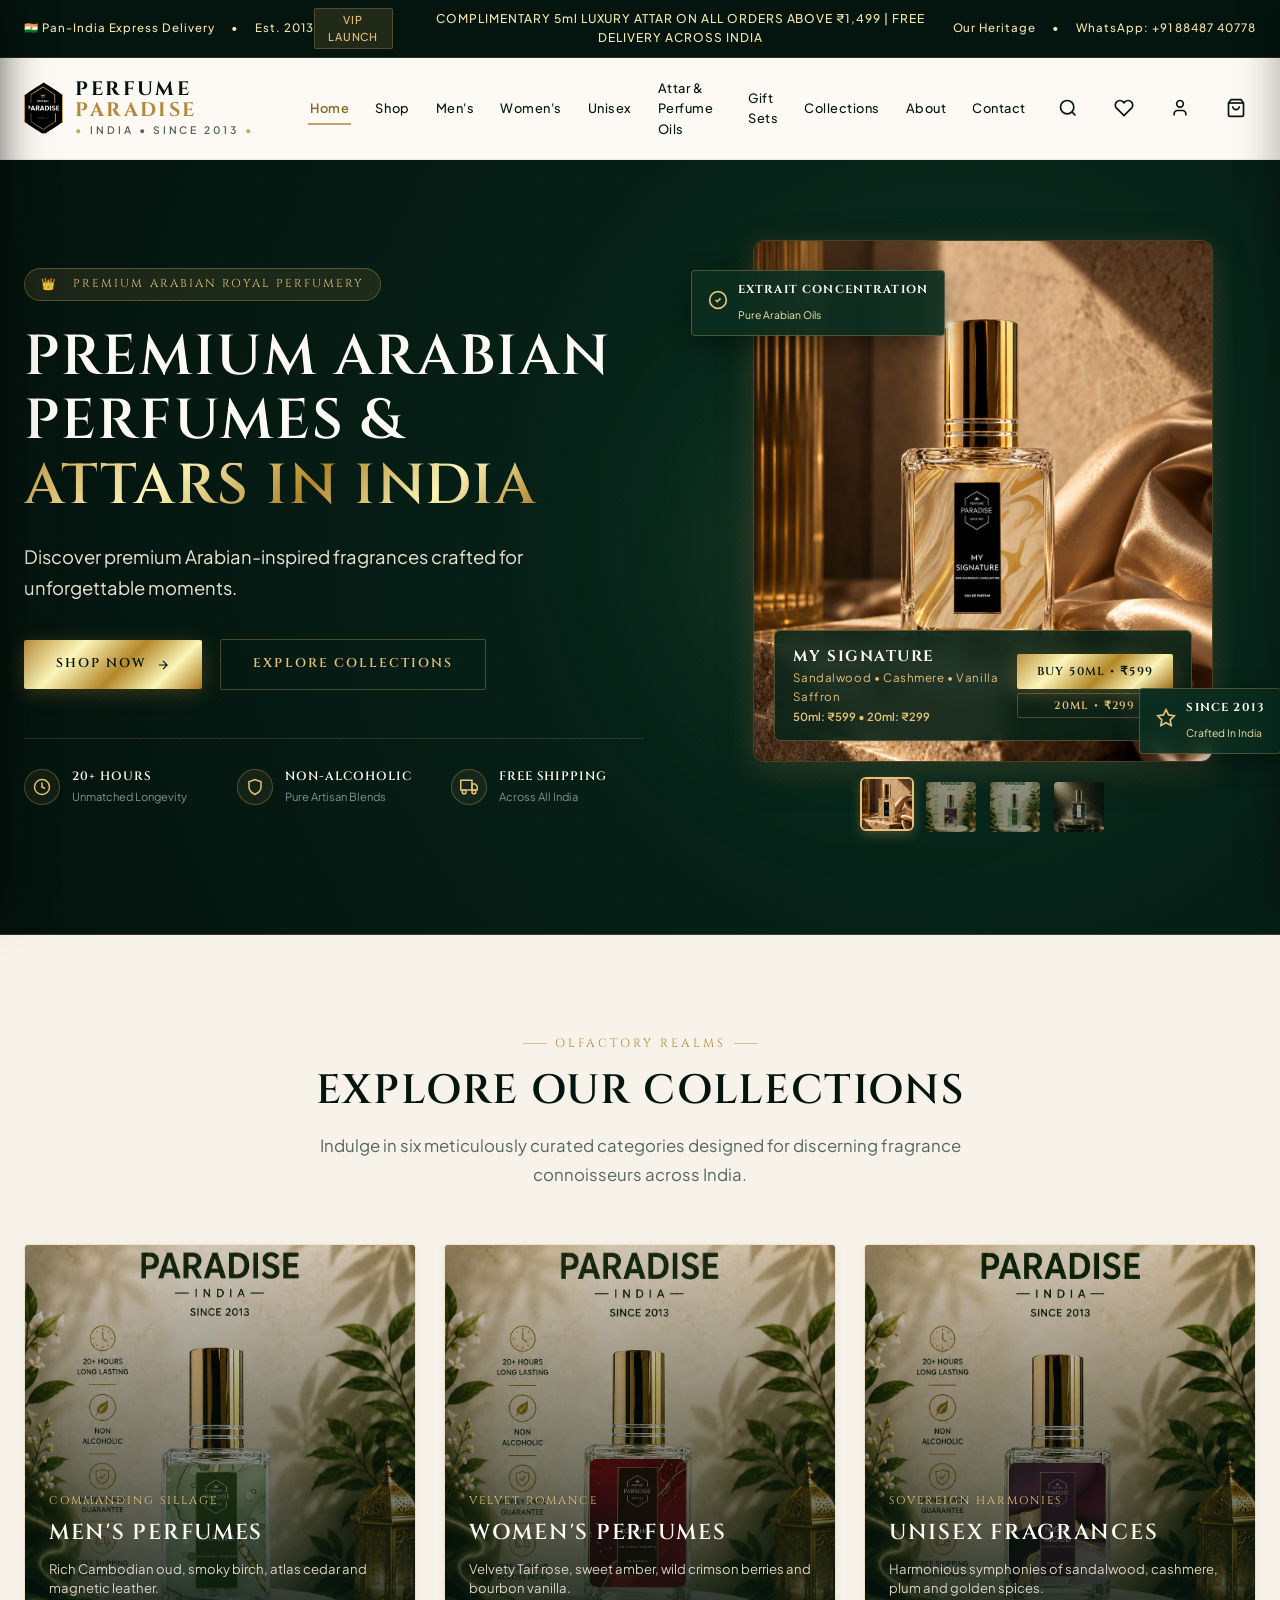
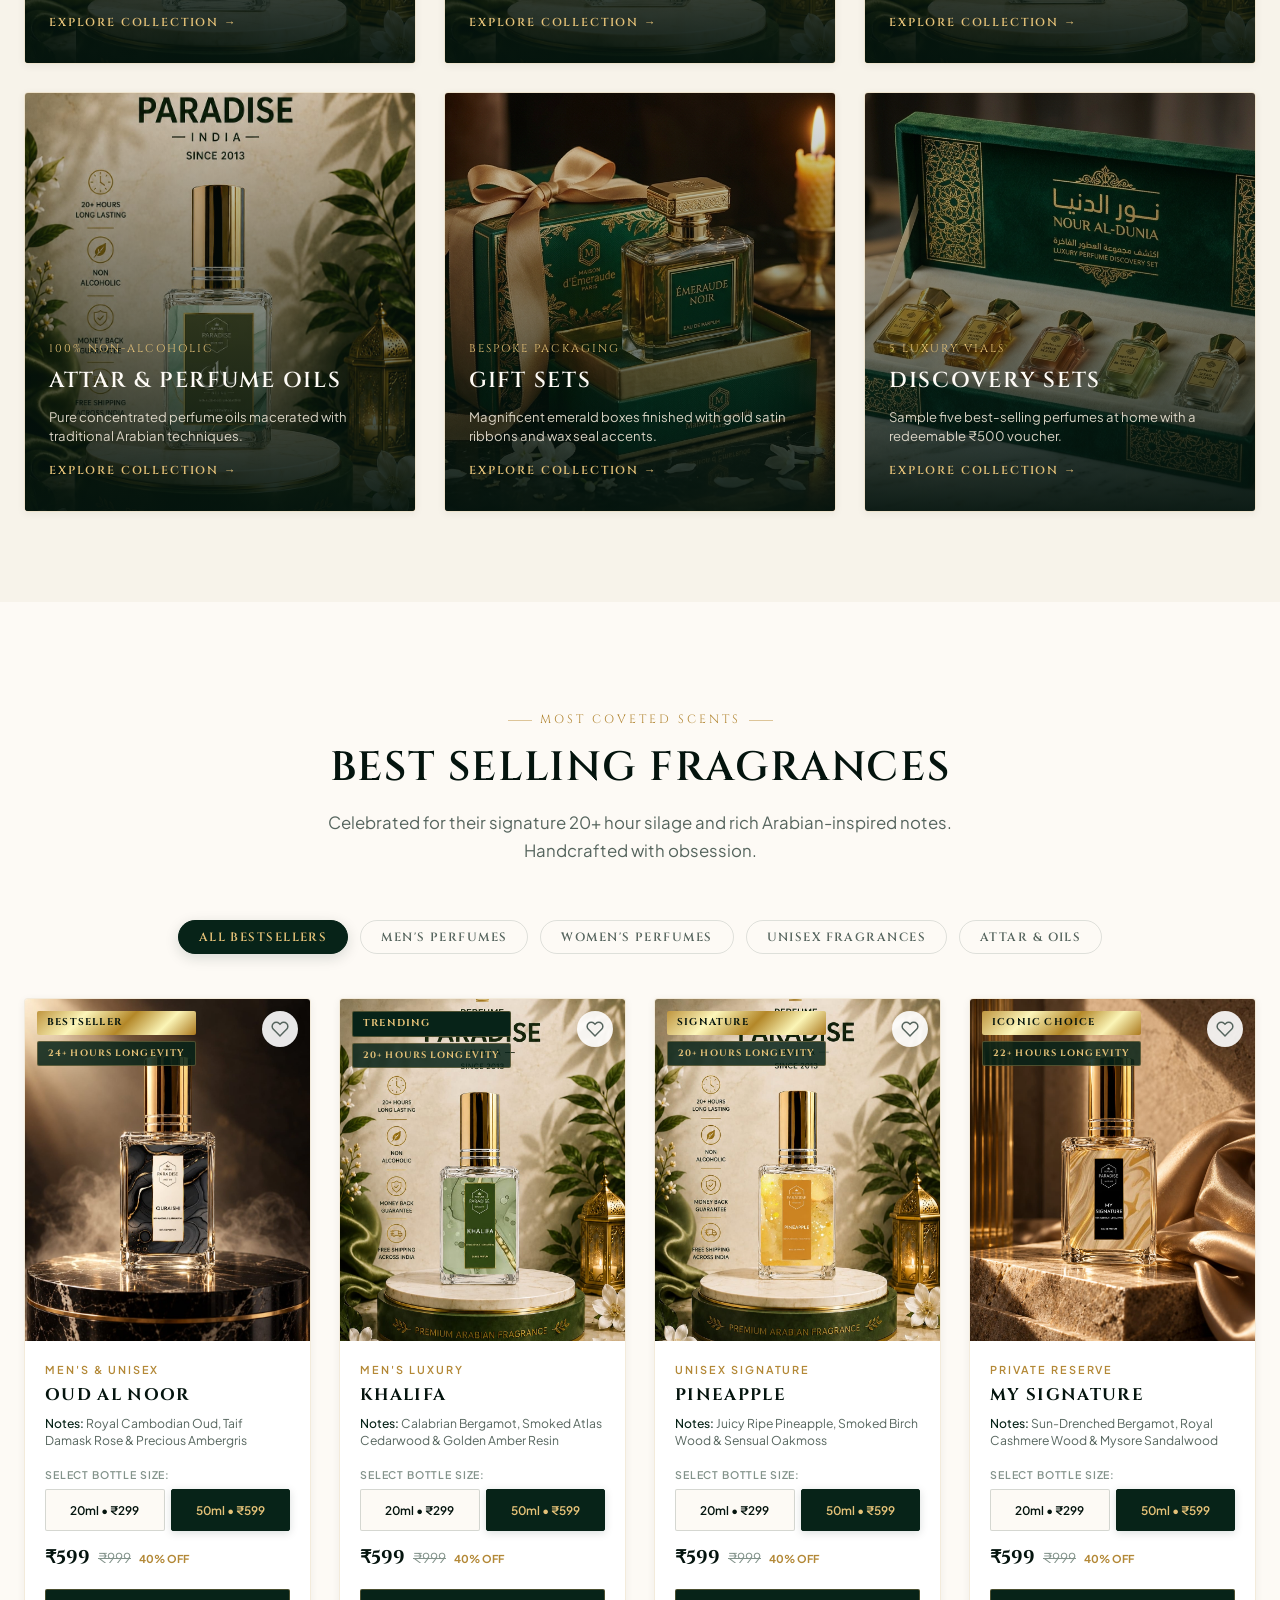
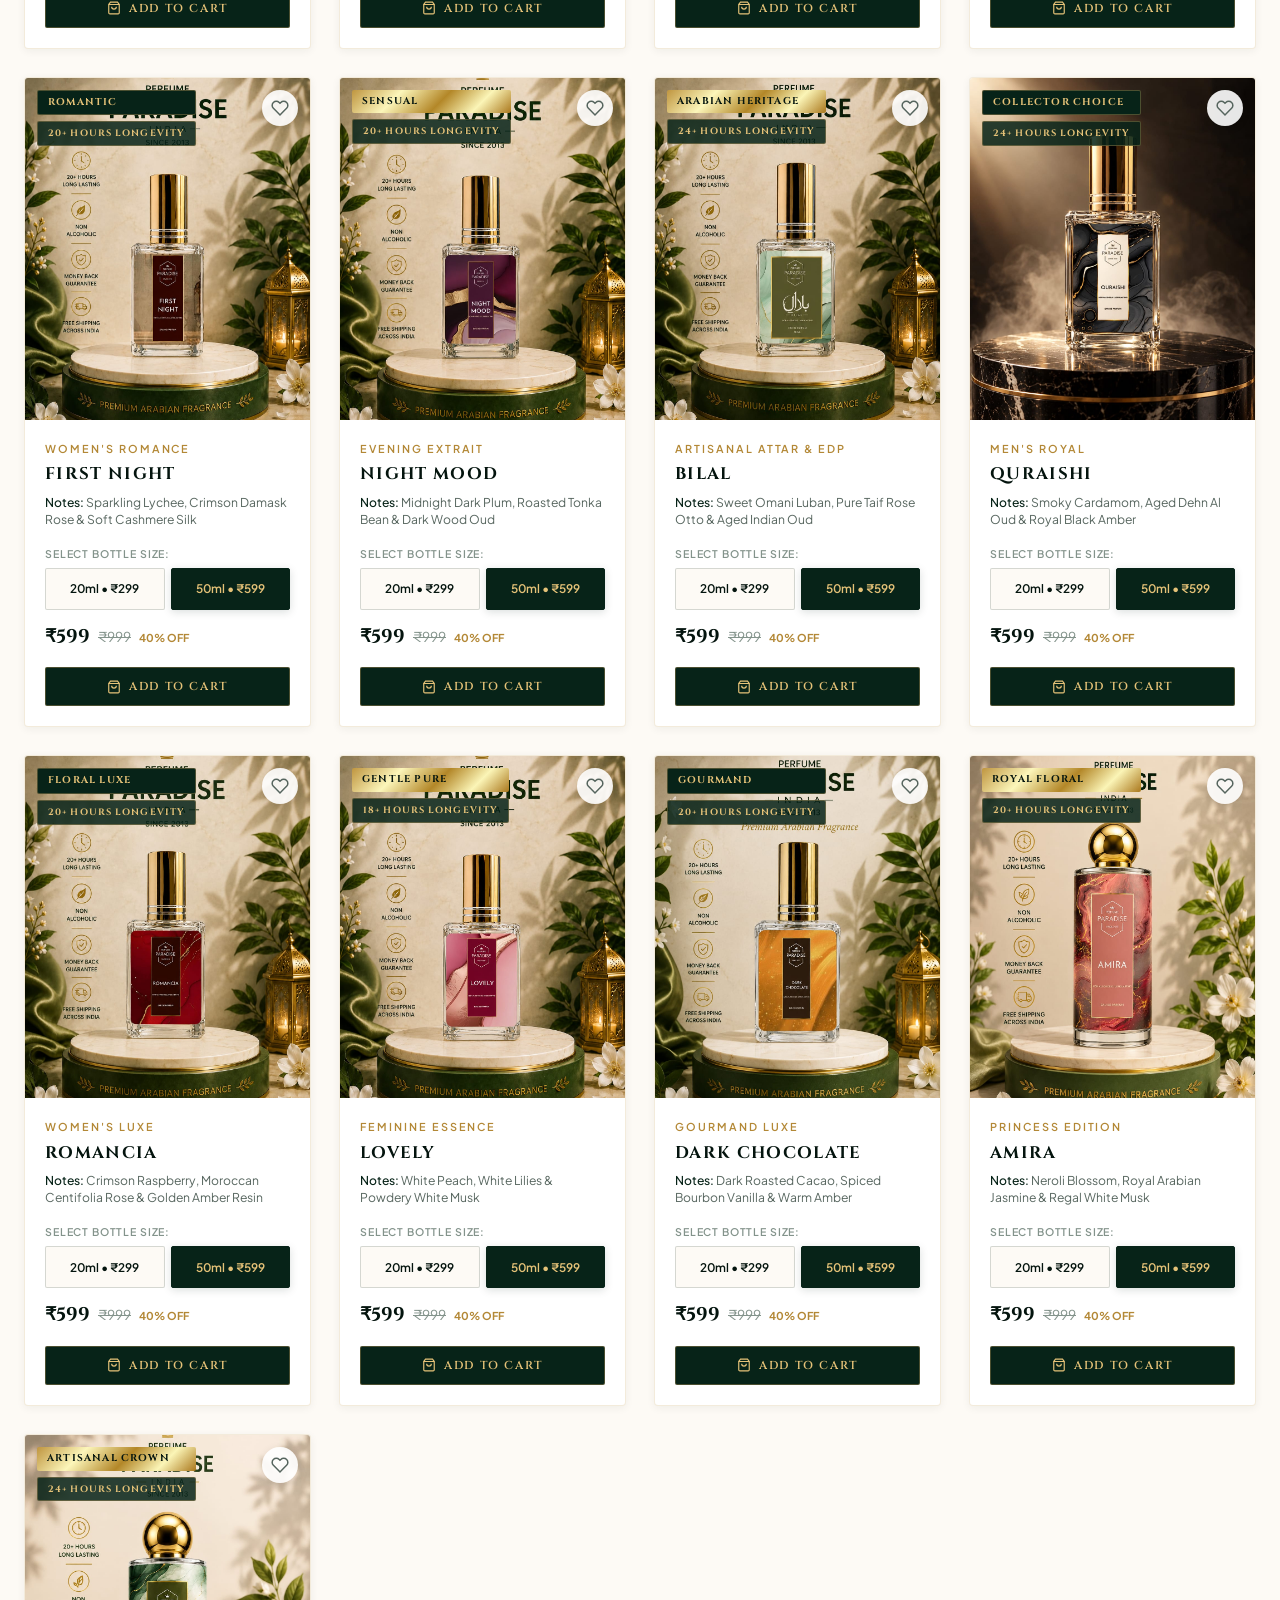
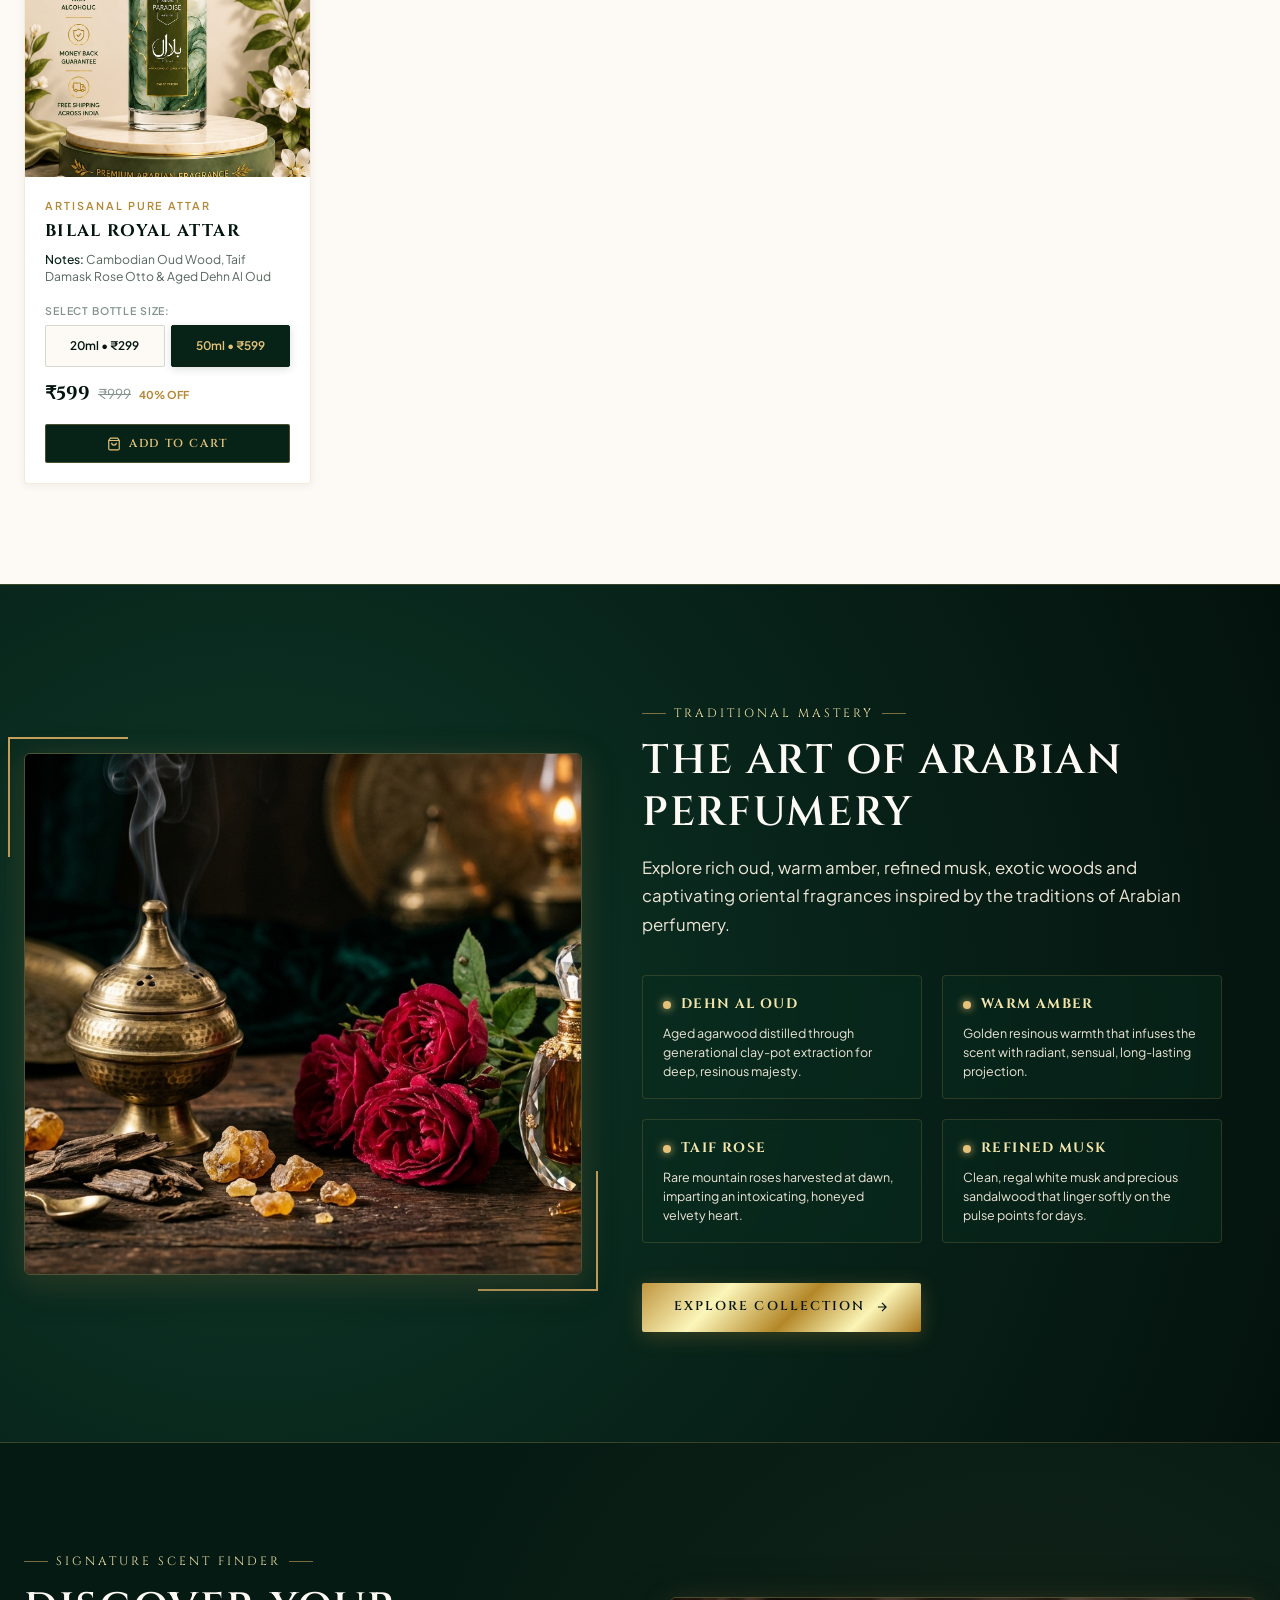
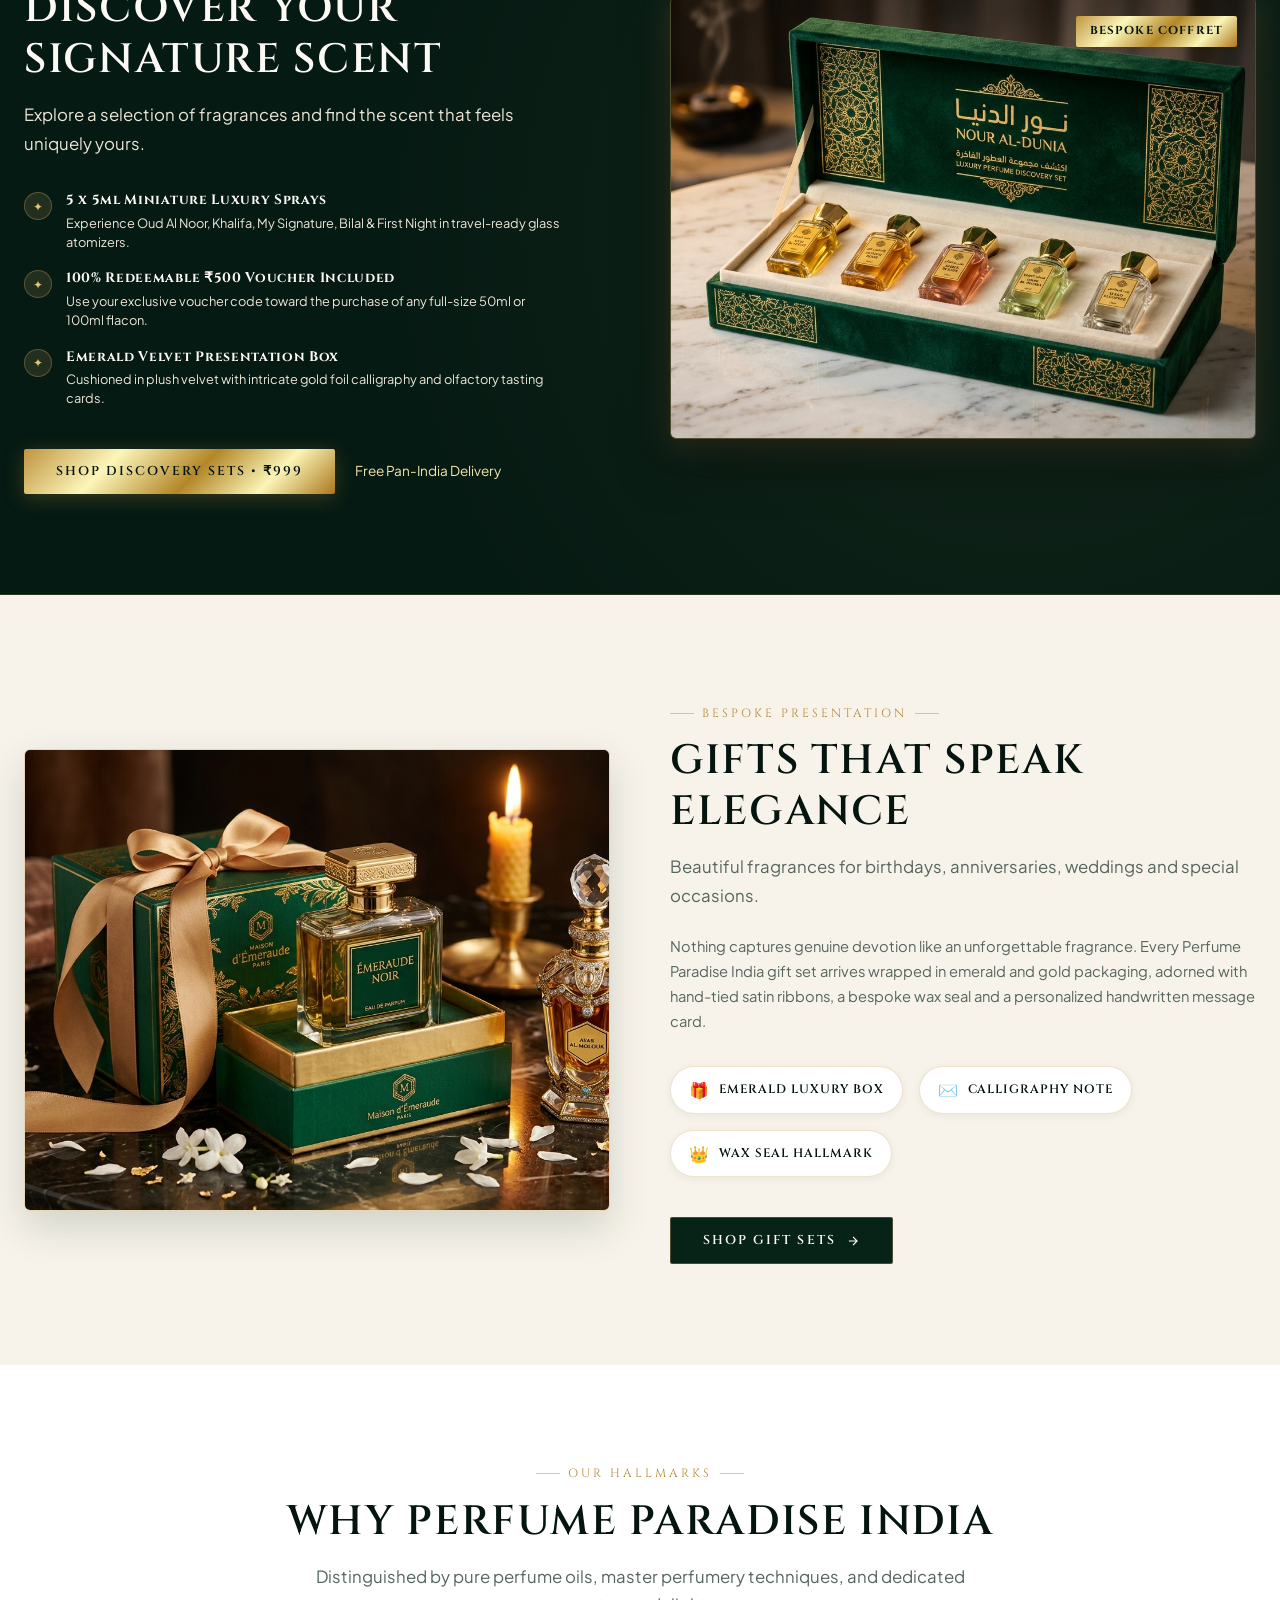
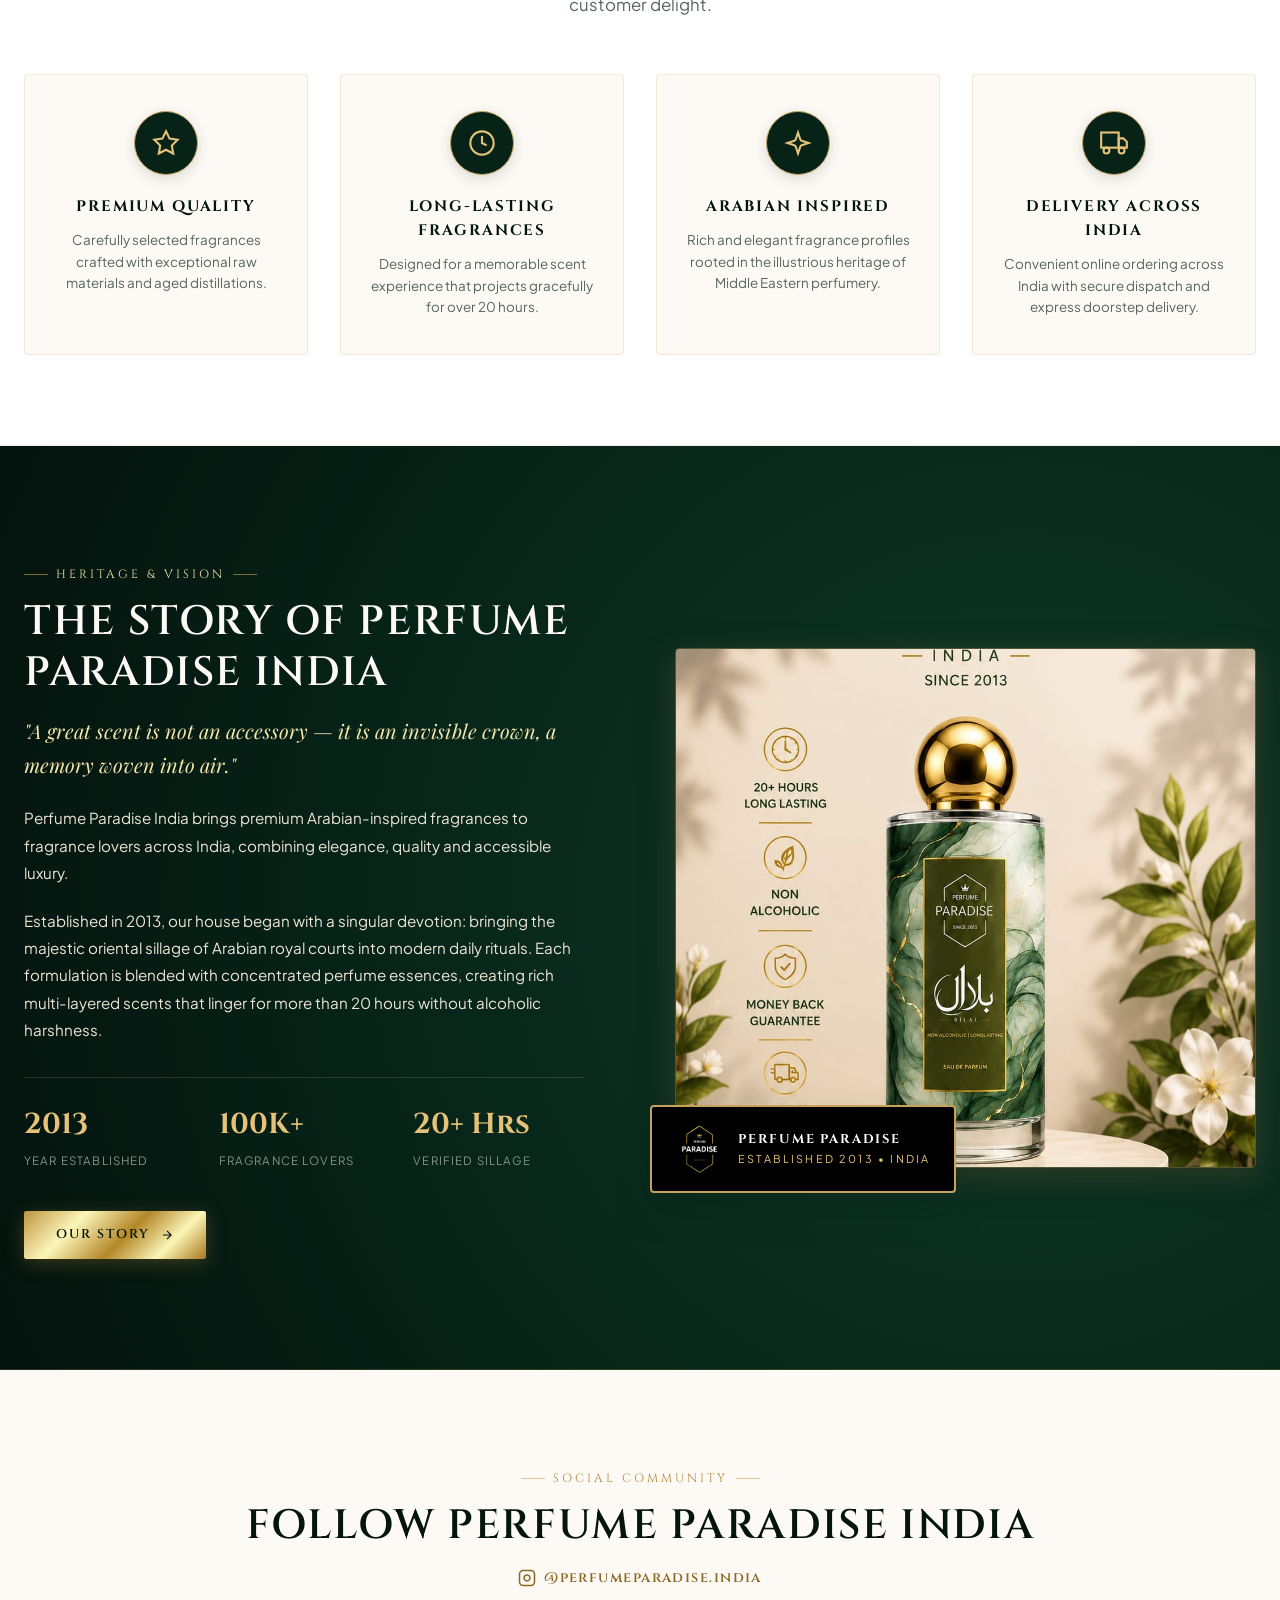
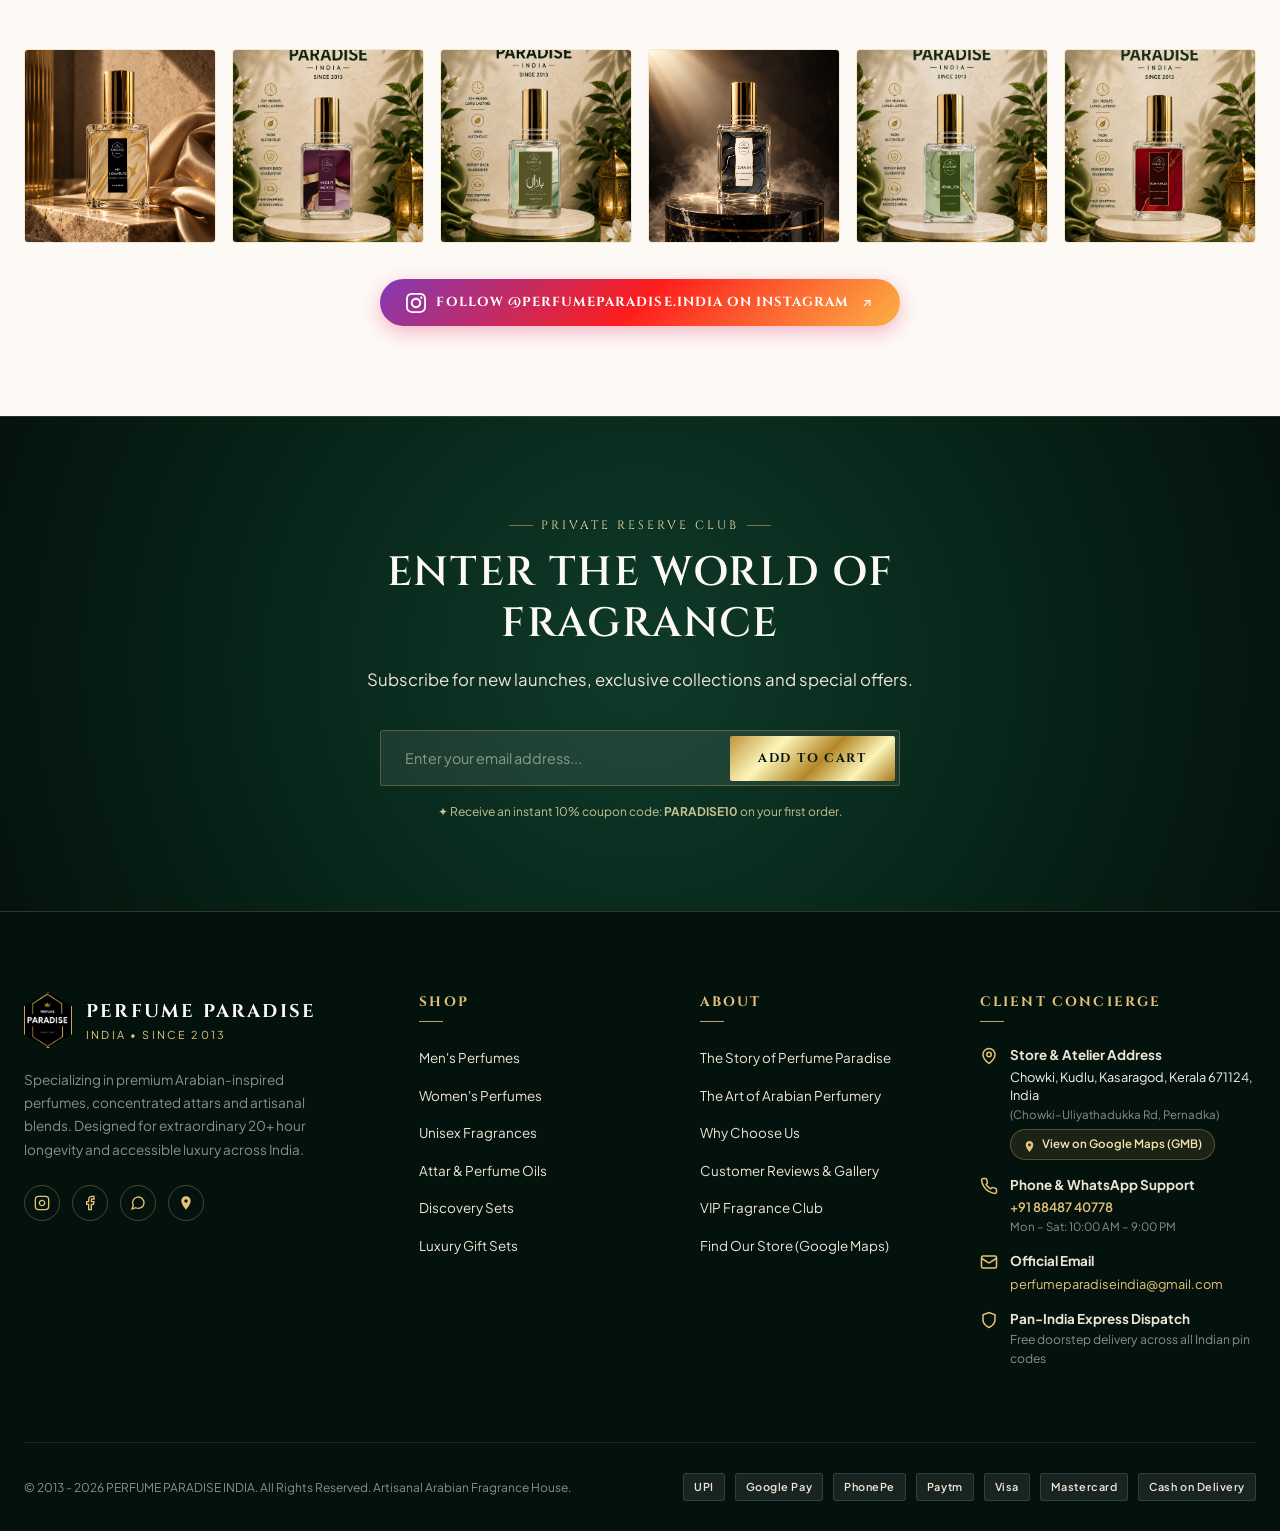
<file: index.html>
<!DOCTYPE html>
<html lang="en">
<head>
  <meta charset="UTF-8">
  <meta http-equiv="X-UA-Compatible" content="IE=edge">
  <meta name="viewport" content="width=device-width, initial-scale=1.0, maximum-scale=5.0">

  <!-- Primary SEO Meta Tags -->
  <title>Perfume Paradise India | Arabian Perfumes & Attars Online</title>
  <meta name="title" content="Perfume Paradise India | Arabian Perfumes & Attars Online">
  <meta name="description" content="Shop premium Arabian-inspired perfumes, non-alcoholic attars & gift sets. 20+ hour longevity, free delivery across India & COD available.">
  <meta name="keywords" content="Perfume Paradise India, Arabian perfumes India, luxury attar online, oud perfumes India, long lasting perfumes, 20ml pocket perfume 299, 50ml perfume 599, Khalifa perfume, Oud Al Noor, My Signature perfume, artisanal attar oils, non-alcoholic perfume, Indian fragrance brand">
  <meta name="author" content="Perfume Paradise India">
  <meta name="publisher" content="Perfume Paradise India">
  <meta name="robots" content="index, follow, max-image-preview:large, max-snippet:-1, max-video-preview:-1">
  <meta name="application-name" content="Perfume Paradise India">
  <meta name="theme-color" content="#04140E">
  <meta name="apple-mobile-web-app-capable" content="yes">
  <meta name="apple-mobile-web-app-status-bar-style" content="black-translucent">
  <meta name="apple-mobile-web-app-title" content="Perfume Paradise">
  <meta name="format-detection" content="telephone=no">

  <!-- Geo & Regional Meta Tags -->
  <meta name="geo.region" content="IN">
  <meta name="geo.placename" content="India">
  <meta name="language" content="English">

  <!-- Canonical URL -->
  <link rel="canonical" href="https://badrumgrl-oss.github.io/perfume-paradise-website/">

  <!-- Favicon & Touch Icons -->
  <link rel="icon" type="image/jpeg" href="assets/images/logo.jpg">
  <link rel="apple-touch-icon" href="assets/images/logo.jpg">

  <!-- Open Graph / Facebook / WhatsApp / LinkedIn -->
  <meta property="og:type" content="website">
  <meta property="og:site_name" content="Perfume Paradise India">
  <meta property="og:url" content="https://badrumgrl-oss.github.io/perfume-paradise-website/">
  <meta property="og:title" content="Perfume Paradise India | Arabian Perfumes & Attars Online">
  <meta property="og:description" content="Shop premium Arabian-inspired perfumes, non-alcoholic attars & gift sets. 20+ hour longevity, free delivery across India & COD available.">
  <meta property="og:image" content="https://badrumgrl-oss.github.io/perfume-paradise-website/assets/images/my-signature.jpg">
  <meta property="og:image:secure_url" content="https://badrumgrl-oss.github.io/perfume-paradise-website/assets/images/my-signature.jpg">
  <meta property="og:image:type" content="image/jpeg">
  <meta property="og:image:width" content="1200">
  <meta property="og:image:height" content="630">
  <meta property="og:image:alt" content="Perfume Paradise India Signature Fragrance Flacon">
  <meta property="og:locale" content="en_IN">

  <!-- Twitter Card Tags -->
  <meta name="twitter:card" content="summary_large_image">
  <meta name="twitter:url" content="https://badrumgrl-oss.github.io/perfume-paradise-website/">
  <meta name="twitter:title" content="Perfume Paradise India | Arabian Perfumes & Attars Online">
  <meta name="twitter:description" content="Shop premium Arabian-inspired perfumes, non-alcoholic attars & gift sets. 20+ hour longevity, free delivery across India & COD available.">
  <meta name="twitter:image" content="https://badrumgrl-oss.github.io/perfume-paradise-website/assets/images/my-signature.jpg">
  <meta name="twitter:image:alt" content="Perfume Paradise India - Premium Arabian Perfumery">

  <!-- Resource Hints & Preconnect -->
  <link rel="preconnect" href="https://fonts.googleapis.com">
  <link rel="preconnect" href="https://fonts.gstatic.com" crossorigin>
  <link rel="stylesheet" href="css/style.css">

  <!-- Schema.org Structured Data (JSON-LD) for Google Rich Results -->
  <script type="application/ld+json">
  {
    "@context": "https://schema.org",
    "@graph": [
      {
        "@type": "Store",
        "@id": "https://badrumgrl-oss.github.io/perfume-paradise-website/#store",
        "name": "Perfume Paradise India",
        "alternateName": "Perfume Paradise",
        "url": "https://badrumgrl-oss.github.io/perfume-paradise-website/",
        "logo": "https://badrumgrl-oss.github.io/perfume-paradise-website/assets/images/logo.jpg",
        "image": "https://badrumgrl-oss.github.io/perfume-paradise-website/assets/images/my-signature.jpg",
        "description": "Premier Indian luxury perfumery brand crafting long-lasting Arabian-inspired Eau de Parfums and concentrated artisanal attars since 2013.",
        "foundingDate": "2013",
        "priceRange": "₹299 - ₹1499",
        "currenciesAccepted": "INR",
        "paymentAccepted": "Cash on Delivery, UPI, Credit Card, Debit Card, Net Banking",
        "telephone": "+91-88487-40778",
        "email": "perfumeparadiseindia@gmail.com",
        "address": {
          "@type": "PostalAddress",
          "streetAddress": "Chowki, Kudlu (Chowki–Uliyathadukka Rd, Pernadka)",
          "addressLocality": "Kasaragod",
          "addressRegion": "Kerala",
          "postalCode": "671124",
          "addressCountry": "IN"
        },
        "hasMap": "https://maps.google.com/?q=Perfume+Paradise+Chowki+Kudlu+Kasaragod+Kerala+671124",
        "sameAs": [
          "https://instagram.com/perfumeparadise.india",
          "https://www.facebook.com/979894081876205/",
          "https://maps.google.com/?q=Perfume+Paradise+Chowki+Kudlu+Kasaragod+Kerala+671124"
        ],
        "areaServed": {
          "@type": "Country",
          "name": "India"
        }
      },
      {
        "@type": "WebSite",
        "@id": "https://badrumgrl-oss.github.io/perfume-paradise-website/#website",
        "url": "https://badrumgrl-oss.github.io/perfume-paradise-website/",
        "name": "Perfume Paradise India",
        "description": "Shop premium Arabian-inspired perfumes, non-alcoholic attars & gift sets. 20+ hour longevity, free delivery across India & COD available.",
        "publisher": {
          "@id": "https://badrumgrl-oss.github.io/perfume-paradise-website/#store"
        },
        "inLanguage": "en-IN"
      },
      {
        "@type": "Product",
        "@id": "https://badrumgrl-oss.github.io/perfume-paradise-website/#product-my-signature",
        "name": "My Signature Eau de Parfum",
        "image": "https://badrumgrl-oss.github.io/perfume-paradise-website/assets/images/my-signature.jpg",
        "description": "Aristocratic Mysore sandalwood harmonized with warm cashmere, vanilla saffron, and white amber. 20+ hours longevity.",
        "sku": "PP-MYSIGNATURE",
        "brand": {
          "@type": "Brand",
          "name": "Perfume Paradise India"
        },
        "offers": {
          "@type": "AggregateOffer",
          "priceCurrency": "INR",
          "lowPrice": "299",
          "highPrice": "599",
          "offerCount": "2",
          "offers": [
            {
              "@type": "Offer",
              "name": "20ml Luxury Pocket Spray",
              "price": "299",
              "priceCurrency": "INR",
              "itemCondition": "https://schema.org/NewCondition",
              "availability": "https://schema.org/InStock",
              "url": "https://badrumgrl-oss.github.io/perfume-paradise-website/#bestsellers"
            },
            {
              "@type": "Offer",
              "name": "50ml Signature Flacon",
              "price": "599",
              "priceCurrency": "INR",
              "itemCondition": "https://schema.org/NewCondition",
              "availability": "https://schema.org/InStock",
              "url": "https://badrumgrl-oss.github.io/perfume-paradise-website/#bestsellers"
            }
          ]
        },
        "aggregateRating": {
          "@type": "AggregateRating",
          "ratingValue": "4.9",
          "reviewCount": "128",
          "bestRating": "5",
          "worstRating": "1"
        }
      },
      {
        "@type": "Product",
        "@id": "https://badrumgrl-oss.github.io/perfume-paradise-website/#product-oud-al-noor",
        "name": "Oud Al Noor Eau de Parfum",
        "image": "https://badrumgrl-oss.github.io/perfume-paradise-website/assets/images/oud-al-noor.jpg",
        "description": "Majestic Cambodian Agarwood, rich ambergris, and sweet Taif rose. 24+ hours longevity.",
        "sku": "PP-OUDALNOOR",
        "brand": {
          "@type": "Brand",
          "name": "Perfume Paradise India"
        },
        "offers": {
          "@type": "AggregateOffer",
          "priceCurrency": "INR",
          "lowPrice": "299",
          "highPrice": "599",
          "offerCount": "2",
          "offers": [
            {
              "@type": "Offer",
              "name": "20ml Luxury Pocket Spray",
              "price": "299",
              "priceCurrency": "INR",
              "itemCondition": "https://schema.org/NewCondition",
              "availability": "https://schema.org/InStock",
              "url": "https://badrumgrl-oss.github.io/perfume-paradise-website/#bestsellers"
            },
            {
              "@type": "Offer",
              "name": "50ml Signature Flacon",
              "price": "599",
              "priceCurrency": "INR",
              "itemCondition": "https://schema.org/NewCondition",
              "availability": "https://schema.org/InStock",
              "url": "https://badrumgrl-oss.github.io/perfume-paradise-website/#bestsellers"
            }
          ]
        },
        "aggregateRating": {
          "@type": "AggregateRating",
          "ratingValue": "4.95",
          "reviewCount": "164",
          "bestRating": "5",
          "worstRating": "1"
        }
      },
      {
        "@type": "Product",
        "@id": "https://badrumgrl-oss.github.io/perfume-paradise-website/#product-khalifa",
        "name": "Khalifa Royal Extrait",
        "image": "https://badrumgrl-oss.github.io/perfume-paradise-website/assets/images/khalifa.jpg",
        "description": "Smoked Moroccan cedarwood, velvet Bulgarian rose, and liquid golden amber. 20+ hours longevity.",
        "sku": "PP-KHALIFA",
        "brand": {
          "@type": "Brand",
          "name": "Perfume Paradise India"
        },
        "offers": {
          "@type": "AggregateOffer",
          "priceCurrency": "INR",
          "lowPrice": "299",
          "highPrice": "599",
          "offerCount": "2",
          "offers": [
            {
              "@type": "Offer",
              "name": "20ml Luxury Pocket Spray",
              "price": "299",
              "priceCurrency": "INR",
              "itemCondition": "https://schema.org/NewCondition",
              "availability": "https://schema.org/InStock",
              "url": "https://badrumgrl-oss.github.io/perfume-paradise-website/#bestsellers"
            },
            {
              "@type": "Offer",
              "name": "50ml Signature Flacon",
              "price": "599",
              "priceCurrency": "INR",
              "itemCondition": "https://schema.org/NewCondition",
              "availability": "https://schema.org/InStock",
              "url": "https://badrumgrl-oss.github.io/perfume-paradise-website/#bestsellers"
            }
          ]
        },
        "aggregateRating": {
          "@type": "AggregateRating",
          "ratingValue": "4.88",
          "reviewCount": "98",
          "bestRating": "5",
          "worstRating": "1"
        }
      }
    ]
  }
  </script>
</head>
<body>

  <!-- ==========================================================================
       ANNOUNCEMENT BAR
       ========================================================================== -->
  <div class="announcement-bar">
    <div class="container announcement-inner">
      <div class="announcement-actions">
        <span>🇮🇳 Pan-India Express Delivery</span>
        <span>•</span>
        <span>Est. 2013</span>
      </div>

      <div class="announcement-text">
        <span class="announcement-pill">VIP Launch</span>
        <span>COMPLIMENTARY 5ml LUXURY ATTAR ON ALL ORDERS ABOVE ₹1,499 | FREE DELIVERY ACROSS INDIA</span>
      </div>

      <div class="announcement-actions">
        <a href="#about">Our Heritage</a>
        <span>•</span>
        <a href="https://wa.me/918848740778?text=Hello%20Perfume%20Paradise%20India,%20I%20would%20like%20to%20inquire%20about%20your%20fragrances" target="_blank" rel="noopener">WhatsApp: +91 88487 40778</a>
      </div>
    </div>
  </div>

  <!-- ==========================================================================
       HEADER & NAVIGATION
       ========================================================================== -->
  <header class="site-header">
    <div class="container nav-container">
      
      <!-- Brand Logo -->
      <a href="#" class="brand-logo-wrap">
        <div class="brand-crest">
          <img src="assets/images/logo.jpg" alt="Perfume Paradise India Crest Logo">
        </div>
        <div class="brand-text-block">
          <div class="brand-name">PERFUME <span>PARADISE</span></div>
          <div class="brand-subtext">INDIA • SINCE 2013</div>
        </div>
      </a>

      <!-- Desktop Navigation Links -->
      <nav class="main-nav" aria-label="Main Navigation">
        <a href="#hero" class="nav-link active" data-nav="home">Home</a>
        <a href="?category=all" class="nav-link" data-nav-category="all">Shop</a>
        <a href="?category=mens" class="nav-link" data-nav-category="mens">Men's</a>
        <a href="?category=womens" class="nav-link" data-nav-category="womens">Women's</a>
        <a href="?category=unisex" class="nav-link" data-nav-category="unisex">Unisex</a>
        <a href="?category=attar" class="nav-link" data-nav-category="attar">Attar & Perfume Oils</a>
        <a href="#gifting" class="nav-link" data-nav="gifting">Gift Sets</a>
        <a href="#categories" class="nav-link" data-nav="categories">Collections</a>
        <a href="#about" class="nav-link" data-nav="about">About</a>
        <a href="#footer" class="nav-link" data-nav="footer">Contact</a>
      </nav>

      <!-- Utility Icons -->
      <div class="nav-actions">
        <button class="nav-action-btn" id="searchToggleBtn" title="Search Fragrances" aria-label="Search">
          <svg width="20" height="20" viewBox="0 0 24 24" fill="none" stroke="currentColor" stroke-width="2">
            <circle cx="11" cy="11" r="8"></circle>
            <path d="m21 21-4.3-4.3"></path>
          </svg>
        </button>

        <button class="nav-action-btn" id="wishlistToggleBtn" title="Wishlist" aria-label="Wishlist" onclick="showToast('Your saved wishlist items can be viewed in products');">
          <svg width="20" height="20" viewBox="0 0 24 24" fill="none" stroke="currentColor" stroke-width="2">
            <path d="M20.84 4.61a5.5 5.5 0 0 0-7.78 0L12 5.67l-1.06-1.06a5.5 5.5 0 0 0-7.78 7.78l1.06 1.06L12 21.23l7.78-7.78 1.06-1.06a5.5 5.5 0 0 0 0-7.78z"></path>
          </svg>
          <span class="badge-count" id="wishlistBadge" style="display:none;">0</span>
        </button>

        <button class="nav-action-btn" id="accountToggleBtn" title="My Account" aria-label="Account" onclick="showToast('VIP Member Portal: Login or enter email at checkout');">
          <svg width="20" height="20" viewBox="0 0 24 24" fill="none" stroke="currentColor" stroke-width="2">
            <path d="M19 21v-2a4 4 0 0 0-4-4H9a4 4 0 0 0-4 4v2"></path>
            <circle cx="12" cy="7" r="4"></circle>
          </svg>
        </button>

        <button class="nav-action-btn" id="cartToggleBtn" title="Shopping Bag" aria-label="Cart">
          <svg width="20" height="20" viewBox="0 0 24 24" fill="none" stroke="currentColor" stroke-width="2">
            <path d="M6 2 3 6v14a2 2 0 0 0 2 2h14a2 2 0 0 0 2-2V6l-3-4Z"></path>
            <path d="M3 6h18"></path>
            <path d="M16 10a4 4 0 0 1-8 0"></path>
          </svg>
          <span class="badge-count" id="cartBadge">0</span>
        </button>

        <!-- Mobile Hamburger -->
        <button class="mobile-menu-toggle" id="mobileMenuToggle" aria-label="Toggle Menu">
          <span></span>
          <span></span>
          <span></span>
        </button>
      </div>

    </div>
  </header>

  <!-- ==========================================================================
       HERO SECTION
       ========================================================================== -->
  <section class="hero-section" id="hero">
    <div class="hero-pattern-bg"></div>
    <div class="hero-glow"></div>

    <div class="container hero-grid">
      
      <!-- Left Content -->
      <div class="hero-content">
        <div class="hero-badge-pill">
          <span class="crown-icon">👑</span>
          <span>PREMIUM ARABIAN ROYAL PERFUMERY</span>
        </div>

        <h1 class="hero-title">
          PREMIUM ARABIAN PERFUMES & <br>
          <span class="highlight-gold">ATTARS IN INDIA</span>
        </h1>

        <p class="hero-description">
          Discover premium Arabian-inspired fragrances crafted for unforgettable moments.
        </p>

        <div class="hero-cta-group">
          <a href="#bestsellers" class="btn btn-primary">
            <span>SHOP NOW</span>
            <svg width="14" height="14" viewBox="0 0 24 24" fill="none" stroke="currentColor" stroke-width="2"><path d="M5 12h14m-7-7 7 7-7 7"/></svg>
          </a>
          <a href="#categories" class="btn btn-secondary">
            <span>EXPLORE COLLECTIONS</span>
          </a>
        </div>

        <!-- 3 Pillars Features Bar -->
        <div class="hero-features-bar">
          <div class="hero-feature-item">
            <div class="hero-feat-icon">
              <svg width="18" height="18" viewBox="0 0 24 24" fill="none" stroke="currentColor" stroke-width="2"><circle cx="12" cy="12" r="10"/><polyline points="12 6 12 12 16 14"/></svg>
            </div>
            <div class="hero-feat-text">
              <h5>20+ HOURS</h5>
              <p>Unmatched Longevity</p>
            </div>
          </div>

          <div class="hero-feature-item">
            <div class="hero-feat-icon">
              <svg width="18" height="18" viewBox="0 0 24 24" fill="none" stroke="currentColor" stroke-width="2"><path d="M12 22s8-4 8-10V5l-8-3-8 3v7c0 6 8 10 8 10z"/></svg>
            </div>
            <div class="hero-feat-text">
              <h5>NON-ALCOHOLIC</h5>
              <p>Pure Artisan Blends</p>
            </div>
          </div>

          <div class="hero-feature-item">
            <div class="hero-feat-icon">
              <svg width="18" height="18" viewBox="0 0 24 24" fill="none" stroke="currentColor" stroke-width="2"><rect x="1" y="3" width="15" height="13"/><polygon points="16 8 20 8 23 11 23 16 16 16 16 8"/><circle cx="5.5" cy="18.5" r="2.5"/><circle cx="18.5" cy="18.5" r="2.5"/></svg>
            </div>
            <div class="hero-feat-text">
              <h5>FREE SHIPPING</h5>
              <p>Across All India</p>
            </div>
          </div>
        </div>
      </div>

      <!-- Right Visual Stage -->
      <div class="hero-stage">
        
        <!-- Floating Longevity Badge -->
        <div class="floating-badge">
          <div class="floating-badge-icon">
            <svg width="20" height="20" viewBox="0 0 24 24" fill="none" stroke="currentColor" stroke-width="2"><circle cx="12" cy="12" r="10"/><path d="m9 12 2 2 4-4"/></svg>
          </div>
          <div class="floating-badge-text">
            <h6>EXTRAIT CONCENTRATION</h6>
            <span>Pure Arabian Oils</span>
          </div>
        </div>

        <!-- Floating Heritage Badge -->
        <div class="floating-badge right">
          <div class="floating-badge-icon">
            <svg width="20" height="20" viewBox="0 0 24 24" fill="none" stroke="currentColor" stroke-width="2"><path d="M12 2l3.09 6.26L22 9.27l-5 4.87 1.18 6.88L12 17.77l-6.18 3.25L7 14.14 2 9.27l6.91-1.01L12 2z"/></svg>
          </div>
          <div class="floating-badge-text">
            <h6>SINCE 2013</h6>
            <span>Crafted In India</span>
          </div>
        </div>

        <!-- Main Bottle Showcase Card -->
        <div class="hero-bottle-frame">
          <img src="assets/images/my-signature.jpg" id="heroBottleImg" alt="Perfume Paradise India - My Signature Bottle on Marble with Warm Gold Silk">
          
          <div class="hero-bottle-tag">
            <div class="hero-bottle-info">
              <h4 id="heroBottleTitle">MY SIGNATURE</h4>
              <p id="heroBottleNotes">Sandalwood • Cashmere • Vanilla Saffron</p>
              <div style="font-size:0.7rem; color:var(--gold-400); margin-top:2px; font-weight:600;">50ml: ₹599 • 20ml: ₹299</div>
            </div>
            <div style="display:flex; flex-direction:column; gap:4px;">
              <button class="btn btn-primary btn-sm" onclick="addToCart('my-signature', '50ml', 599)">
                BUY 50ml • ₹599
              </button>
              <button class="btn btn-secondary btn-sm" style="padding:4px 8px; font-size:0.68rem;" onclick="addToCart('my-signature', '20ml', 299)">
                20ml • ₹299
              </button>
            </div>
          </div>
        </div>

        <!-- Interactive Scent Switchers -->
        <div class="hero-bottle-switchers" title="Click to view iconic blends">
          <button class="hero-thumb-btn active" data-scent="my-signature" title="My Signature">
            <img src="assets/images/my-signature.jpg" alt="My Signature">
          </button>
          <button class="hero-thumb-btn" data-scent="night-mood" title="Night Mood">
            <img src="assets/images/night-mood.jpg" alt="Night Mood">
          </button>
          <button class="hero-thumb-btn" data-scent="khalifa" title="Khalifa">
            <img src="assets/images/khalifa.jpg" alt="Khalifa">
          </button>
          <button class="hero-thumb-btn" data-scent="quraishi" title="Quraishi">
            <img src="assets/images/quraishi.jpg" alt="Quraishi">
          </button>
        </div>

      </div>

    </div>
  </section>

  <!-- ==========================================================================
       CATEGORIES SECTION (6 Cards)
       ========================================================================== -->
  <section class="categories-section" id="categories">
    <div class="container">
      <div class="section-header">
        <div class="section-label">Olfactory Realms</div>
        <h2 class="section-title">EXPLORE OUR COLLECTIONS</h2>
        <p class="section-subtitle">
          Indulge in six meticulously curated categories designed for discerning fragrance connoisseurs across India.
        </p>
      </div>

      <div class="categories-grid">
        
        <!-- 1. Men's Perfumes -->
        <a href="?category=mens" class="category-card" data-category="mens">
          <img class="category-img" src="assets/images/khalifa.jpg" alt="Men's Perfumes Collection">
          <div class="category-overlay">
            <span class="category-count">Commanding Sillage</span>
            <h3 class="category-name">Men's Perfumes</h3>
            <p class="category-desc">Rich Cambodian oud, smoky birch, atlas cedar and magnetic leather.</p>
            <span class="category-action">Explore Collection →</span>
          </div>
        </a>

        <!-- 2. Women's Perfumes -->
        <a href="?category=womens" class="category-card" data-category="womens">
          <img class="category-img" src="assets/images/romancia.jpg" alt="Women's Perfumes Collection">
          <div class="category-overlay">
            <span class="category-count">Velvet Romance</span>
            <h3 class="category-name">Women's Perfumes</h3>
            <p class="category-desc">Velvety Taif rose, sweet amber, wild crimson berries and bourbon vanilla.</p>
            <span class="category-action">Explore Collection →</span>
          </div>
        </a>

        <!-- 3. Unisex Fragrances -->
        <a href="?category=unisex" class="category-card" data-category="unisex">
          <img class="category-img" src="assets/images/night-mood.jpg" alt="Unisex Fragrances Collection">
          <div class="category-overlay">
            <span class="category-count">Sovereign Harmonies</span>
            <h3 class="category-name">Unisex Fragrances</h3>
            <p class="category-desc">Harmonious symphonies of sandalwood, cashmere, plum and golden spices.</p>
            <span class="category-action">Explore Collection →</span>
          </div>
        </a>

        <!-- 4. Attar & Perfume Oils -->
        <a href="?category=attar" class="category-card" data-category="attar">
          <img class="category-img" src="assets/images/bilal.jpg" alt="Attar & Perfume Oils Collection">
          <div class="category-overlay">
            <span class="category-count">100% Non-Alcoholic</span>
            <h3 class="category-name">Attar & Perfume Oils</h3>
            <p class="category-desc">Pure concentrated perfume oils macerated with traditional Arabian techniques.</p>
            <span class="category-action">Explore Collection →</span>
          </div>
        </a>

        <!-- 5. Gift Sets -->
        <a href="#gifting" class="category-card">
          <img class="category-img" src="assets/images/gift-sets.jpg" alt="Gift Sets Collection">
          <div class="category-overlay">
            <span class="category-count">Bespoke Packaging</span>
            <h3 class="category-name">Gift Sets</h3>
            <p class="category-desc">Magnificent emerald boxes finished with gold satin ribbons and wax seal accents.</p>
            <span class="category-action">Explore Collection →</span>
          </div>
        </a>

        <!-- 6. Discovery Sets -->
        <a href="#discovery" class="category-card">
          <img class="category-img" src="assets/images/discovery-box.jpg" alt="Discovery Sets Collection">
          <div class="category-overlay">
            <span class="category-count">5 Luxury Vials</span>
            <h3 class="category-name">Discovery Sets</h3>
            <p class="category-desc">Sample five best-selling perfumes at home with a redeemable ₹500 voucher.</p>
            <span class="category-action">Explore Collection →</span>
          </div>
        </a>

      </div>
    </div>
  </section>

  <!-- ==========================================================================
       BEST SELLERS SECTION
       ========================================================================== -->
  <section class="bestsellers-section" id="bestsellers">
    <div class="container">
      
      <div class="section-header">
        <div class="section-label" id="catalogSectionLabel">Most Coveted Scents</div>
        <h2 class="section-title" id="catalogSectionTitle">BEST SELLING FRAGRANCES</h2>
        <p class="section-subtitle" id="catalogSectionDesc">
          Celebrated for their signature 20+ hour silage and rich Arabian-inspired notes. Handcrafted with obsession.
        </p>
      </div>

      <!-- Category Filter Pills -->
      <div class="filter-nav">
        <button type="button" class="filter-btn active" data-filter="all">All Bestsellers</button>
        <button type="button" class="filter-btn" data-filter="mens">Men's Perfumes</button>
        <button type="button" class="filter-btn" data-filter="womens">Women's Perfumes</button>
        <button type="button" class="filter-btn" data-filter="unisex">Unisex Fragrances</button>
        <button type="button" class="filter-btn" data-filter="attar">Attar & Oils</button>
      </div>

      <!-- Active Category Breadcrumb & Info Banner -->
      <div class="category-meta-banner" id="categoryActiveBanner" style="display:none;"></div>

      <!-- Dynamic Product Grid -->
      <div class="products-grid" id="productsContainer">
        <!-- Rendered via JS -->
      </div>

    </div>
  </section>

  <!-- ==========================================================================
       ARABIAN COLLECTION SECTION
       ========================================================================== -->
  <section class="arabian-section" id="arabian-art">
    <div class="container arabian-grid">
      
      <!-- Visual with Agarwood, Mabkhara & Damask Rose -->
      <div class="arabian-visual-stage">
        <div class="arabian-frame-decor"></div>
        <div class="arabian-frame-decor br"></div>
        <div class="arabian-visual-box">
          <img src="assets/images/arabian-art.jpg" alt="The Art of Arabian Perfumery - Oud Wood, Mabkhara Incense and Damask Roses">
        </div>
      </div>

      <!-- Editorial Narrative & Notes Breakdown -->
      <div class="arabian-content">
        <div class="section-label" style="color:var(--gold-300);">Traditional Mastery</div>
        <h2 class="section-title light">THE ART OF ARABIAN PERFUMERY</h2>
        
        <p class="section-subtitle light" style="margin: 0 0 24px 0; text-align: left;">
          Explore rich oud, warm amber, refined musk, exotic woods and captivating oriental fragrances inspired by the traditions of Arabian perfumery.
        </p>

        <!-- 4 Note Pillars -->
        <div class="arabian-notes-grid">
          <div class="arabian-note-card">
            <div class="note-head">
              <span class="note-bullet"></span>
              <h4 class="note-title">DEHN AL OUD</h4>
            </div>
            <p class="note-desc">Aged agarwood distilled through generational clay-pot extraction for deep, resinous majesty.</p>
          </div>

          <div class="arabian-note-card">
            <div class="note-head">
              <span class="note-bullet"></span>
              <h4 class="note-title">WARM AMBER</h4>
            </div>
            <p class="note-desc">Golden resinous warmth that infuses the scent with radiant, sensual, long-lasting projection.</p>
          </div>

          <div class="arabian-note-card">
            <div class="note-head">
              <span class="note-bullet"></span>
              <h4 class="note-title">TAIF ROSE</h4>
            </div>
            <p class="note-desc">Rare mountain roses harvested at dawn, imparting an intoxicating, honeyed velvety heart.</p>
          </div>

          <div class="arabian-note-card">
            <div class="note-head">
              <span class="note-bullet"></span>
              <h4 class="note-title">REFINED MUSK</h4>
            </div>
            <p class="note-desc">Clean, regal white musk and precious sandalwood that linger softly on the pulse points for days.</p>
          </div>
        </div>

        <a href="#bestsellers" class="btn btn-primary" onclick="currentCategory='all'; renderProducts();">
          <span>EXPLORE COLLECTION</span>
          <svg width="14" height="14" viewBox="0 0 24 24" fill="none" stroke="currentColor" stroke-width="2"><path d="M5 12h14m-7-7 7 7-7 7"/></svg>
        </a>
      </div>

    </div>
  </section>

  <!-- ==========================================================================
       DISCOVERY SET SECTION (Dark Emerald)
       ========================================================================== -->
  <section class="discovery-section" id="discovery">
    <div class="discovery-bg-ornament"></div>

    <div class="container discovery-grid">
      
      <!-- Content Left -->
      <div class="discovery-content">
        <div class="section-label" style="color:var(--gold-300);">Signature Scent Finder</div>
        <h2 class="section-title light">DISCOVER YOUR SIGNATURE SCENT</h2>
        
        <p class="section-subtitle light" style="margin: 0; text-align: left;">
          Explore a selection of fragrances and find the scent that feels uniquely yours.
        </p>

        <div class="discovery-features-list">
          <div class="discovery-feature-line">
            <div class="line-icon">✦</div>
            <div>
              <strong>5 x 5ml Miniature Luxury Sprays</strong>
              <p>Experience Oud Al Noor, Khalifa, My Signature, Bilal & First Night in travel-ready glass atomizers.</p>
            </div>
          </div>

          <div class="discovery-feature-line">
            <div class="line-icon">✦</div>
            <div>
              <strong>100% Redeemable ₹500 Voucher Included</strong>
              <p>Use your exclusive voucher code toward the purchase of any full-size 50ml or 100ml flacon.</p>
            </div>
          </div>

          <div class="discovery-feature-line">
            <div class="line-icon">✦</div>
            <div>
              <strong>Emerald Velvet Presentation Box</strong>
              <p>Cushioned in plush velvet with intricate gold foil calligraphy and olfactory tasting cards.</p>
            </div>
          </div>
        </div>

        <div style="display:flex; align-items:center; gap:20px; flex-wrap:wrap;">
          <button class="btn btn-primary" onclick="addToCart('oud-al-noor', '5-Vial Discovery Coffret Set')">
            <span>SHOP DISCOVERY SETS • ₹999</span>
          </button>
          <span style="font-size:0.85rem; color:var(--gold-300);">Free Pan-India Delivery</span>
        </div>
      </div>

      <!-- Coffret Box Image Right -->
      <div class="discovery-box-preview">
        <span class="discovery-ribbon">Bespoke Coffret</span>
        <img src="assets/images/discovery-box.jpg" alt="Perfume Paradise India Luxury Discovery Set Box in Emerald Velvet">
      </div>

    </div>
  </section>

  <!-- ==========================================================================
       GIFTING SECTION
       ========================================================================== -->
  <section class="gifting-section" id="gifting">
    <div class="container gifting-grid">
      
      <!-- Gifting Visual Left -->
      <div class="gifting-media-wrapper">
        <div class="gifting-image-frame">
          <img src="assets/images/gift-sets.jpg" alt="Perfume Paradise India Luxury Gifting Box with Gold Ribbon and Crystal Attar">
        </div>
      </div>

      <!-- Gifting Content Right -->
      <div class="gifting-content">
        <div class="section-label">Bespoke Presentation</div>
        <h2 class="section-title">GIFTS THAT SPEAK ELEGANCE</h2>
        
        <p class="section-subtitle" style="margin: 0 0 24px 0; text-align: left;">
          Beautiful fragrances for birthdays, anniversaries, weddings and special occasions.
        </p>

        <p style="font-size:0.92rem; color:var(--text-secondary); line-height:1.7; margin-bottom:28px;">
          Nothing captures genuine devotion like an unforgettable fragrance. Every Perfume Paradise India gift set arrives wrapped in emerald and gold packaging, adorned with hand-tied satin ribbons, a bespoke wax seal and a personalized handwritten message card.
        </p>

        <!-- Gift Highlights -->
        <div class="gifting-services-pills">
          <div class="gift-pill-item">
            <span class="gift-pill-icon">🎁</span>
            <span class="gift-pill-text">Emerald Luxury Box</span>
          </div>
          <div class="gift-pill-item">
            <span class="gift-pill-icon">✉️</span>
            <span class="gift-pill-text">Calligraphy Note</span>
          </div>
          <div class="gift-pill-item">
            <span class="gift-pill-icon">👑</span>
            <span class="gift-pill-text">Wax Seal Hallmark</span>
          </div>
        </div>

        <button class="btn btn-emerald" onclick="addToCart('my-signature', 'Bespoke Royal Gift Coffret'); showToast('Royal Gift Box added to bag!');">
          <span>SHOP GIFT SETS</span>
          <svg width="14" height="14" viewBox="0 0 24 24" fill="none" stroke="currentColor" stroke-width="2"><path d="M5 12h14m-7-7 7 7-7 7"/></svg>
        </button>
      </div>

    </div>
  </section>

  <!-- ==========================================================================
       WHY PERFUME PARADISE INDIA (4 Features)
       ========================================================================== -->
  <section class="why-section" id="why-us">
    <div class="container">
      
      <div class="section-header">
        <div class="section-label">Our Hallmarks</div>
        <h2 class="section-title">WHY PERFUME PARADISE INDIA</h2>
        <p class="section-subtitle">
          Distinguished by pure perfume oils, master perfumery techniques, and dedicated customer delight.
        </p>
      </div>

      <div class="why-features-grid">
        
        <!-- Feature 1 -->
        <div class="why-feature-card">
          <div class="why-icon-emblem">
            <svg width="28" height="28" viewBox="0 0 24 24" fill="none" stroke="currentColor" stroke-width="1.8">
              <path d="M12 2l3.09 6.26L22 9.27l-5 4.87 1.18 6.88L12 17.77l-6.18 3.25L7 14.14 2 9.27l6.91-1.01L12 2z"></path>
            </svg>
          </div>
          <h3 class="why-feature-title">PREMIUM QUALITY</h3>
          <p class="why-feature-desc">Carefully selected fragrances crafted with exceptional raw materials and aged distillations.</p>
        </div>

        <!-- Feature 2 -->
        <div class="why-feature-card">
          <div class="why-icon-emblem">
            <svg width="28" height="28" viewBox="0 0 24 24" fill="none" stroke="currentColor" stroke-width="1.8">
              <circle cx="12" cy="12" r="10"></circle>
              <polyline points="12 6 12 12 16 14"></polyline>
            </svg>
          </div>
          <h3 class="why-feature-title">LONG-LASTING FRAGRANCES</h3>
          <p class="why-feature-desc">Designed for a memorable scent experience that projects gracefully for over 20 hours.</p>
        </div>

        <!-- Feature 3 -->
        <div class="why-feature-card">
          <div class="why-icon-emblem">
            <svg width="28" height="28" viewBox="0 0 24 24" fill="none" stroke="currentColor" stroke-width="1.8">
              <path d="m12 3-1.9 5.8a2 2 0 0 1-1.3 1.3L3 12l5.8 1.9a2 2 0 0 1 1.3 1.3L12 21l1.9-5.8a2 2 0 0 1 1.3-1.3L21 12l-5.8-1.9a2 2 0 0 1-1.3-1.3L12 3Z"></path>
            </svg>
          </div>
          <h3 class="why-feature-title">ARABIAN INSPIRED</h3>
          <p class="why-feature-desc">Rich and elegant fragrance profiles rooted in the illustrious heritage of Middle Eastern perfumery.</p>
        </div>

        <!-- Feature 4 -->
        <div class="why-feature-card">
          <div class="why-icon-emblem">
            <svg width="28" height="28" viewBox="0 0 24 24" fill="none" stroke="currentColor" stroke-width="1.8">
              <rect x="1" y="3" width="15" height="13"></rect>
              <polygon points="16 8 20 8 23 11 23 16 16 16 16 8"></polygon>
              <circle cx="5.5" cy="18.5" r="2.5"></circle>
              <circle cx="18.5" cy="18.5" r="2.5"></circle>
            </svg>
          </div>
          <h3 class="why-feature-title">DELIVERY ACROSS INDIA</h3>
          <p class="why-feature-desc">Convenient online ordering across India with secure dispatch and express doorstep delivery.</p>
        </div>

      </div>

    </div>
  </section>

  <!-- ==========================================================================
       ABOUT BRAND STORY SECTION
       ========================================================================== -->
  <section class="about-section" id="about">
    <div class="container about-grid">
      
      <!-- Brand Story Content -->
      <div class="about-story-content">
        <div class="section-label" style="color:var(--gold-300);">Heritage & Vision</div>
        <h2 class="section-title light">THE STORY OF PERFUME PARADISE INDIA</h2>

        <p class="about-lead">
          "A great scent is not an accessory — it is an invisible crown, a memory woven into air."
        </p>

        <p class="about-body-text">
          Perfume Paradise India brings premium Arabian-inspired fragrances to fragrance lovers across India, combining elegance, quality and accessible luxury.
        </p>

        <p class="about-body-text" style="margin-top:-14px;">
          Established in 2013, our house began with a singular devotion: bringing the majestic oriental sillage of Arabian royal courts into modern daily rituals. Each formulation is blended with concentrated perfume essences, creating rich multi-layered scents that linger for more than 20 hours without alcoholic harshness.
        </p>

        <!-- Brand Metrics -->
        <div class="about-metrics-bar">
          <div class="about-metric-item">
            <h3>2013</h3>
            <p>Year Established</p>
          </div>
          <div class="about-metric-item">
            <h3>100K+</h3>
            <p>Fragrance Lovers</p>
          </div>
          <div class="about-metric-item">
            <h3>20+ Hrs</h3>
            <p>Verified Sillage</p>
          </div>
        </div>

        <a href="#bestsellers" class="btn btn-primary">
          <span>OUR STORY</span>
          <svg width="14" height="14" viewBox="0 0 24 24" fill="none" stroke="currentColor" stroke-width="2"><path d="M5 12h14m-7-7 7 7-7 7"/></svg>
        </a>
      </div>

      <!-- Visual Collage -->
      <div class="about-visual-collage">
        <img class="about-main-img" src="assets/images/bilal-royal.jpg" alt="Perfume Paradise India Bilal Royal Flacon with Gold Dome and Arabic Lettering">
        
        <div class="about-crest-badge">
          <img class="logo-thumb" src="assets/images/logo.jpg" alt="Logo Crest">
          <div>
            <h5>PERFUME PARADISE</h5>
            <p>ESTABLISHED 2013 • INDIA</p>
          </div>
        </div>
      </div>

    </div>
  </section>

  <!-- ==========================================================================
       INSTAGRAM SECTION
       ========================================================================== -->
  <section class="instagram-section" id="instagram">
    <div class="container">
      
      <div class="section-header" style="margin-bottom: 24px;">
        <div class="section-label">Social Community</div>
        <h2 class="section-title">FOLLOW PERFUME PARADISE INDIA</h2>
        <a href="https://instagram.com/perfumeparadise.india" target="_blank" rel="noopener" class="instagram-handle">
          <svg width="18" height="18" viewBox="0 0 24 24" fill="none" stroke="currentColor" stroke-width="2">
            <rect width="20" height="20" x="2" y="2" rx="5" ry="5"></rect>
            <path d="M16 11.37A4 4 0 1 1 12.63 8 4 4 0 0 1 16 11.37z"></path>
            <line x1="17.5" x2="17.51" y1="6.5" y2="6.5"></line>
          </svg>
          <span>@perfumeparadise.india</span>
        </a>
      </div>

      <!-- 6-Tile Instagram Grid -->
      <div class="instagram-grid">
        
        <a href="https://instagram.com/perfumeparadise.india" target="_blank" rel="noopener" class="insta-tile">
          <img src="assets/images/my-signature.jpg" alt="Instagram Post - My Signature on Marble">
          <div class="insta-overlay">
            <span style="font-size:1.2rem;">♥ 2.4k</span>
            <span class="insta-fragrance-tag">#MySignature</span>
          </div>
        </a>

        <a href="https://instagram.com/perfumeparadise.india" target="_blank" rel="noopener" class="insta-tile">
          <img src="assets/images/night-mood.jpg" alt="Instagram Post - Night Mood Arabian Scent">
          <div class="insta-overlay">
            <span style="font-size:1.2rem;">♥ 3.1k</span>
            <span class="insta-fragrance-tag">#NightMood</span>
          </div>
        </a>

        <a href="https://instagram.com/perfumeparadise.india" target="_blank" rel="noopener" class="insta-tile">
          <img src="assets/images/bilal.jpg" alt="Instagram Post - Bilal with Jasmine & Lantern">
          <div class="insta-overlay">
            <span style="font-size:1.2rem;">♥ 4.8k</span>
            <span class="insta-fragrance-tag">#BilalAttar</span>
          </div>
        </a>

        <a href="https://instagram.com/perfumeparadise.india" target="_blank" rel="noopener" class="insta-tile">
          <img src="assets/images/quraishi.jpg" alt="Instagram Post - Quraishi on Black Marble">
          <div class="insta-overlay">
            <span style="font-size:1.2rem;">♥ 1.9k</span>
            <span class="insta-fragrance-tag">#QuraishiOud</span>
          </div>
        </a>

        <a href="https://instagram.com/perfumeparadise.india" target="_blank" rel="noopener" class="insta-tile">
          <img src="assets/images/khalifa.jpg" alt="Instagram Post - Khalifa Luxury Spray">
          <div class="insta-overlay">
            <span style="font-size:1.2rem;">♥ 3.5k</span>
            <span class="insta-fragrance-tag">#KhalifaEDP</span>
          </div>
        </a>

        <a href="https://instagram.com/perfumeparadise.india" target="_blank" rel="noopener" class="insta-tile">
          <img src="assets/images/romancia.jpg" alt="Instagram Post - Romancia Red Damask">
          <div class="insta-overlay">
            <span style="font-size:1.2rem;">♥ 2.7k</span>
            <span class="insta-fragrance-tag">#RomanciaRose</span>
          </div>
        </a>

      </div>

      <!-- Instagram Linking Action Button -->
      <div class="instagram-cta-wrap">
        <a href="https://instagram.com/perfumeparadise.india" target="_blank" rel="noopener" class="btn btn-instagram-follow">
          <svg width="20" height="20" viewBox="0 0 24 24" fill="currentColor">
            <path d="M12 2.163c3.204 0 3.584.012 4.85.07 3.252.148 4.771 1.691 4.919 4.919.058 1.265.069 1.645.069 4.849 0 3.205-.012 3.584-.069 4.849-.149 3.225-1.664 4.771-4.919 4.919-1.266.058-1.644.07-4.85.07-3.204 0-3.584-.012-4.849-.07-3.26-.149-4.771-1.699-4.919-4.92-.058-1.265-.07-1.644-.07-4.849 0-3.204.013-3.583.07-4.849.149-3.227 1.664-4.771 4.919-4.919 1.266-.057 1.645-.069 4.849-.069zm0-2.163c-3.259 0-3.667.014-4.947.072-4.358.2-6.78 2.618-6.98 6.98-.059 1.281-.073 1.689-.073 4.948 0 3.259.014 3.668.072 4.948.2 4.358 2.618 6.78 6.98 6.98 1.281.058 1.689.072 4.948.072 3.259 0 3.668-.014 4.948-.072 4.354-.2 6.782-2.618 6.979-6.98.059-1.28.073-1.689.073-4.948 0-3.259-.014-3.667-.072-4.947-.196-4.354-2.617-6.78-6.979-6.98-1.281-.059-1.69-.073-4.949-.073zm0 5.838c-3.403 0-6.162 2.759-6.162 6.162s2.759 6.163 6.162 6.163 6.162-2.759 6.162-6.163c0-3.403-2.759-6.162-6.162-6.162zm0 10.162c-2.209 0-4-1.79-4-4 0-2.209 1.791-4 4-4s4 1.791 4 4c0 2.21-1.791 4-4 4zm6.406-11.845c-.796 0-1.441.645-1.441 1.44s.645 1.44 1.441 1.44c.795 0 1.439-.645 1.439-1.44s-.644-1.44-1.439-1.44z"/>
          </svg>
          <span>Follow @perfumeparadise.india on Instagram</span>
          <svg width="14" height="14" viewBox="0 0 24 24" fill="none" stroke="currentColor" stroke-width="2"><path d="M7 17l9.2-9.2M17 17V8H8"/></svg>
        </a>
      </div>

    </div>
  </section>

  <!-- ==========================================================================
       NEWSLETTER SECTION
       ========================================================================== -->
  <section class="newsletter-section" id="newsletter">
    <div class="container newsletter-box">
      <div class="section-label" style="color:var(--gold-300);">Private Reserve Club</div>
      <h2 class="section-title light">ENTER THE WORLD OF FRAGRANCE</h2>
      
      <p class="section-subtitle light">
        Subscribe for new launches, exclusive collections and special offers.
      </p>

      <form id="newsletterForm" class="newsletter-form-wrap">
        <input type="email" id="newsletterEmail" class="newsletter-input" placeholder="Enter your email address..." required>
        <!-- Requested button with "Add to cart" / Subscribe designation -->
        <button type="submit" class="newsletter-btn">Add to cart</button>
      </form>

      <p class="newsletter-note">
        ✦ Receive an instant 10% coupon code: <strong>PARADISE10</strong> on your first order.
      </p>
    </div>
  </section>

  <!-- ==========================================================================
       FOOTER
       ========================================================================== -->
  <footer class="site-footer" id="footer">
    <div class="container">
      <div class="footer-top-grid">
        
        <!-- Brand & Reference Logo -->
        <div class="footer-brand-column">
          <div class="footer-logo-wrap">
            <img class="footer-logo-thumb" src="assets/images/logo.jpg" alt="Perfume Paradise India Logo Reference">
            <div>
              <div class="footer-brand-title">PERFUME PARADISE</div>
              <div class="footer-brand-tagline">INDIA • SINCE 2013</div>
            </div>
          </div>
          
          <p class="footer-brand-bio">
            Specializing in premium Arabian-inspired perfumes, concentrated attars and artisanal blends. Designed for extraordinary 20+ hour longevity and accessible luxury across India.
          </p>

          <div class="footer-social-links">
            <a href="https://instagram.com/perfumeparadise.india" target="_blank" rel="noopener" class="footer-social-btn" title="Instagram (@perfumeparadise.india)">
              <svg width="16" height="16" viewBox="0 0 24 24" fill="none" stroke="currentColor" stroke-width="2"><rect width="20" height="20" x="2" y="2" rx="5" ry="5"></rect><path d="M16 11.37A4 4 0 1 1 12.63 8 4 4 0 0 1 16 11.37z"></path><line x1="17.5" x2="17.51" y1="6.5" y2="6.5"></line></svg>
            </a>
            <a href="https://www.facebook.com/979894081876205/" target="_blank" rel="noopener" class="footer-social-btn" title="Facebook">
              <svg width="16" height="16" viewBox="0 0 24 24" fill="none" stroke="currentColor" stroke-width="2"><path d="M18 2h-3a5 5 0 0 0-5 5v3H7v4h3v8h4v-8h3l1-4h-4V7a1 1 0 0 1 1-1h3z"></path></svg>
            </a>
            <a href="https://wa.me/918848740778?text=Hello%20Perfume%20Paradise%20India,%20I%20would%20like%20to%20inquire%20about%20your%20fragrances" target="_blank" rel="noopener" class="footer-social-btn" title="WhatsApp (+91 88487 40778)">
              <svg width="16" height="16" viewBox="0 0 24 24" fill="none" stroke="currentColor" stroke-width="2"><path d="m3 21 1.9-5.7a8.5 8.5 0 1 1 3.8 3.8z"/></svg>
            </a>
            <a href="https://maps.google.com/?q=Perfume+Paradise+Chowki+Kudlu+Kasaragod+Kerala+671124" target="_blank" rel="noopener" class="footer-social-btn" title="Google Maps (GMB Profile)">
              <svg width="16" height="16" viewBox="0 0 24 24" fill="currentColor"><path d="M12 2C8.13 2 5 5.13 5 9c0 5.25 7 13 7 13s7-7.75 7-13c0-3.87-3.13-7-7-7zm0 9.5c-1.38 0-2.5-1.12-2.5-2.5s1.12-2.5 2.5-2.5 2.5 1.12 2.5 2.5-1.12 2.5-2.5 2.5z"/></svg>
            </a>
          </div>
        </div>

        <!-- Shop Links Column -->
        <div>
          <h4 class="footer-column-title">Shop</h4>
          <ul class="footer-links-list">
            <li><a href="?category=mens" data-footer-category="mens">Men's Perfumes</a></li>
            <li><a href="?category=womens" data-footer-category="womens">Women's Perfumes</a></li>
            <li><a href="?category=unisex" data-footer-category="unisex">Unisex Fragrances</a></li>
            <li><a href="?category=attar" data-footer-category="attar">Attar & Perfume Oils</a></li>
            <li><a href="#discovery">Discovery Sets</a></li>
            <li><a href="#gifting">Luxury Gift Sets</a></li>
          </ul>
        </div>

        <!-- About Column -->
        <div>
          <h4 class="footer-column-title">About</h4>
          <ul class="footer-links-list">
            <li><a href="#about">The Story of Perfume Paradise</a></li>
            <li><a href="#arabian-art">The Art of Arabian Perfumery</a></li>
            <li><a href="#why-us">Why Choose Us</a></li>
            <li><a href="#instagram">Customer Reviews & Gallery</a></li>
            <li><a href="#newsletter">VIP Fragrance Club</a></li>
            <li><a href="https://maps.google.com/?q=Perfume+Paradise+Chowki+Kudlu+Kasaragod+Kerala+671124" target="_blank" rel="noopener">Find Our Store (Google Maps)</a></li>
          </ul>
        </div>

        <!-- Customer Care & Store Info -->
        <div>
          <h4 class="footer-column-title">Client Concierge</h4>
          
          <div class="footer-contact-item">
            <svg width="18" height="18" viewBox="0 0 24 24" fill="none" stroke="currentColor" stroke-width="2"><path d="M20 10c0 6-8 12-8 12s-8-6-8-12a8 8 0 0 1 16 0Z"></path><circle cx="12" cy="10" r="3"></circle></svg>
            <div>
              <strong>Store & Atelier Address</strong>
              <div style="font-size:0.8rem; color:var(--ivory-100); line-height:1.45; margin-top:2px;">
                Chowki, Kudlu, Kasaragod, Kerala 671124, India<br>
                <span style="font-size:0.72rem; color:var(--text-muted);">(Chowki–Uliyathadukka Rd, Pernadka)</span>
              </div>
              <a href="https://maps.google.com/?q=Perfume+Paradise+Chowki+Kudlu+Kasaragod+Kerala+671124" target="_blank" rel="noopener" class="footer-gmb-link">
                <svg width="13" height="13" viewBox="0 0 24 24" fill="currentColor"><path d="M12 2C8.13 2 5 5.13 5 9c0 5.25 7 13 7 13s7-7.75 7-13c0-3.87-3.13-7-7-7zm0 9.5c-1.38 0-2.5-1.12-2.5-2.5s1.12-2.5 2.5-2.5 2.5 1.12 2.5 2.5-1.12 2.5-2.5 2.5z"/></svg>
                <span>View on Google Maps (GMB)</span>
              </a>
            </div>
          </div>

          <div class="footer-contact-item">
            <svg width="18" height="18" viewBox="0 0 24 24" fill="none" stroke="currentColor" stroke-width="2"><path d="M22 16.92v3a2 2 0 0 1-2.18 2 19.79 19.79 0 0 1-8.63-3.07 19.5 19.5 0 0 1-6-6 19.79 19.79 0 0 1-3.07-8.67A2 2 0 0 1 4.11 2h3a2 2 0 0 1 2 1.72 12.84 12.84 0 0 0 .7 2.81 2 2 0 0 1-.45 2.11L8.09 9.91a16 16 0 0 0 6 6l1.27-1.27a2 2 0 0 1 2.11-.45 12.84 12.84 0 0 0 2.81.7A2 2 0 0 1 22 16.92z"></path></svg>
            <div>
              <strong>Phone & WhatsApp Support</strong>
              <div style="font-size:0.8rem; margin-top:2px;">
                <a href="tel:+918848740778" style="color:var(--gold-400); font-weight:600;">+91 88487 40778</a>
                <span style="font-size:0.72rem; color:var(--text-muted); display:block;">Mon – Sat: 10:00 AM – 9:00 PM</span>
              </div>
            </div>
          </div>

          <div class="footer-contact-item">
            <svg width="18" height="18" viewBox="0 0 24 24" fill="none" stroke="currentColor" stroke-width="2"><rect width="20" height="16" x="2" y="4" rx="2"></rect><path d="m22 7-8.97 5.7a1.94 1.94 0 0 1-2.06 0L2 7"></path></svg>
            <div>
              <strong>Official Email</strong>
              <div style="font-size:0.8rem; margin-top:2px;">
                <a href="mailto:perfumeparadiseindia@gmail.com" style="color:var(--gold-400);">perfumeparadiseindia@gmail.com</a>
              </div>
            </div>
          </div>

          <div class="footer-contact-item">
            <svg width="18" height="18" viewBox="0 0 24 24" fill="none" stroke="currentColor" stroke-width="2"><path d="M12 22s8-4 8-10V5l-8-3-8 3v7c0 6 8 10 8 10z"/></svg>
            <div>
              <strong>Pan-India Express Dispatch</strong>
              <div style="font-size:0.76rem; color:var(--text-muted);">Free doorstep delivery across all Indian pin codes</div>
            </div>
          </div>

        </div>

      </div>

      <!-- Bottom Bar -->
      <div class="footer-bottom">
        <div>
          © 2013 - 2026 PERFUME PARADISE INDIA. All Rights Reserved. Artisanal Arabian Fragrance House.
        </div>

        <div class="footer-payments">
          <span class="payment-badge">UPI</span>
          <span class="payment-badge">Google Pay</span>
          <span class="payment-badge">PhonePe</span>
          <span class="payment-badge">Paytm</span>
          <span class="payment-badge">Visa</span>
          <span class="payment-badge">Mastercard</span>
          <span class="payment-badge">Cash on Delivery</span>
        </div>
      </div>

    </div>
  </footer>

  <!-- ==========================================================================
       MODALS & SLIDE-OUT DRAWERS
       ========================================================================== -->
  
  <!-- Backdrop Overlay -->
  <div class="modal-backdrop" id="modalBackdrop"></div>

  <!-- Mobile Navigation Slide-Out Drawer -->
  <aside class="mobile-nav-drawer" id="mobileNavDrawer" aria-label="Mobile Navigation Drawer">
    <div class="mobile-nav-header">
      <a href="#hero" class="brand-logo-wrap mobile-logo-link" onclick="closeMobileNav()">
        <div class="brand-crest">
          <img src="assets/images/logo.jpg" alt="Perfume Paradise India Crest Logo">
        </div>
        <div class="brand-text-block">
          <div class="brand-name">PERFUME <span>PARADISE</span></div>
          <div class="brand-subtext">INDIA • SINCE 2013</div>
        </div>
      </a>
      <button class="mobile-nav-close" id="mobileNavCloseBtn" aria-label="Close Navigation">✕</button>
    </div>

    <!-- Quick Highlights Banner -->
    <div class="mobile-nav-banner">
      <div class="mobile-badge-pill">👑 50ml @ ₹599 • 20ml @ ₹299</div>
      <div class="mobile-sub-banner">Pan-India Express Doorstep Dispatch</div>
    </div>

    <!-- Mobile Search Shortcut -->
    <div class="mobile-nav-search">
      <button class="mobile-search-btn" id="mobileSearchTriggerBtn" type="button" aria-label="Search Fragrances">
        <svg width="18" height="18" viewBox="0 0 24 24" fill="none" stroke="currentColor" stroke-width="2">
          <circle cx="11" cy="11" r="8"></circle>
          <path d="m21 21-4.3-4.3"></path>
        </svg>
        <span>Search Fragrances & Notes...</span>
      </button>
    </div>

    <!-- Mobile Navigation Links -->
    <nav class="mobile-nav-links" aria-label="Mobile Menu Links">
      <a href="#hero" class="mobile-nav-item active" data-nav="home">
        <span class="mobile-nav-bullet">✦</span>
        <span>Home</span>
      </a>
      <a href="?category=all" class="mobile-nav-item" data-nav-category="all">
        <span class="mobile-nav-bullet">✦</span>
        <span>Shop All Fragrances</span>
      </a>
      <a href="?category=mens" class="mobile-nav-item" data-nav-category="mens">
        <span class="mobile-nav-bullet">✦</span>
        <span>Men's Perfumes</span>
      </a>
      <a href="?category=womens" class="mobile-nav-item" data-nav-category="womens">
        <span class="mobile-nav-bullet">✦</span>
        <span>Women's Perfumes</span>
      </a>
      <a href="?category=unisex" class="mobile-nav-item" data-nav-category="unisex">
        <span class="mobile-nav-bullet">✦</span>
        <span>Unisex Fragrances</span>
      </a>
      <a href="?category=attar" class="mobile-nav-item" data-nav-category="attar">
        <span class="mobile-nav-bullet">✦</span>
        <span>Attar & Perfume Oils</span>
      </a>
      <a href="#categories" class="mobile-nav-item">
        <span class="mobile-nav-bullet">✦</span>
        <span>Explore Collections</span>
      </a>
      <a href="#arabian-art" class="mobile-nav-item">
        <span class="mobile-nav-bullet">✦</span>
        <span>The Art of Arabian Perfumery</span>
      </a>
      <a href="#discovery" class="mobile-nav-item">
        <span class="mobile-nav-bullet">✦</span>
        <span>Discovery Sets</span>
      </a>
      <a href="#gifting" class="mobile-nav-item">
        <span class="mobile-nav-bullet">✦</span>
        <span>Luxury Gift Sets</span>
      </a>
      <a href="#about" class="mobile-nav-item">
        <span class="mobile-nav-bullet">✦</span>
        <span>Our Heritage & Story</span>
      </a>
      <a href="#why-us" class="mobile-nav-item">
        <span class="mobile-nav-bullet">✦</span>
        <span>Why Perfume Paradise India</span>
      </a>
      <a href="#footer" class="mobile-nav-item">
        <span class="mobile-nav-bullet">✦</span>
        <span>Contact & Customer Care</span>
      </a>
    </nav>

    <!-- Mobile Drawer Footer Actions -->
    <div class="mobile-nav-footer">
      <a href="https://wa.me/918848740778?text=Hello%20Perfume%20Paradise%20India,%20I%20would%20like%20to%20inquire%20about%20your%20fragrances" target="_blank" rel="noopener" class="btn-whatsapp-mobile">
        <svg width="18" height="18" viewBox="0 0 24 24" fill="currentColor"><path d="M12.031 6.172c-3.181 0-5.767 2.586-5.768 5.766-.001 1.298.38 2.27 1.019 3.287l-.711 2.598 2.669-.699c.969.576 1.761.88 2.791.88 3.182 0 5.767-2.587 5.767-5.766.001-3.182-2.585-5.766-5.767-5.766zm9.969 5.766c0 5.514-4.486 10-10 10-1.823 0-3.53-.49-5.004-1.343l-6.996 1.83 1.862-6.804c-.928-1.514-1.462-3.294-1.462-5.183 0-5.514 4.486-10 10-10 5.514 0 10 4.486 10 10z"/></svg>
        <span>WhatsApp Concierge (+91 88487 40778)</span>
      </a>
      <div class="mobile-contact-line">
        <div>📞 <a href="tel:+918848740778" style="color:var(--gold-400); font-weight:600;">+91 88487 40778</a></div>
        <div>✉️ <a href="mailto:perfumeparadiseindia@gmail.com" style="color:var(--gold-400);">perfumeparadiseindia@gmail.com</a></div>
        <div style="margin-top:4px; font-size:0.68rem; color:var(--text-light); line-height:1.4;">
          📍 Chowki, Kudlu, Kasaragod, Kerala 671124<br>
          <span style="color:var(--text-muted);">(Chowki–Uliyathadukka Rd, Pernadka)</span>
        </div>
      </div>
      <div style="display:flex; gap:8px; justify-content:center; margin-top:4px;">
        <a href="https://maps.google.com/?q=Perfume+Paradise+Chowki+Kudlu+Kasaragod+Kerala+671124" target="_blank" rel="noopener" class="footer-gmb-link" style="margin-top:0;">
          <svg width="12" height="12" viewBox="0 0 24 24" fill="currentColor"><path d="M12 2C8.13 2 5 5.13 5 9c0 5.25 7 13 7 13s7-7.75 7-13c0-3.87-3.13-7-7-7zm0 9.5c-1.38 0-2.5-1.12-2.5-2.5s1.12-2.5 2.5-2.5 2.5 1.12 2.5 2.5-1.12 2.5-2.5 2.5z"/></svg>
          <span>Google Maps</span>
        </a>
        <a href="https://instagram.com/perfumeparadise.india" target="_blank" rel="noopener" class="footer-gmb-link" style="margin-top:0;">
          <svg width="12" height="12" viewBox="0 0 24 24" fill="currentColor"><path d="M12 2.163c3.204 0 3.584.012 4.85.07 3.252.148 4.771 1.691 4.919 4.919.058 1.265.069 1.645.069 4.849 0 3.205-.012 3.584-.069 4.849-.149 3.225-1.664 4.771-4.919 4.919-1.266.058-1.644.07-4.85.07-3.204 0-3.584-.012-4.849-.07-3.26-.149-4.771-1.699-4.919-4.92-.058-1.265-.07-1.644-.07-4.849 0-3.204.013-3.583.07-4.849.149-3.227 1.664-4.771 4.919-4.919 1.266-.057 1.645-.069 4.849-.069z"/></svg>
          <span>Instagram</span>
        </a>
      </div>
    </div>
  </aside>

  <!-- Cart Slide-Out Drawer -->
  <aside class="cart-drawer" id="cartDrawer" aria-label="Shopping Cart">
    <div class="cart-header">
      <div class="cart-title">Your Fragrance Bag</div>
      <button class="cart-close-btn" id="cartCloseBtn" aria-label="Close Cart">✕</button>
    </div>

    <!-- Free Shipping Progress -->
    <div class="cart-shipping-bar">
      <div id="shippingProgressText">Add <strong>₹999</strong> for <strong>Free Express Shipping across India</strong></div>
      <div class="shipping-progress-track">
        <div class="shipping-progress-fill" id="shippingProgressFill" style="width:0%;"></div>
      </div>
    </div>

    <!-- Items Container -->
    <div class="cart-items-body" id="cartItemsContainer">
      <!-- Items dynamically populated via JS -->
    </div>

    <!-- Address Collection Section in Cart Drawer -->
    <div class="cart-checkout-section" id="cartCheckoutSection" style="display:none;">
      <div class="checkout-section-header">
        <div class="checkout-section-badge">📍</div>
        <div>
          <h4 class="checkout-section-title">Delivery Address</h4>
          <p class="checkout-section-subtitle">Pan-India Express Doorstep Dispatch</p>
        </div>
      </div>

      <form id="shippingAddressForm" class="checkout-form-grid" onsubmit="event.preventDefault(); submitOrder();">
        <div class="checkout-field-wrap">
          <label class="checkout-label" for="custName">Full Name <span class="req">*</span></label>
          <input type="text" id="custName" class="checkout-input" placeholder="e.g. Rahul Sharma" required>
        </div>

        <div class="checkout-field-wrap">
          <label class="checkout-label" for="custPhone">Phone Number <span class="req">*</span></label>
          <input type="tel" id="custPhone" class="checkout-input" placeholder="e.g. 9876543210" pattern="[0-9]{10}" maxlength="10" required>
        </div>

        <div class="checkout-field-wrap">
          <label class="checkout-label" for="custAddress">Address (House/Flat, Street, Area) <span class="req">*</span></label>
          <textarea id="custAddress" class="checkout-textarea" rows="2" placeholder="e.g. Flat 301, Royal Palms, MG Road" required></textarea>
        </div>

        <div class="checkout-row-2">
          <div class="checkout-field-wrap">
            <label class="checkout-label" for="custCity">City <span class="req">*</span></label>
            <input type="text" id="custCity" class="checkout-input" placeholder="e.g. Mumbai" required>
          </div>
          <div class="checkout-field-wrap">
            <label class="checkout-label" for="custPincode">Pincode <span class="req">*</span></label>
            <input type="text" id="custPincode" class="checkout-input" placeholder="e.g. 400001" pattern="[0-9]{6}" maxlength="6" required>
          </div>
        </div>

        <div class="payment-selector">
          <label class="checkout-label">Payment Mode</label>
          <div class="payment-options-grid">
            <label class="payment-option-card active" id="payMethodCodCard">
              <input type="radio" name="payMethod" value="Cash on Delivery (COD)" checked onchange="updatePayOption(this)">
              <span>💵 Cash on Delivery</span>
            </label>
            <label class="payment-option-card" id="payMethodUpiCard">
              <input type="radio" name="payMethod" value="UPI / Online Payment" onchange="updatePayOption(this)">
              <span>⚡ UPI / Online</span>
            </label>
          </div>
        </div>
      </form>
    </div>

    <!-- Drawer Footer -->
    <div class="cart-footer">
      <div class="cart-subtotal-row">
        <span class="cart-subtotal-label">Subtotal</span>
        <span class="cart-subtotal-val" id="cartSubtotal">₹0</span>
      </div>
      <p style="font-size:0.72rem; color:var(--text-muted); margin-bottom:12px; text-align:center;">
        Taxes included • Free luxury sample included with every bottle
      </p>
      <button class="cart-checkout-btn" id="checkoutSubmitBtn" onclick="submitOrder()">
        <span>PLACE ORDER NOW</span>
        <svg width="16" height="16" viewBox="0 0 24 24" fill="none" stroke="currentColor" stroke-width="2"><path d="M5 12h14m-7-7 7 7-7 7"/></svg>
      </button>
    </div>
  </aside>

  <!-- Order Confirmation Modal -->
  <div class="order-success-modal" id="orderSuccessModal" role="dialog" aria-modal="true">
    <div class="order-success-crest">👑</div>
    <h3 class="order-success-title">Order Confirmed!</h3>
    <div class="order-id-badge" id="orderSuccessId">ORDER #PP-2026-001</div>
    <p style="font-size:0.85rem; color:var(--text-secondary); margin-bottom:16px;">
      Thank you for choosing Perfume Paradise India. Your royal fragrance parcel is being prepared for dispatch.
    </p>

    <div class="order-summary-box">
      <div style="font-family:var(--font-serif-royal); font-size:0.78rem; letter-spacing:0.1em; color:var(--gold-600); margin-bottom:8px; text-transform:uppercase;">Order Breakdown</div>
      <div id="orderItemsSummaryList"></div>
      <div class="order-summary-row">
        <span>Delivery:</span>
        <span style="color:#27AE60; font-weight:600;">FREE Pan-India Express</span>
      </div>
      <div class="order-summary-row">
        <span>Payment Method:</span>
        <span id="orderSuccessPaymentMethod" style="font-weight:600;">Cash on Delivery (COD)</span>
      </div>
      <div class="order-summary-row">
        <span>Total Payable:</span>
        <span id="orderSuccessTotal" style="color:var(--emerald-950); font-size:1.15rem; font-weight:700;">₹0</span>
      </div>

      <div class="order-address-preview">
        <strong style="color:var(--emerald-950); display:block; margin-bottom:3px;">📦 Delivery Address:</strong>
        <span id="orderSuccessAddress"></span>
      </div>
    </div>

    <div class="order-actions-group">
      <a href="#" id="orderWhatsAppBtn" target="_blank" class="btn-whatsapp-order">
        <svg width="18" height="18" viewBox="0 0 24 24" fill="currentColor"><path d="M12.031 6.172c-3.181 0-5.767 2.586-5.768 5.766-.001 1.298.38 2.27 1.019 3.287l-.711 2.598 2.669-.699c.969.576 1.761.88 2.791.88 3.182 0 5.767-2.587 5.767-5.766.001-3.182-2.585-5.766-5.767-5.766zm9.969 5.766c0 5.514-4.486 10-10 10-1.823 0-3.53-.49-5.004-1.343l-6.996 1.83 1.862-6.804c-.928-1.514-1.462-3.294-1.462-5.183 0-5.514 4.486-10 10-10 5.514 0 10 4.486 10 10z"/></svg>
        Confirm Order via WhatsApp
      </a>
      <button class="btn btn-emerald btn-sm" onclick="closeOrderModal()">
        Continue Shopping
      </button>
    </div>
  </div>

  <!-- Quick View Modal -->
  <div class="quick-view-modal" id="quickViewModal" role="dialog" aria-modal="true">
    <button class="qv-close-btn" id="qvCloseBtn" aria-label="Close Modal">✕</button>
    <div id="qvModalContent">
      <!-- Content populated via JS -->
    </div>
  </div>

  <!-- Live Search Overlay Modal -->
  <div class="search-modal" id="searchModal">
    <div class="search-input-box">
      <svg class="search-icon-inside" width="22" height="22" viewBox="0 0 24 24" fill="none" stroke="currentColor" stroke-width="2"><circle cx="11" cy="11" r="8"/><path d="m21 21-4.3-4.3"/></svg>
      <input type="text" id="searchField" class="search-field" placeholder="Search by name, notes (e.g., Oud, Rose, Sandalwood)...">
      <button id="searchCloseBtn" style="position:absolute; right:20px; top:50%; transform:translateY(-50%); color:var(--gold-400); font-size:1.4rem;">✕</button>
    </div>

    <div class="search-results-area" id="searchResultsArea">
      <p style="color:var(--ivory-200); text-align:center; grid-column:1/-1;">Type a fragrance name (e.g., Khalifa, Bilal, Oud) or note (Sandalwood, Vanilla, Amber)...</p>
    </div>
  </div>

  <!-- Toast Notification Container -->
  <div class="toast-container" id="toastContainer"></div>

  <!-- Scripts -->
  <script src="js/app.js"></script>
</body>
</html>
</file>
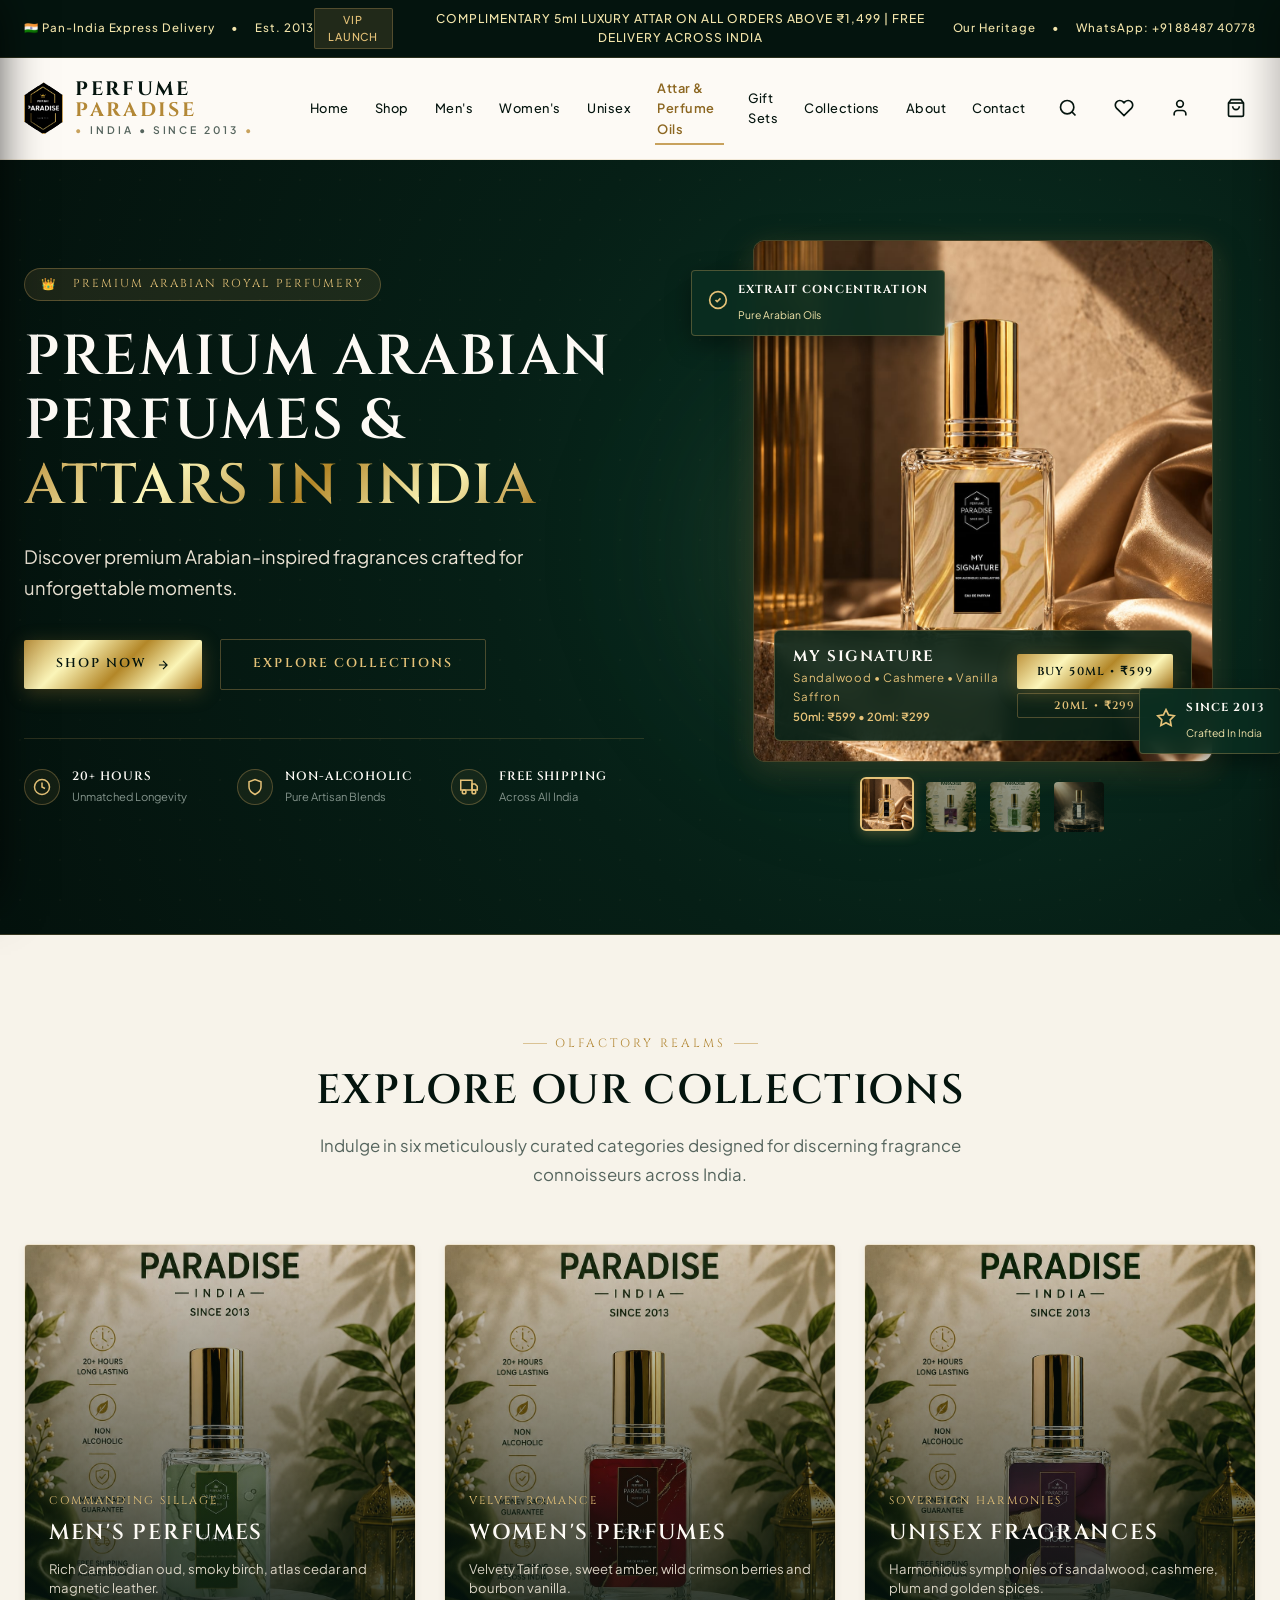
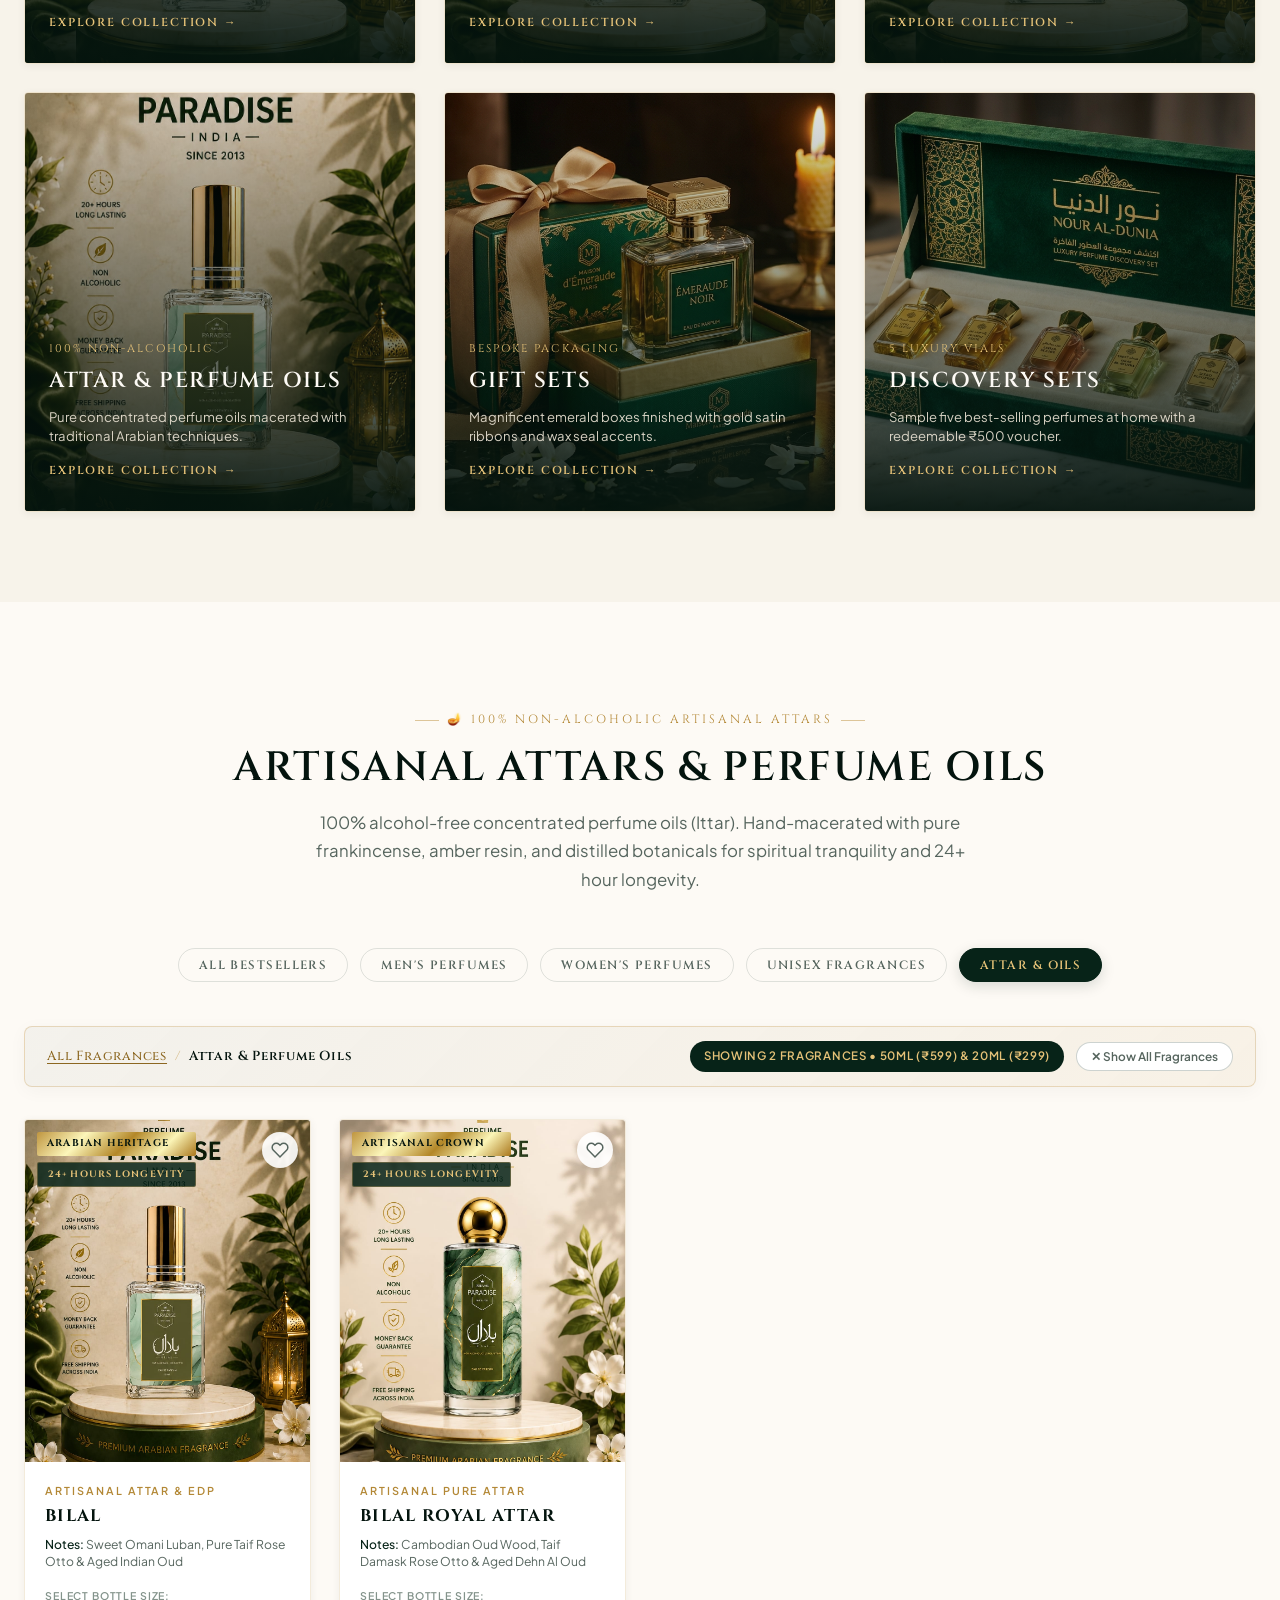
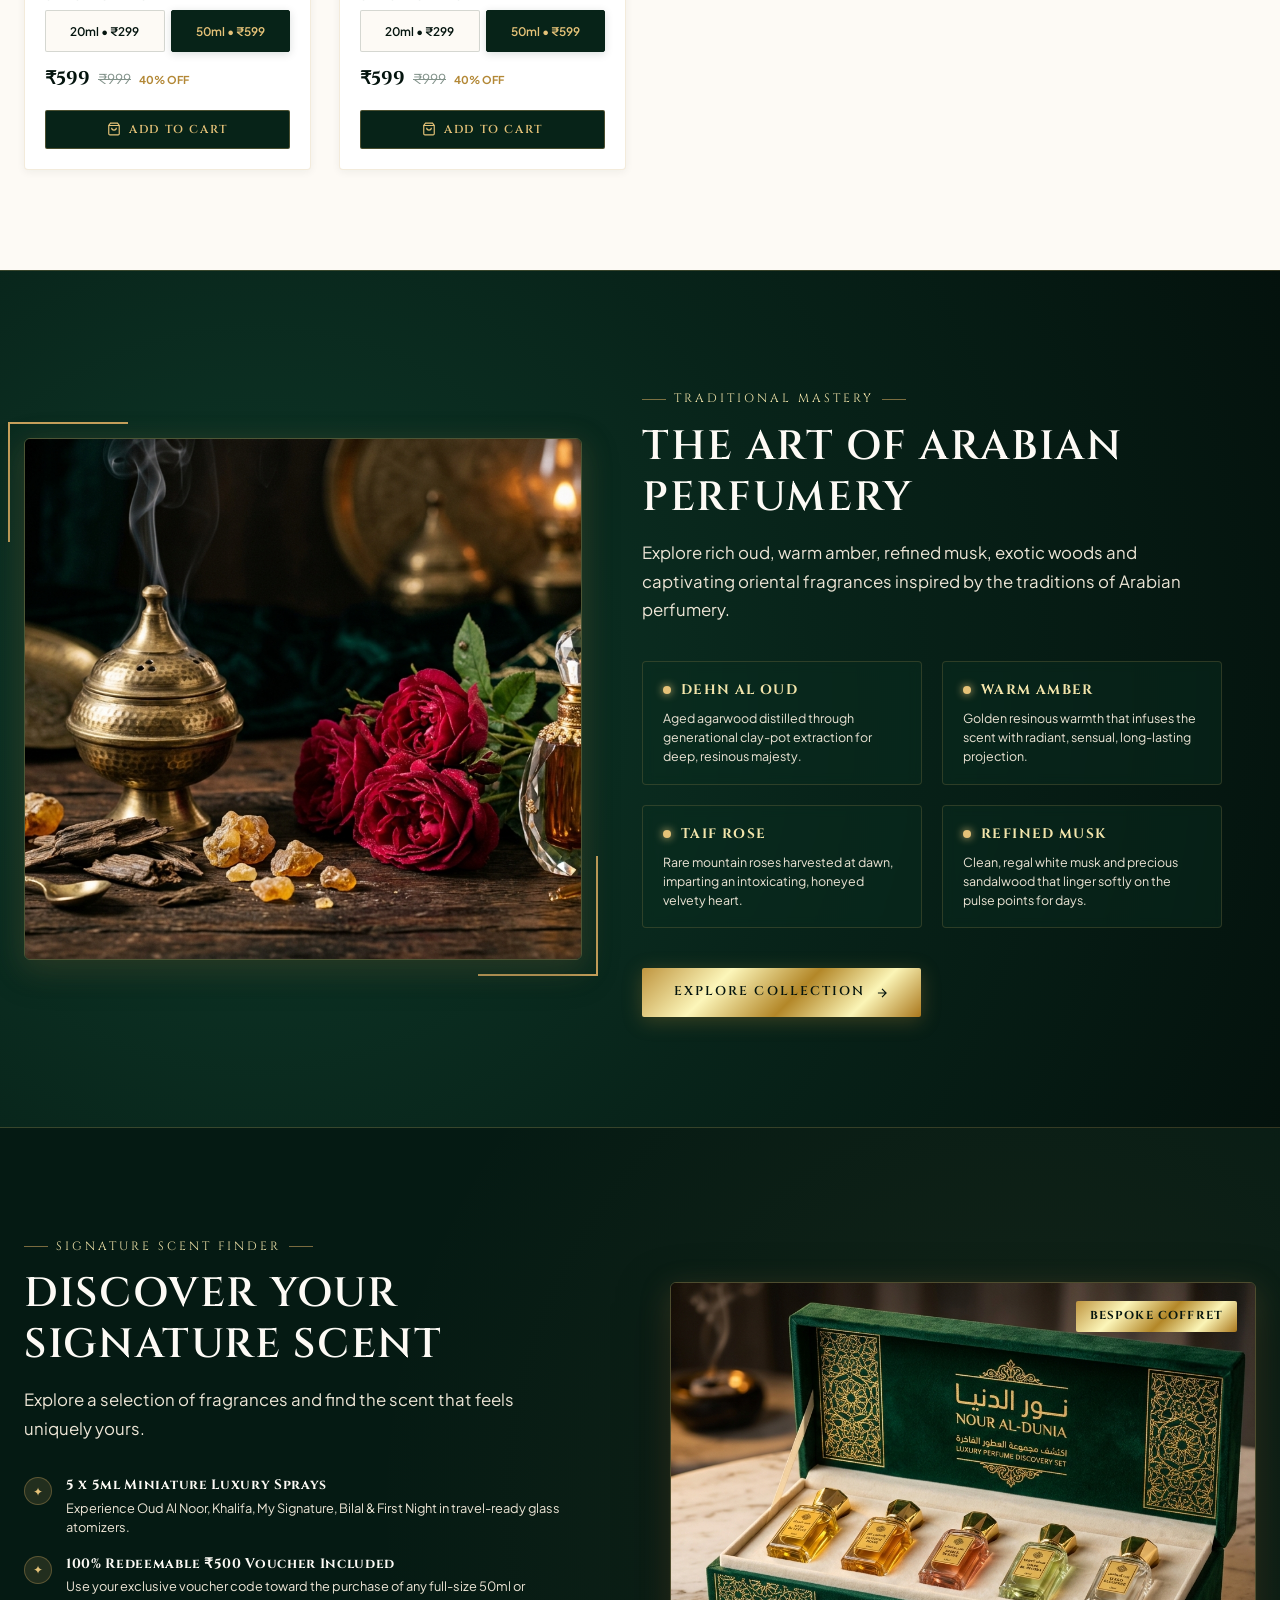
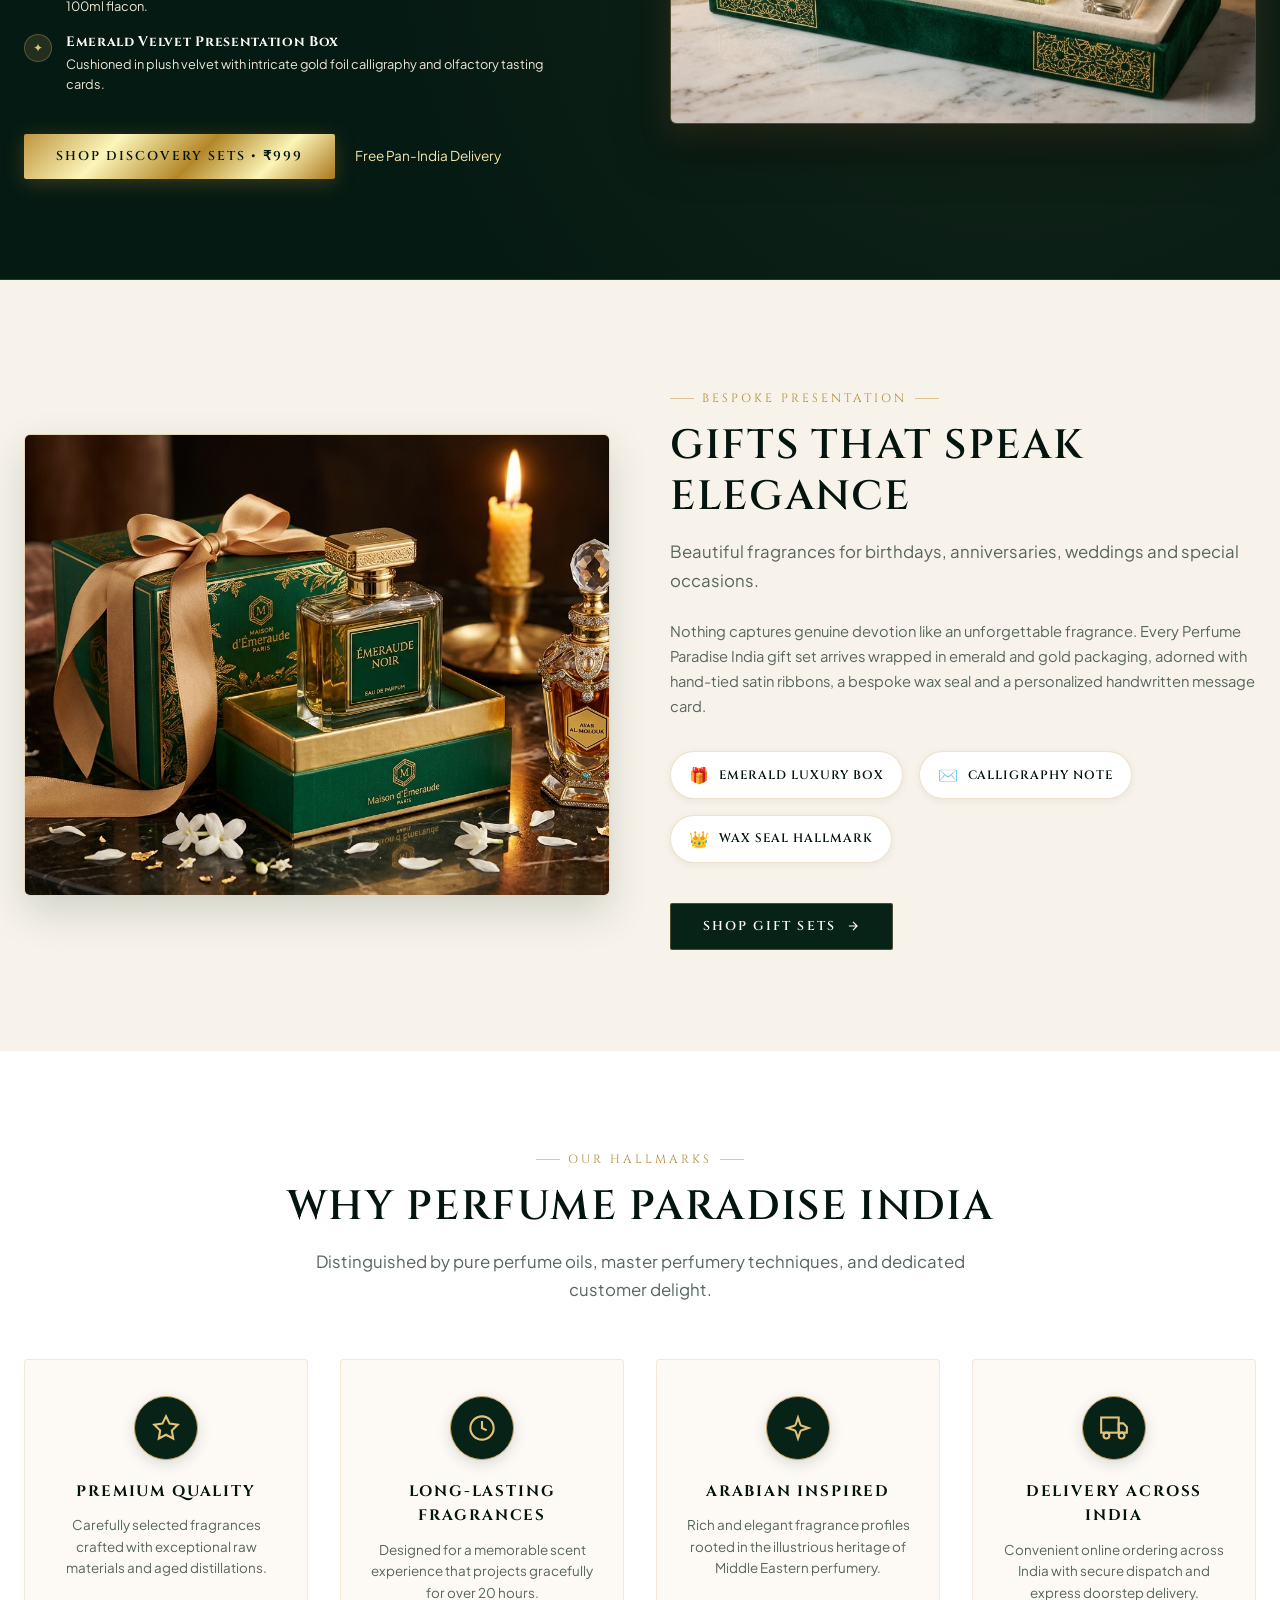
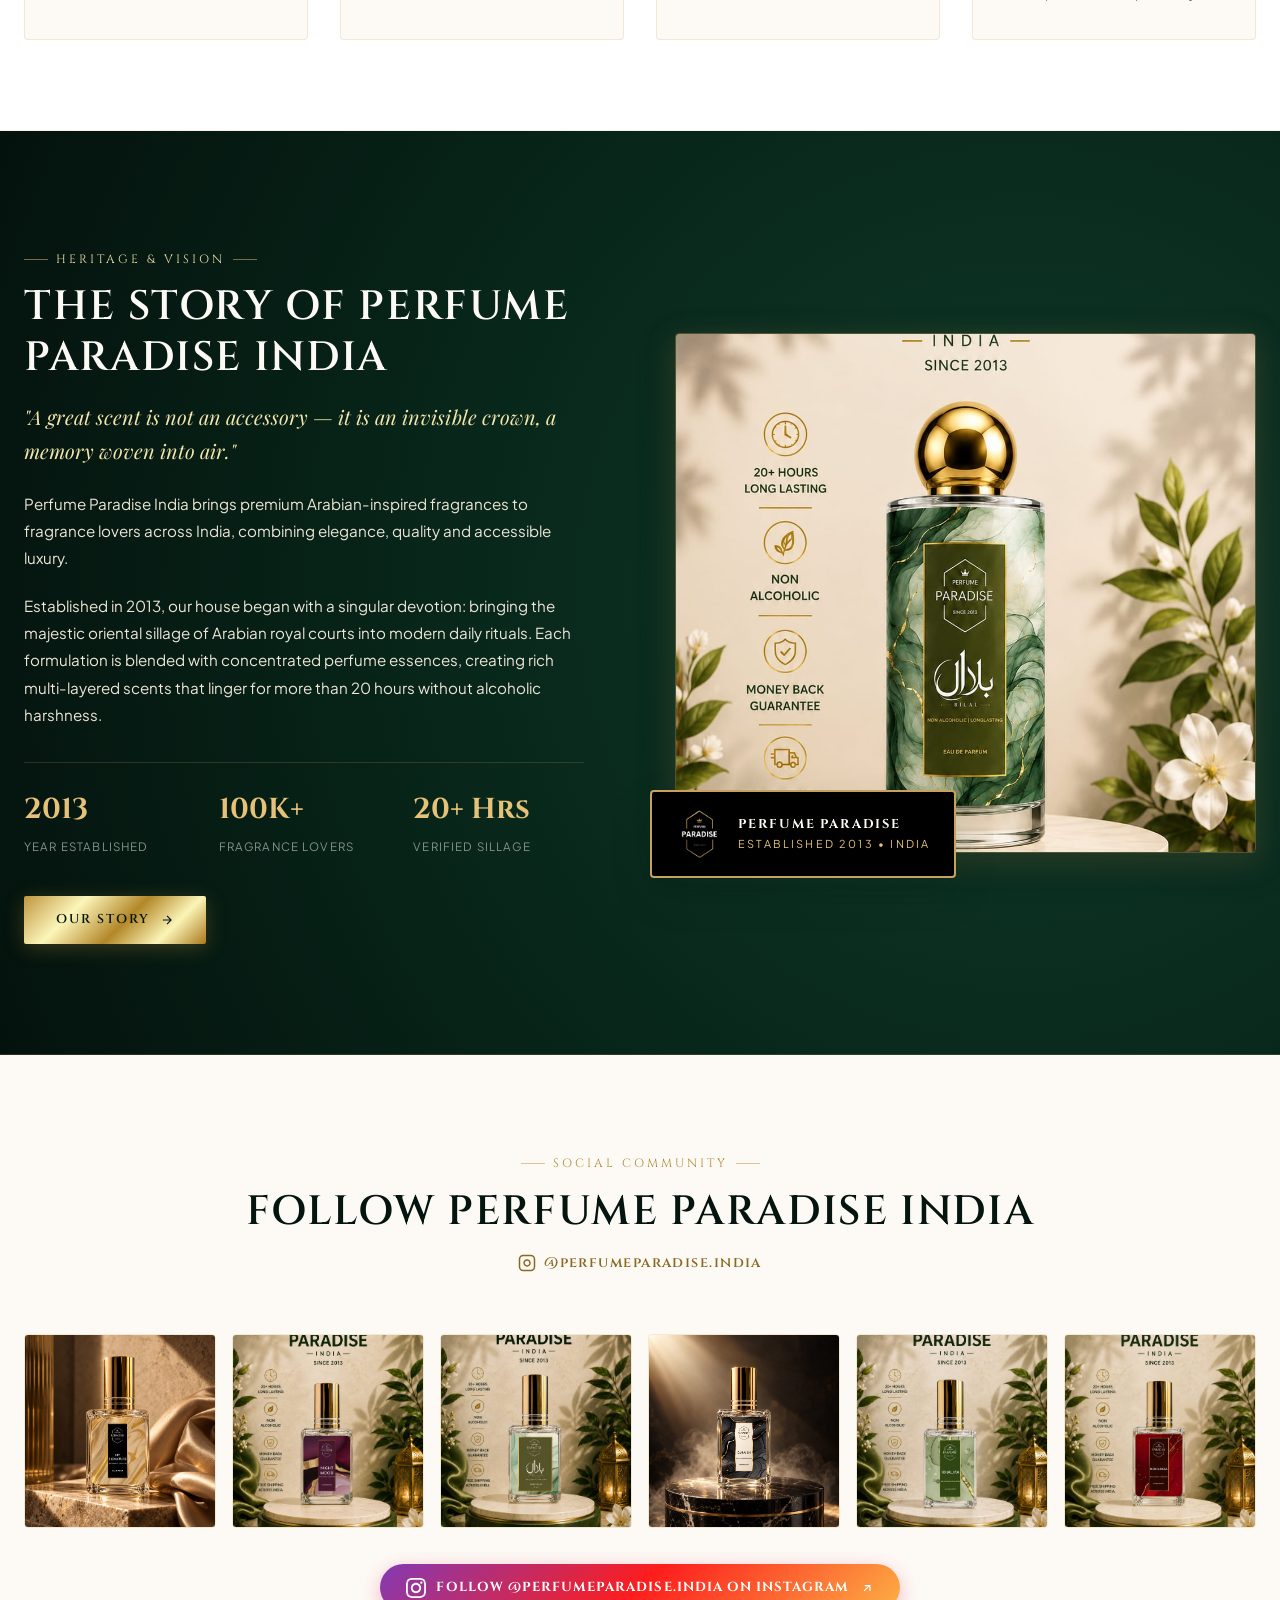
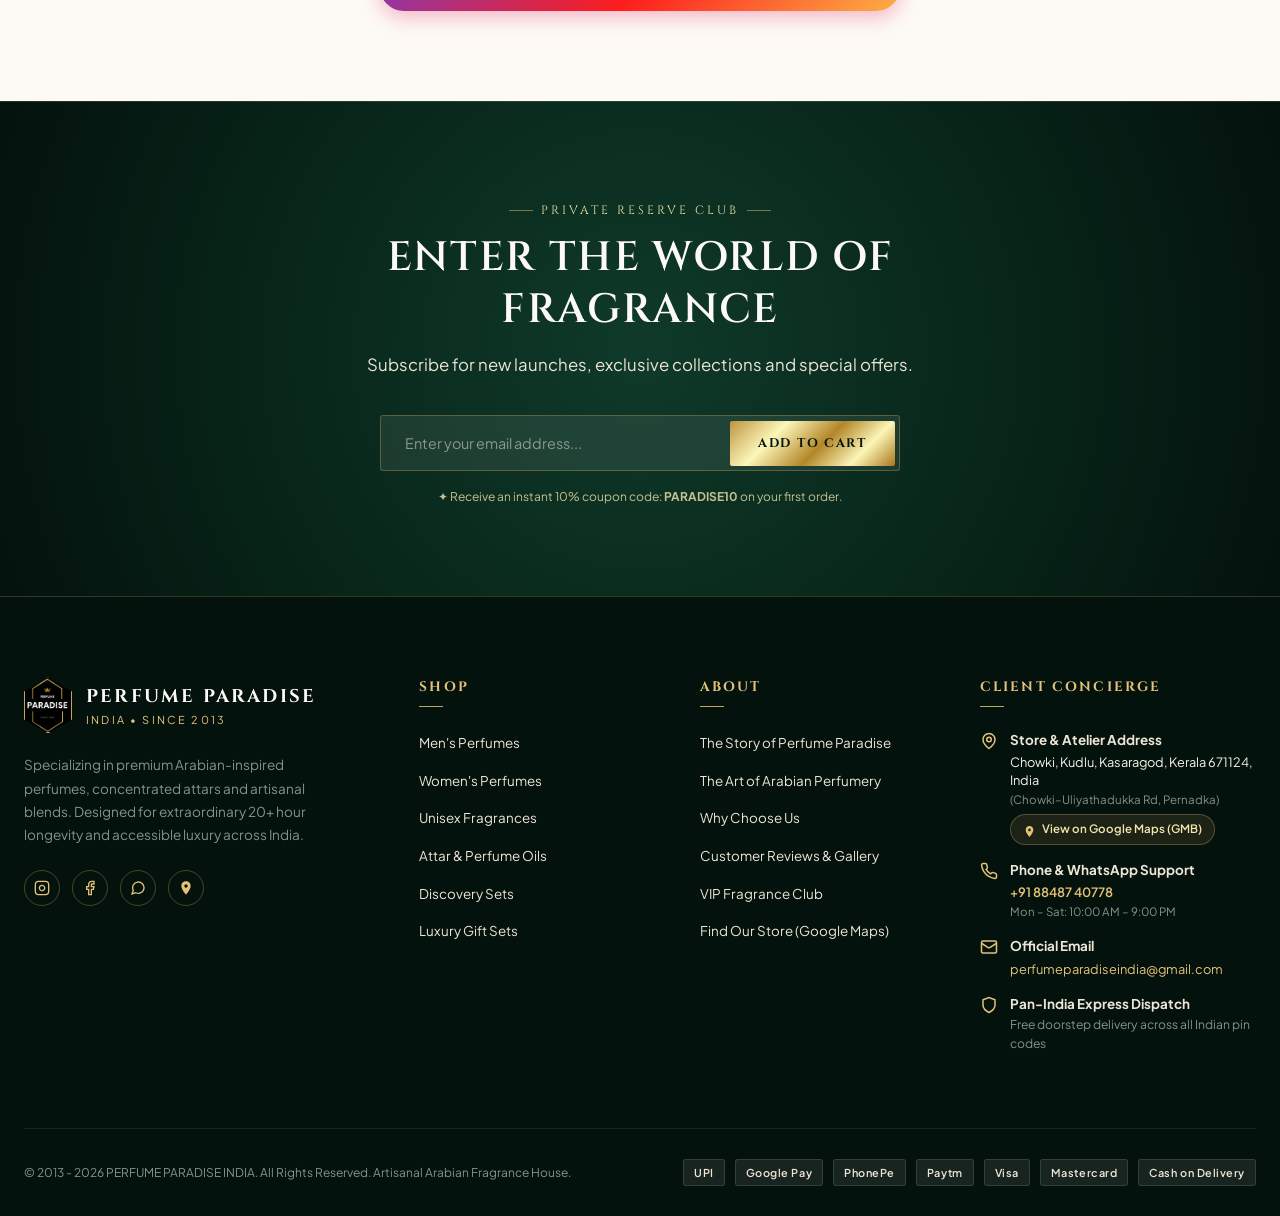
<file: attar/index.html>
<!DOCTYPE html>
<html lang="en">
<head>
  <meta charset="UTF-8">
  <meta name="viewport" content="width=device-width, initial-scale=1.0">
  <meta http-equiv="refresh" content="0; url=../?category=attar">
  <title>Pure Non-Alcoholic Attars & Perfume Oils | Perfume Paradise India</title>
  <link rel="canonical" href="https://badrumgrl-oss.github.io/perfume-paradise-website/?category=attar">
  <script>
    window.location.replace('../?category=attar');
  </script>
</head>
<body style="background:#072318; color:#C8A25D; font-family:'Cinzel Decorative', Georgia, serif; display:flex; align-items:center; justify-content:center; height:100vh; margin:0; text-align:center;">
  <div>
    <h2 style="font-size:1.6rem; margin-bottom:10px;">🪔 100% Non-Alcoholic Artisanal Attars</h2>
    <p style="color:#FAF7F2; font-family:sans-serif; font-size:0.9rem;">Opening Attar & Perfume Oils Collection... If you are not redirected automatically, <a href="../?category=attar" style="color:#E2C889; text-decoration:underline;">click here</a>.</p>
  </div>
</body>
</html>
</file>
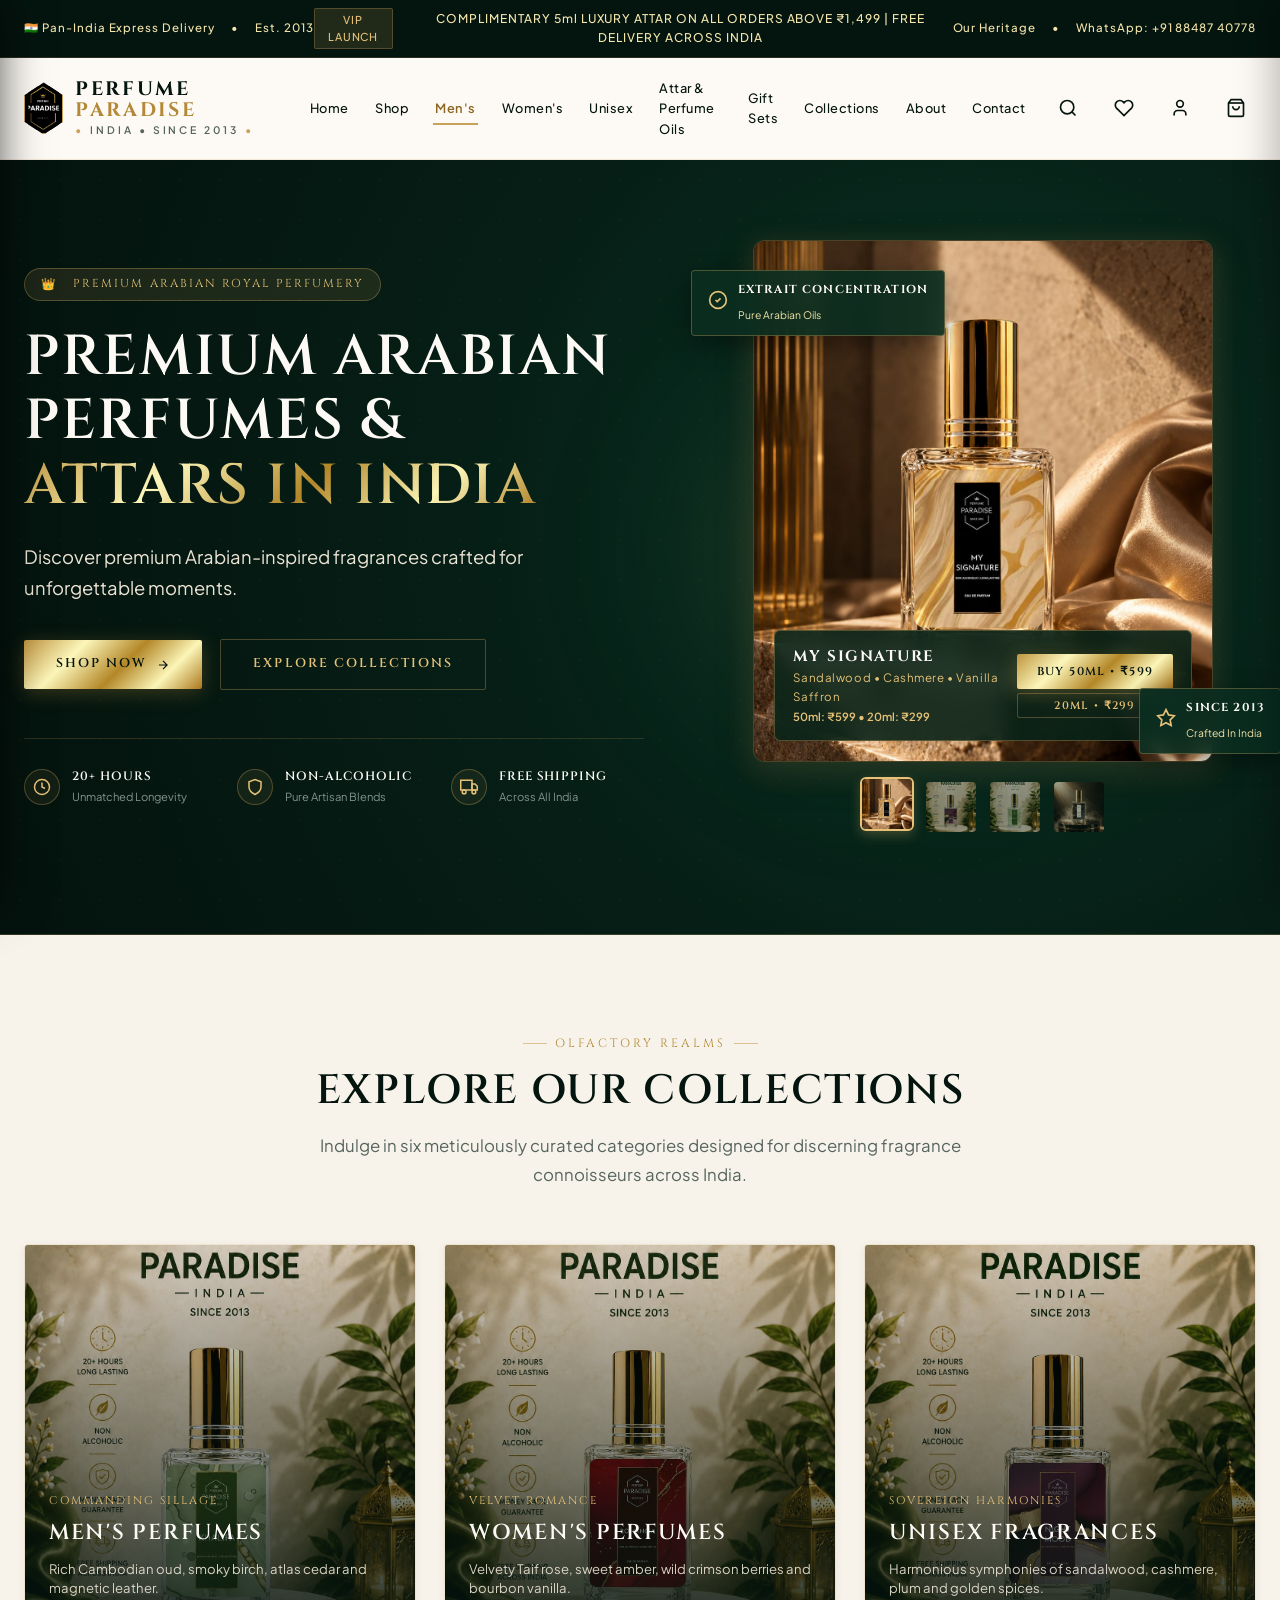
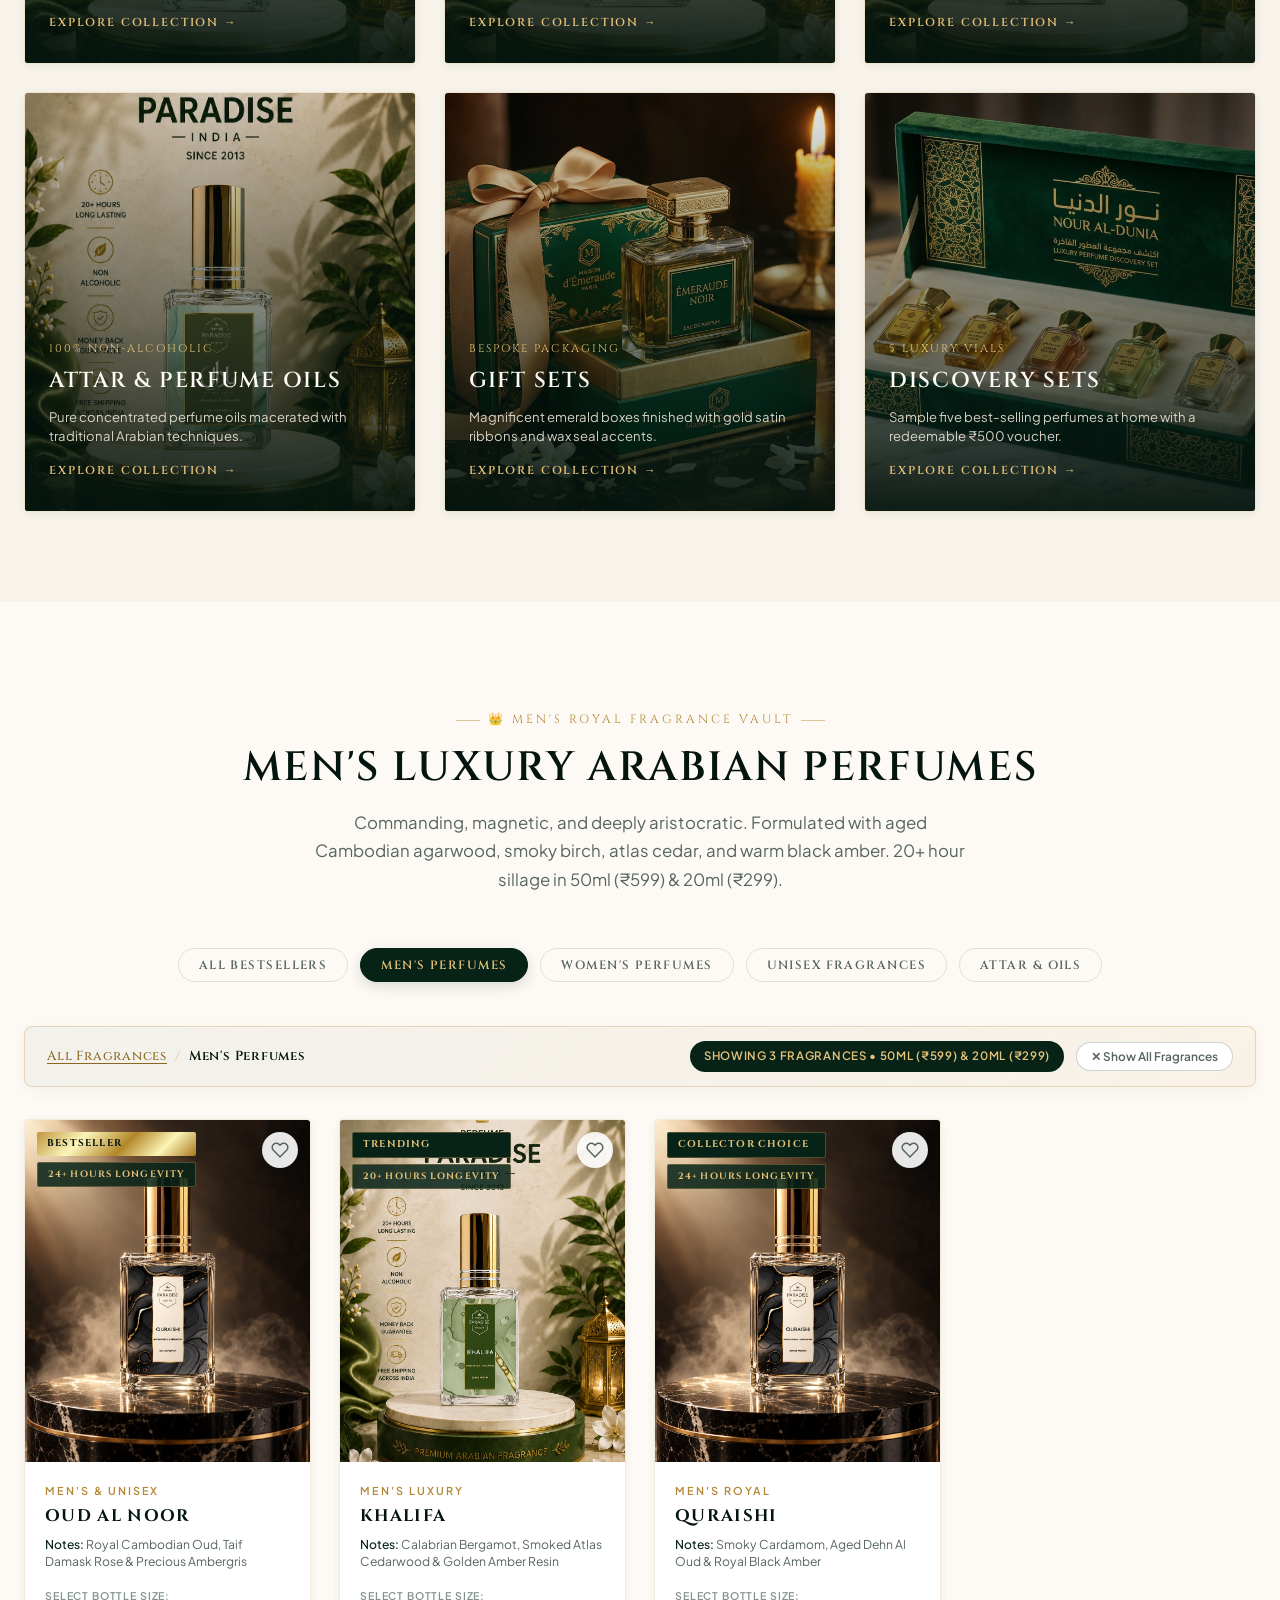
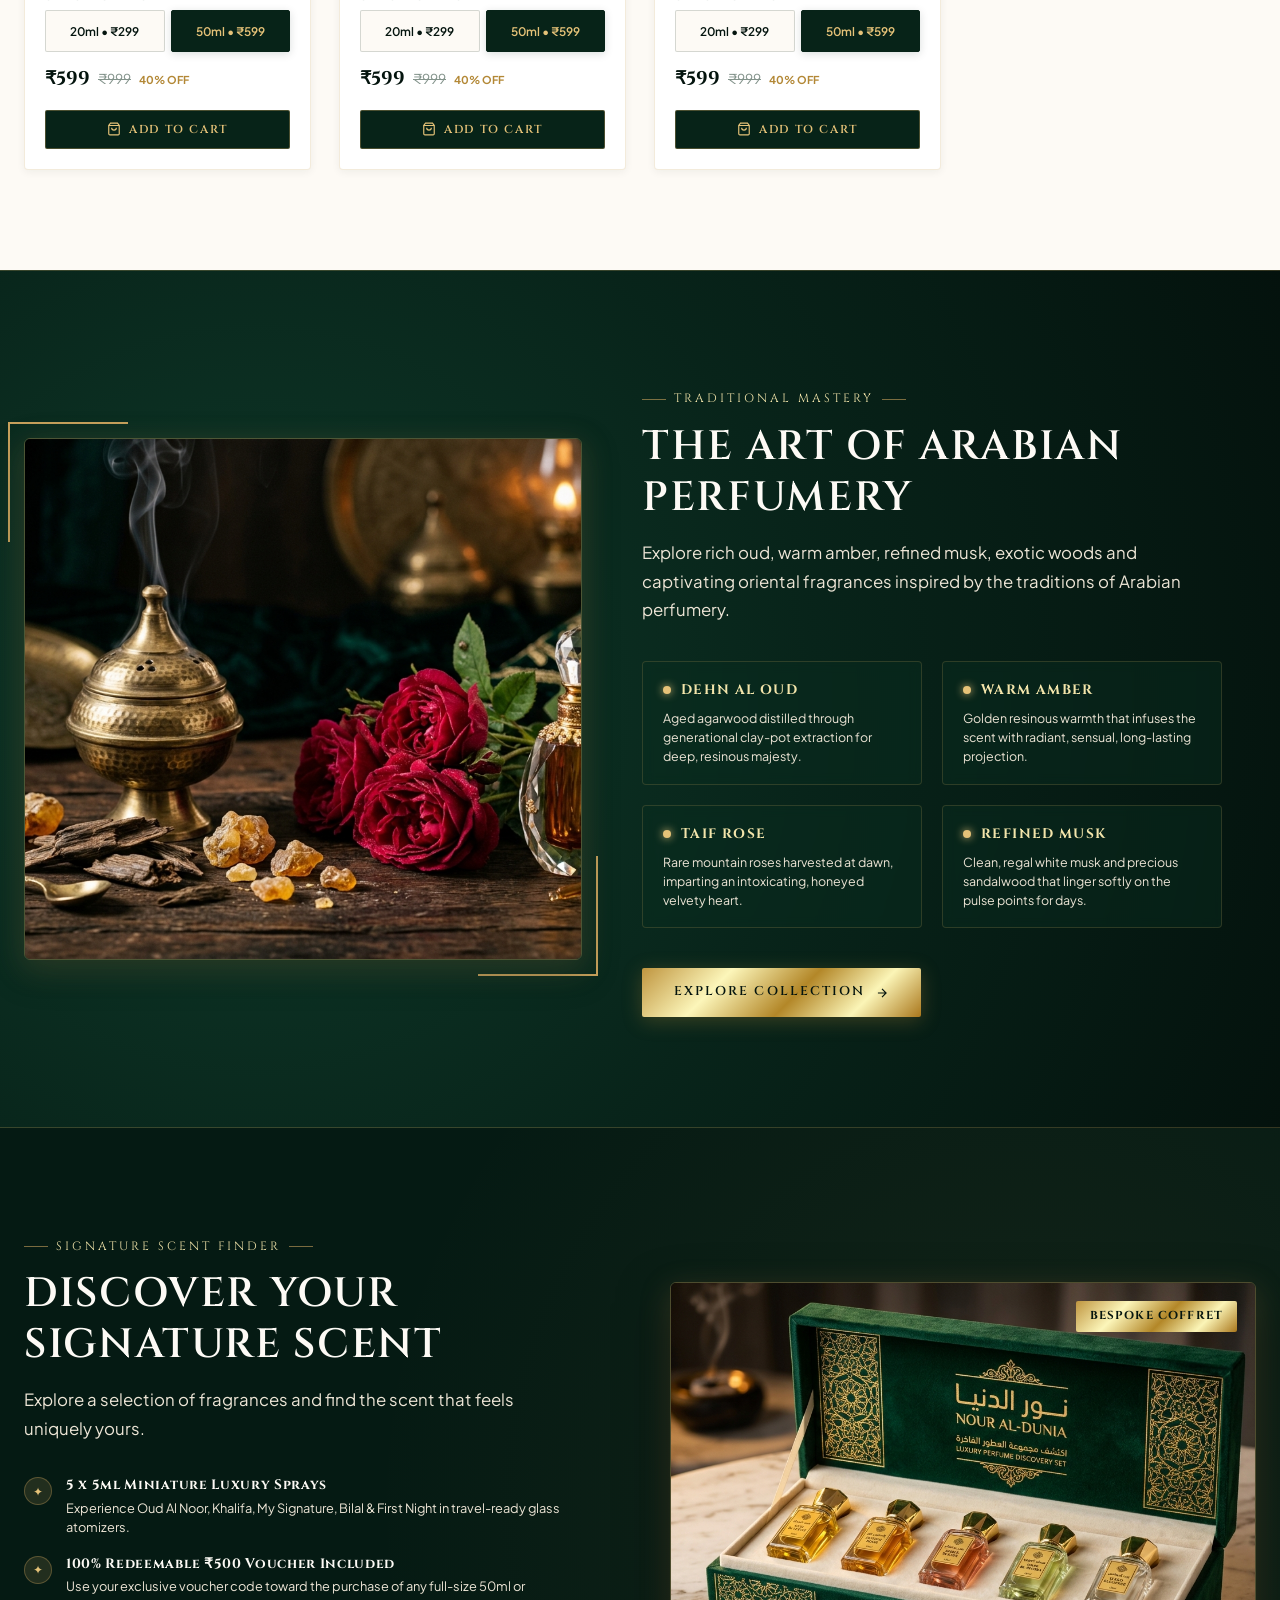
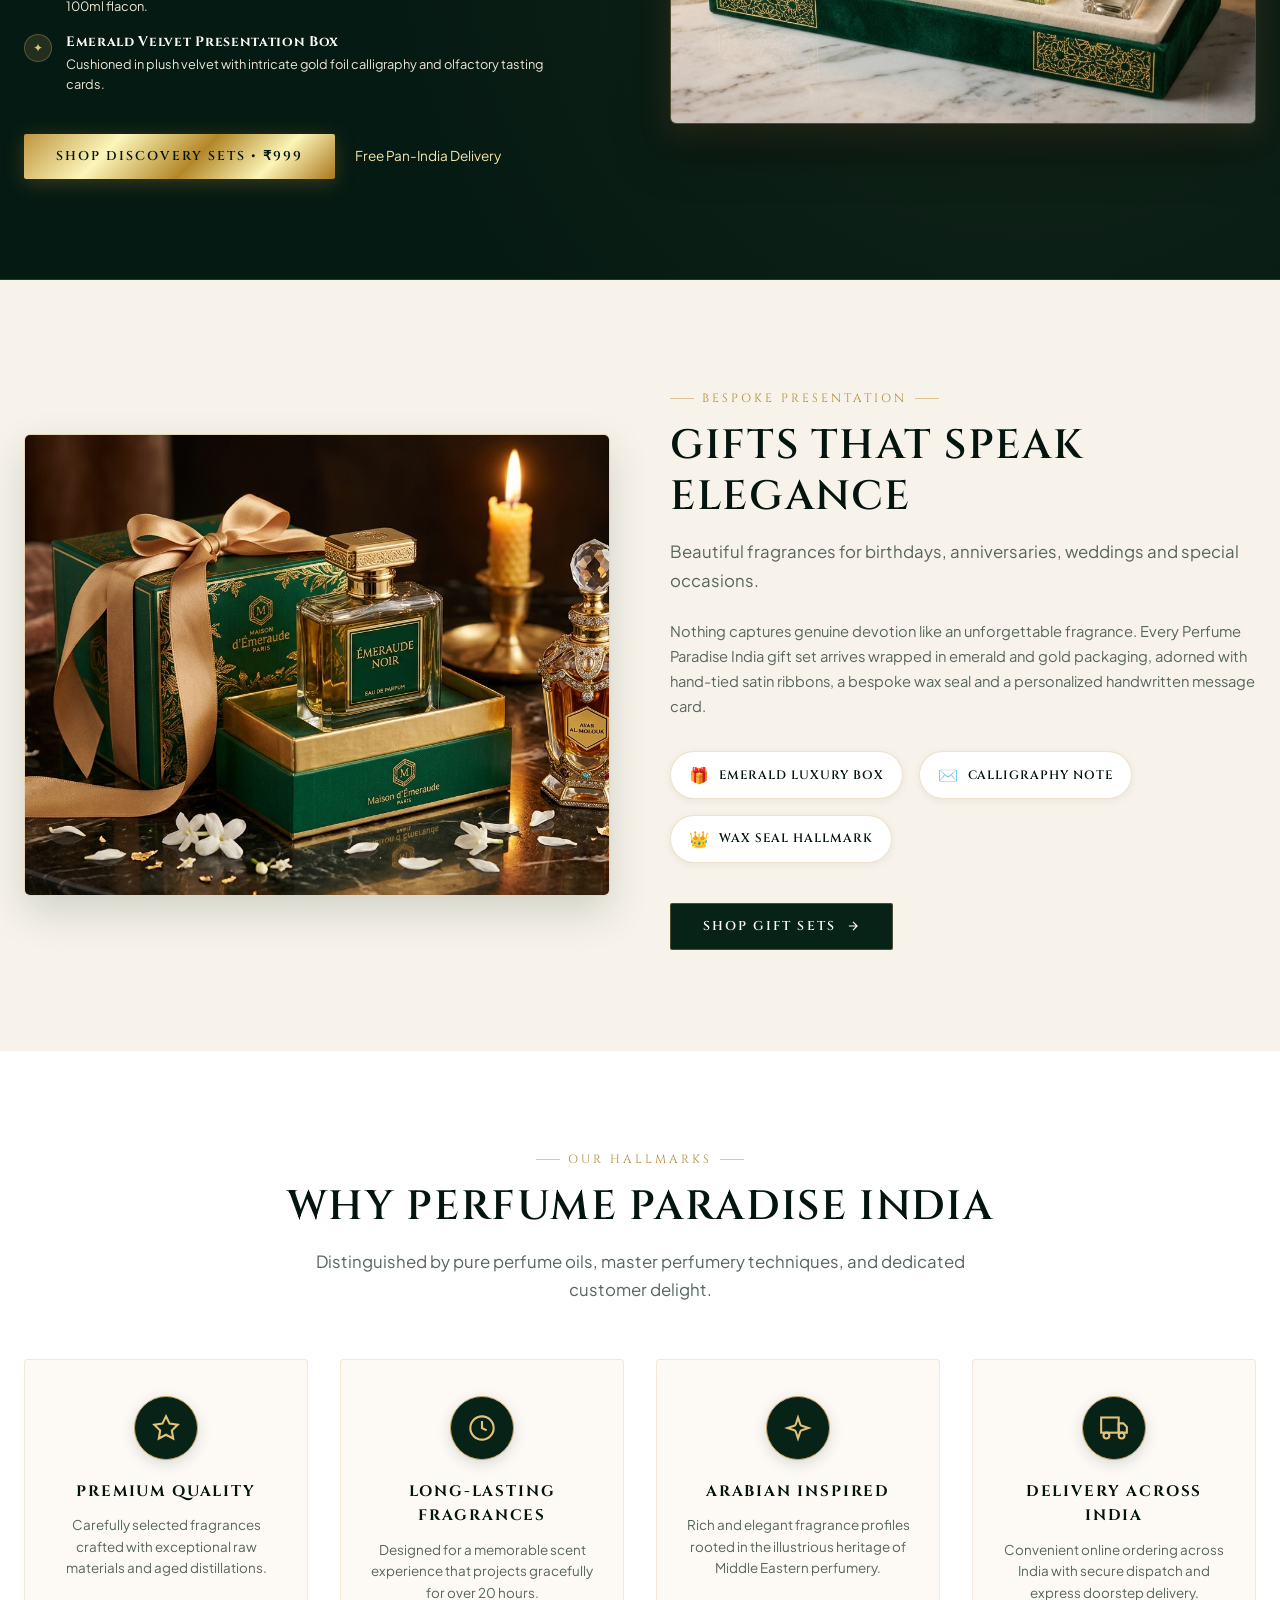
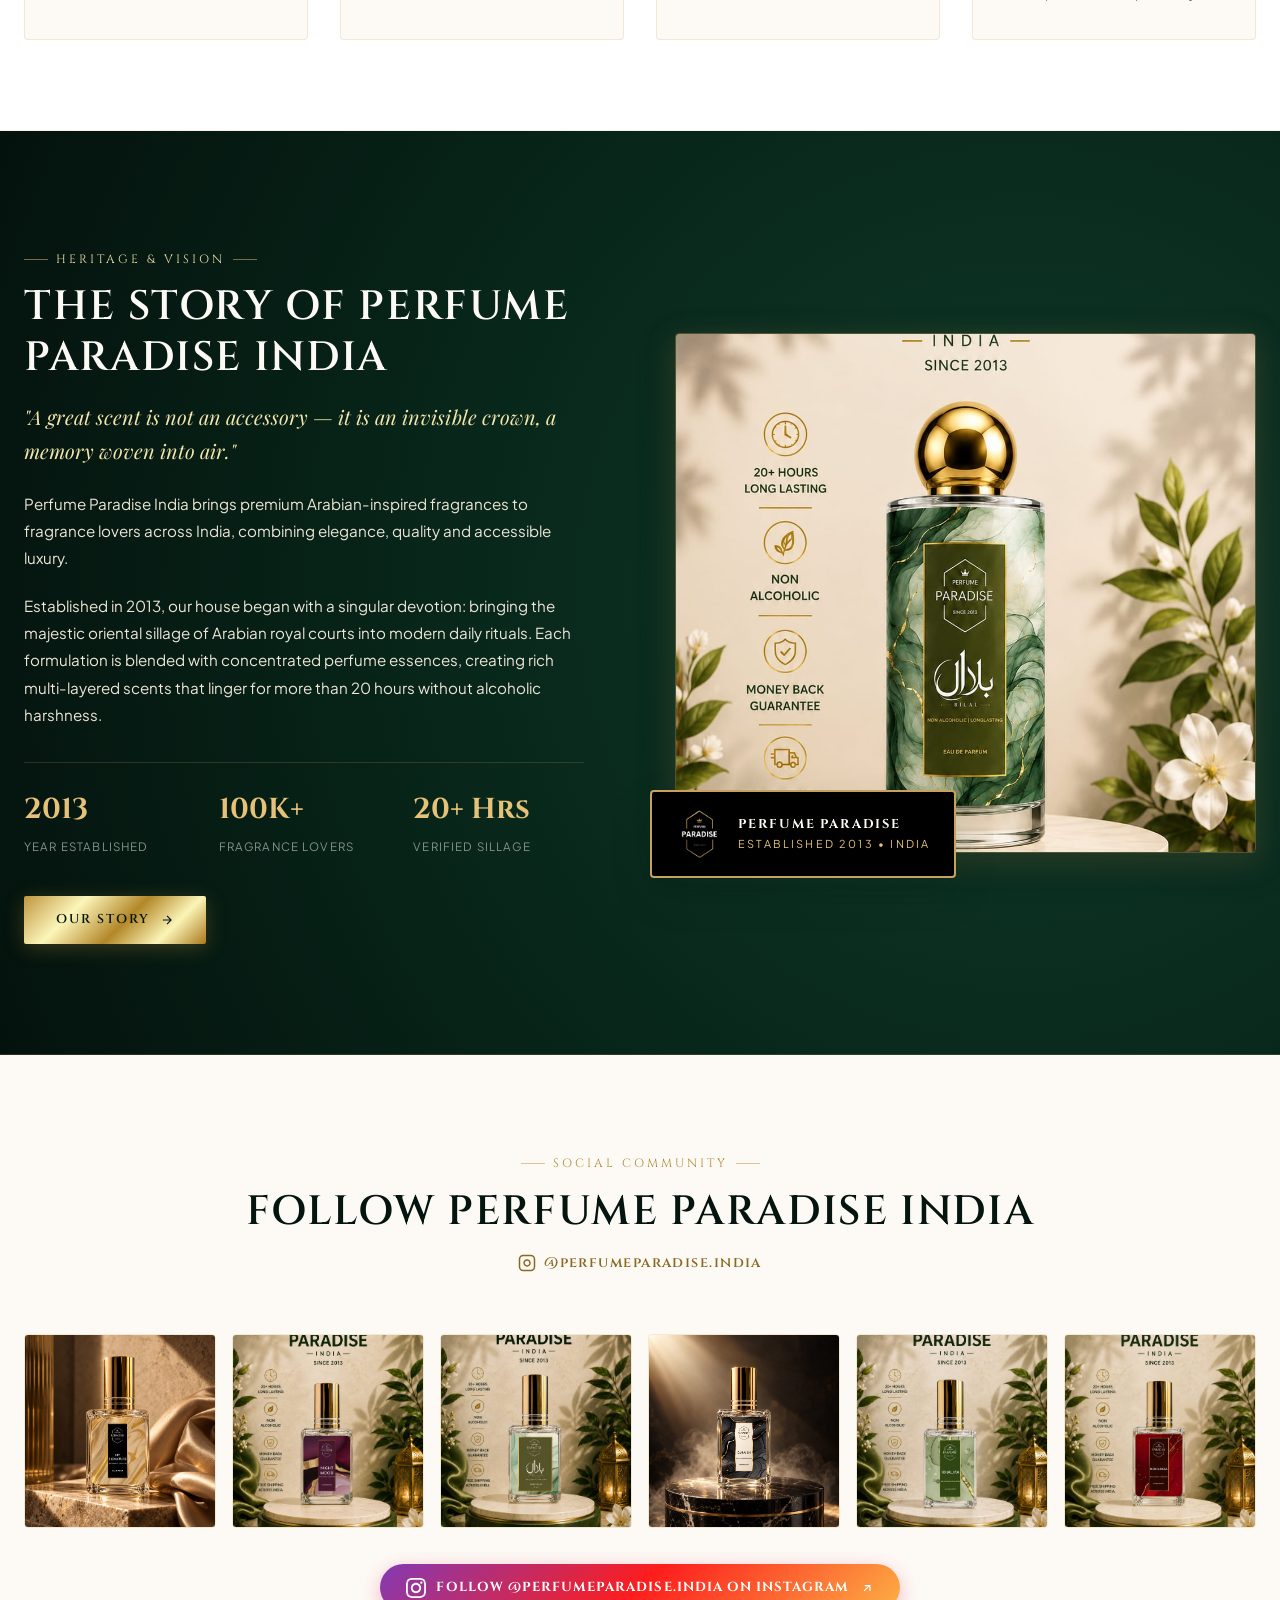
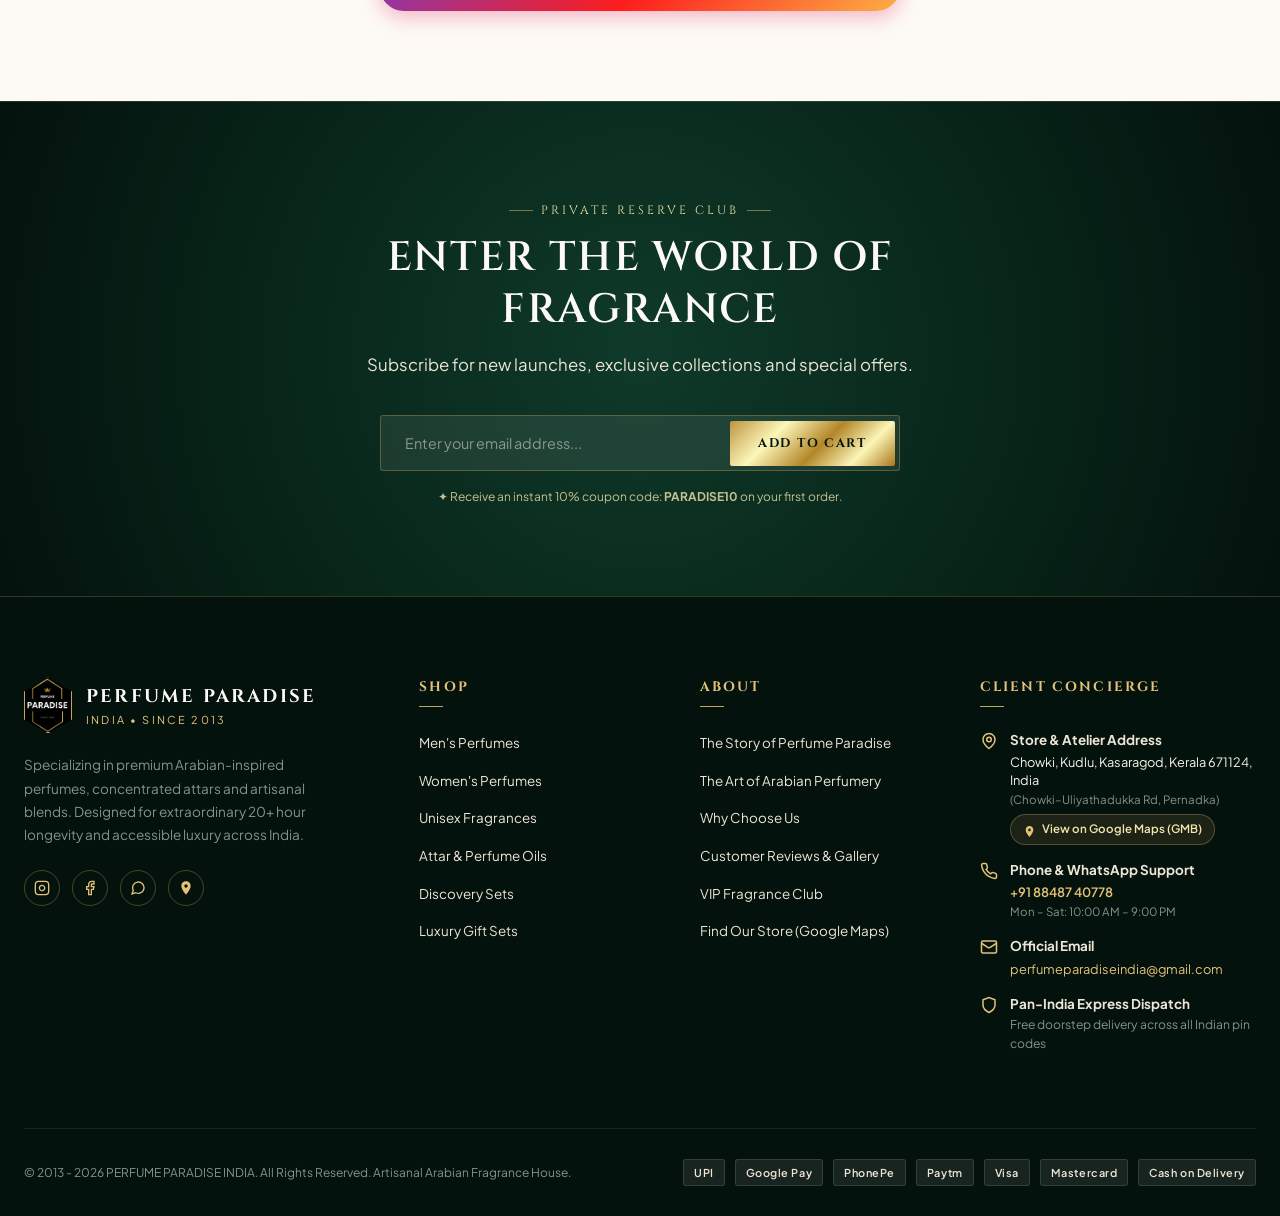
<file: mens/index.html>
<!DOCTYPE html>
<html lang="en">
<head>
  <meta charset="UTF-8">
  <meta name="viewport" content="width=device-width, initial-scale=1.0">
  <meta http-equiv="refresh" content="0; url=../?category=mens">
  <title>Men's Luxury Arabian Perfumes & Colognes | Perfume Paradise India</title>
  <link rel="canonical" href="https://badrumgrl-oss.github.io/perfume-paradise-website/?category=mens">
  <script>
    window.location.replace('../?category=mens');
  </script>
</head>
<body style="background:#072318; color:#C8A25D; font-family:'Cinzel Decorative', Georgia, serif; display:flex; align-items:center; justify-content:center; height:100vh; margin:0; text-align:center;">
  <div>
    <h2 style="font-size:1.6rem; margin-bottom:10px;">👑 Men's Royal Fragrance Vault</h2>
    <p style="color:#FAF7F2; font-family:sans-serif; font-size:0.9rem;">Opening Men's Collection... If you are not redirected automatically, <a href="../?category=mens" style="color:#E2C889; text-decoration:underline;">click here</a>.</p>
  </div>
</body>
</html>
</file>
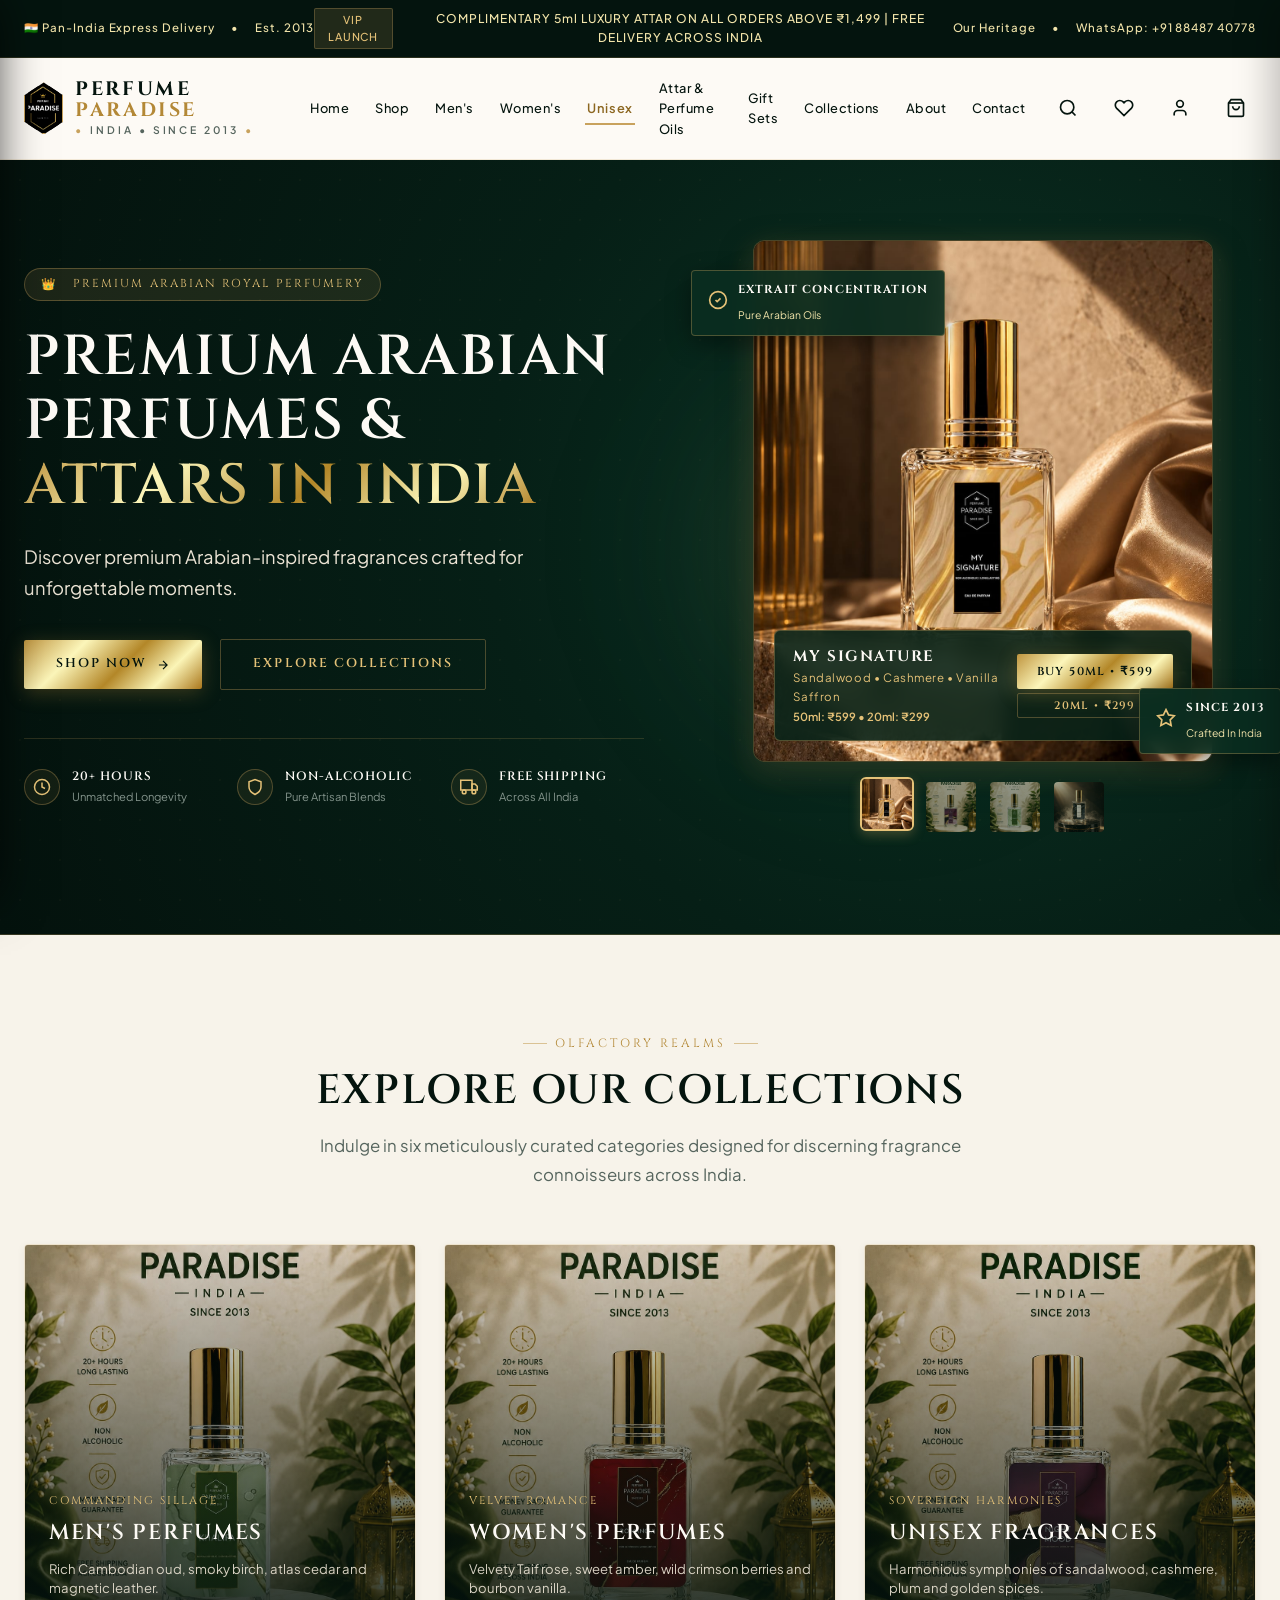
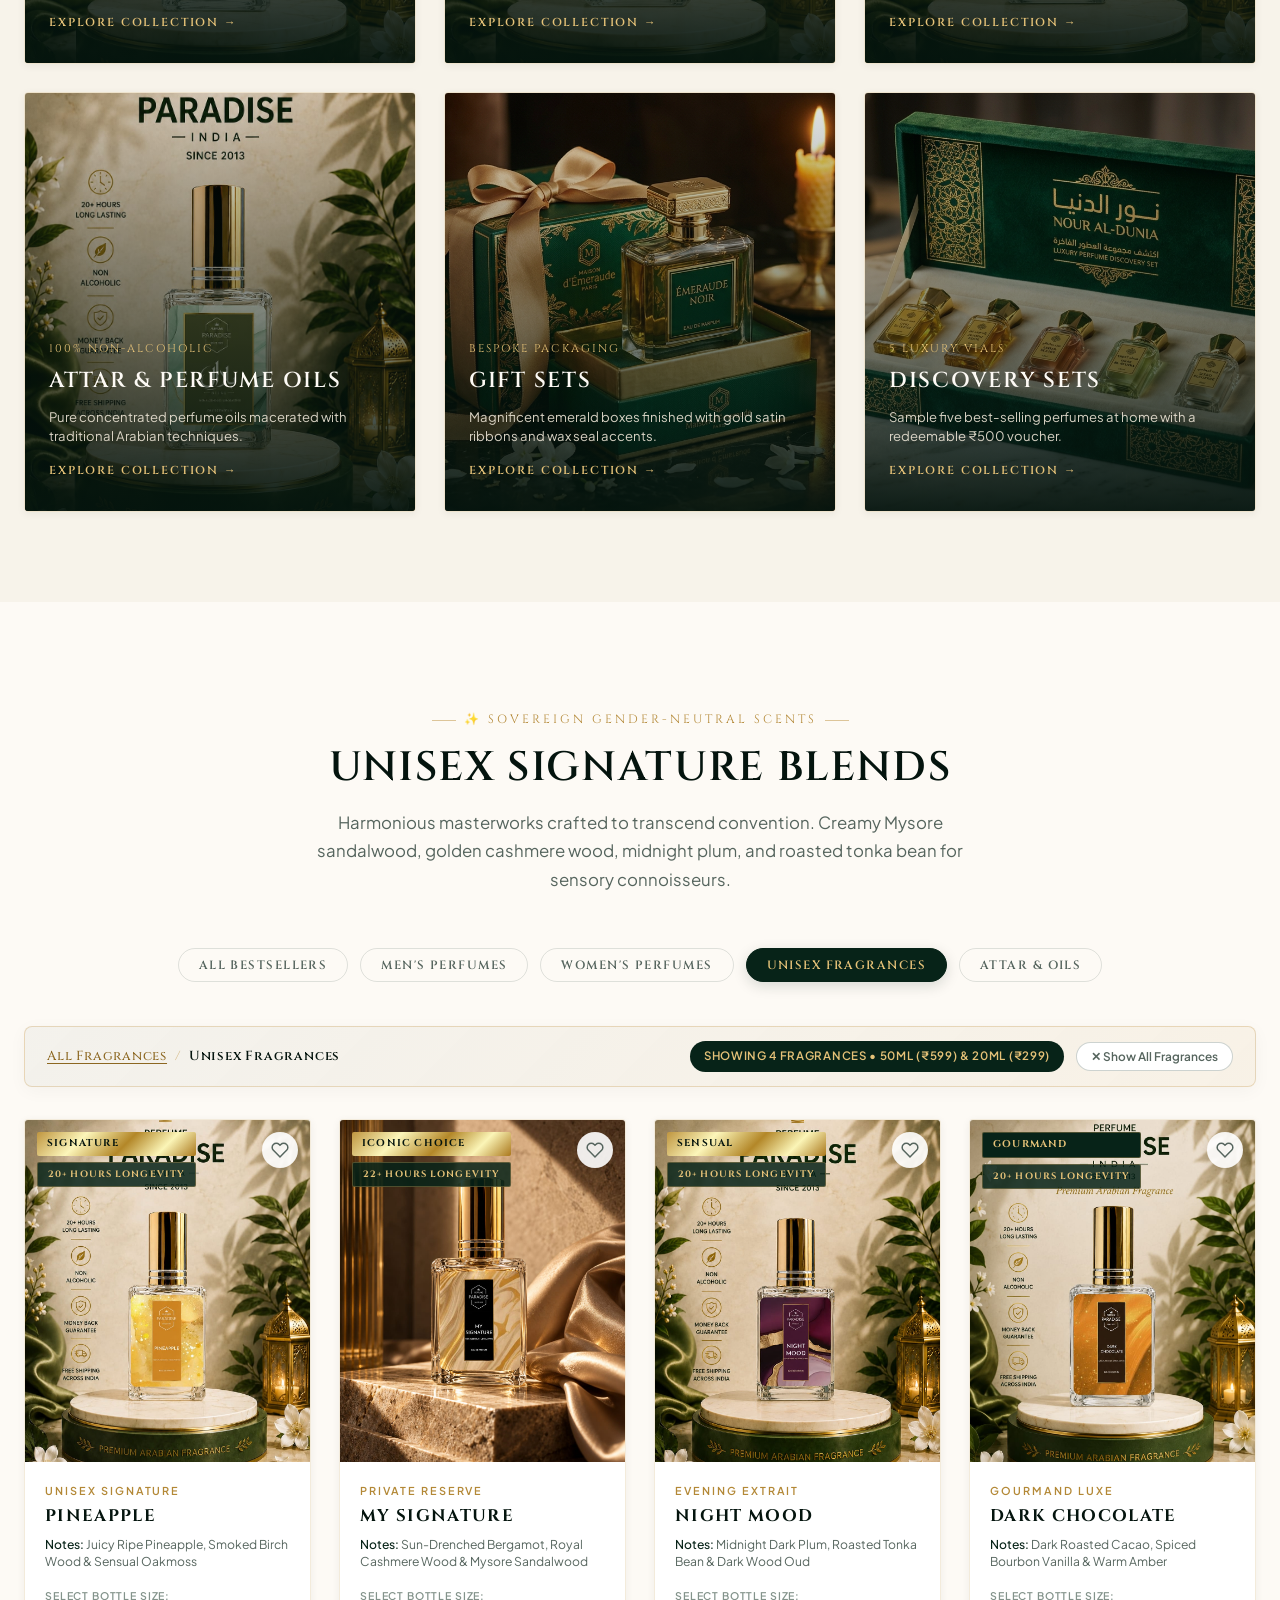
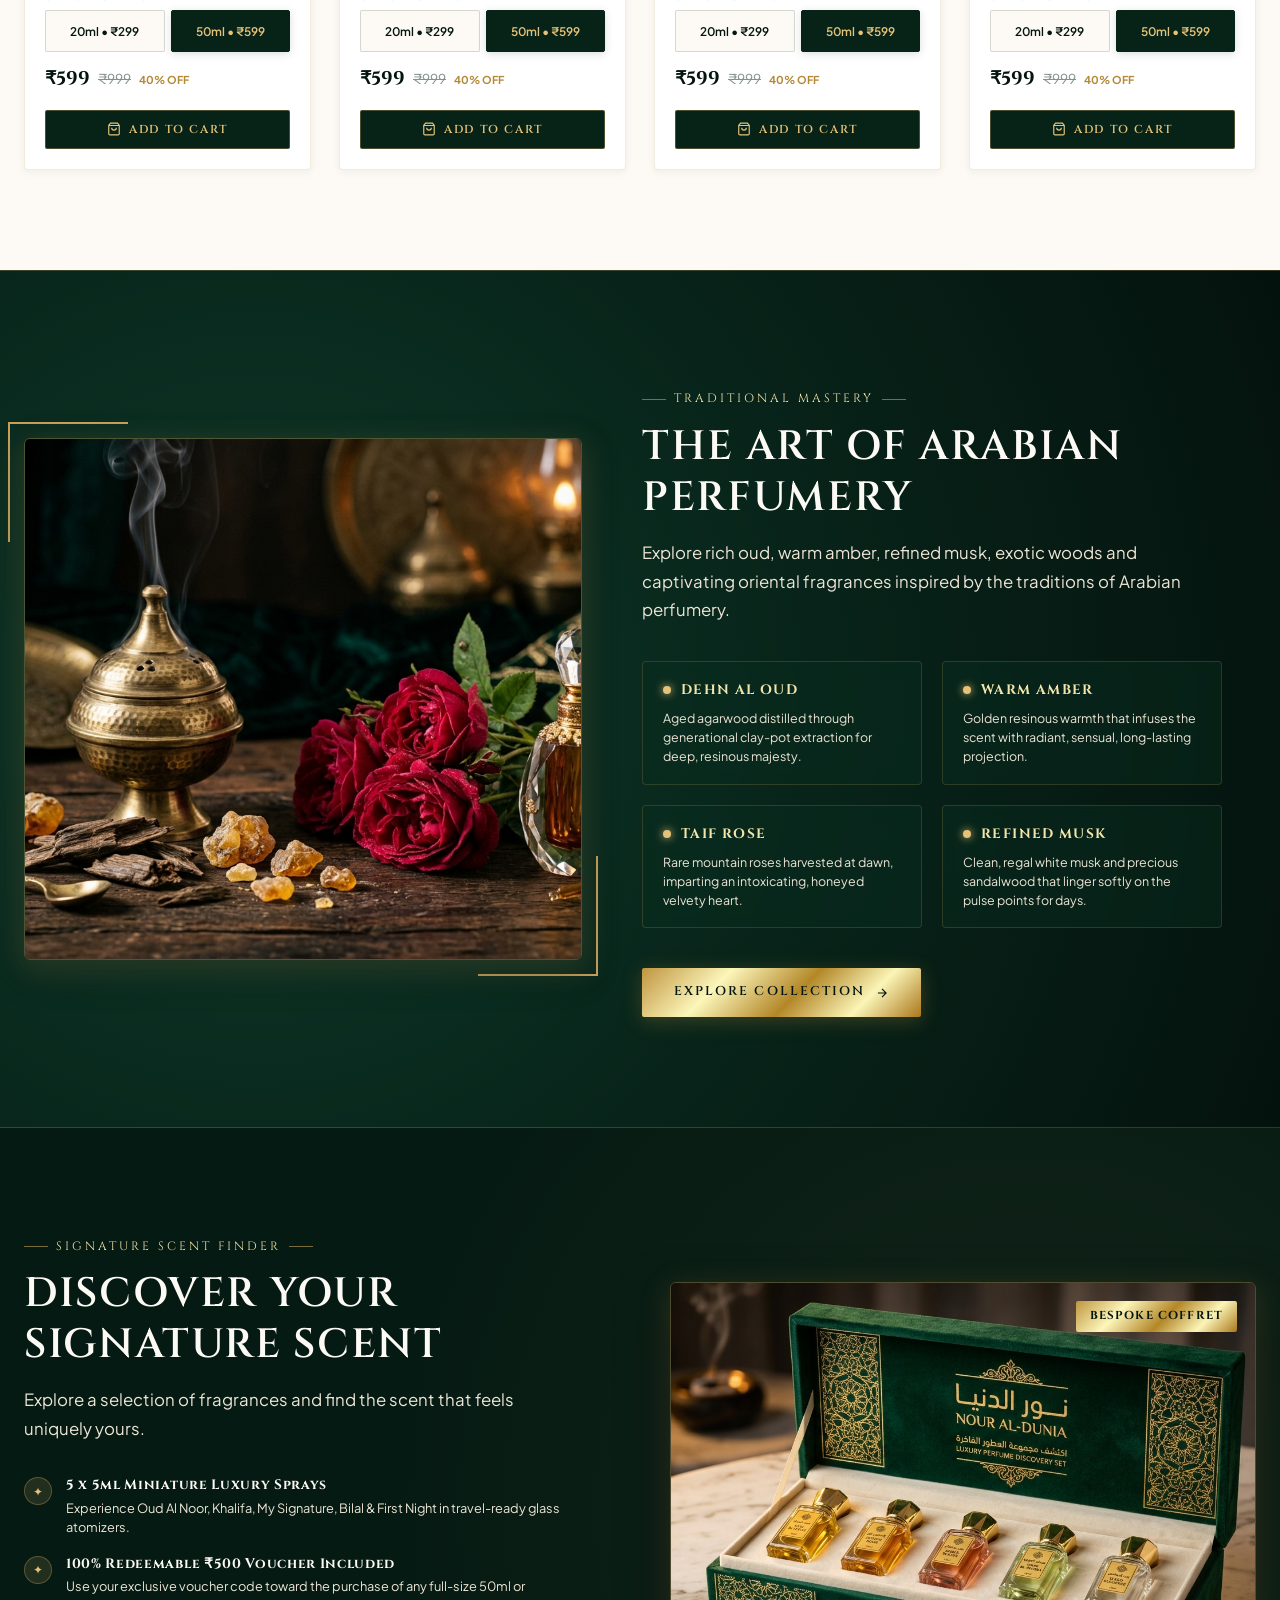
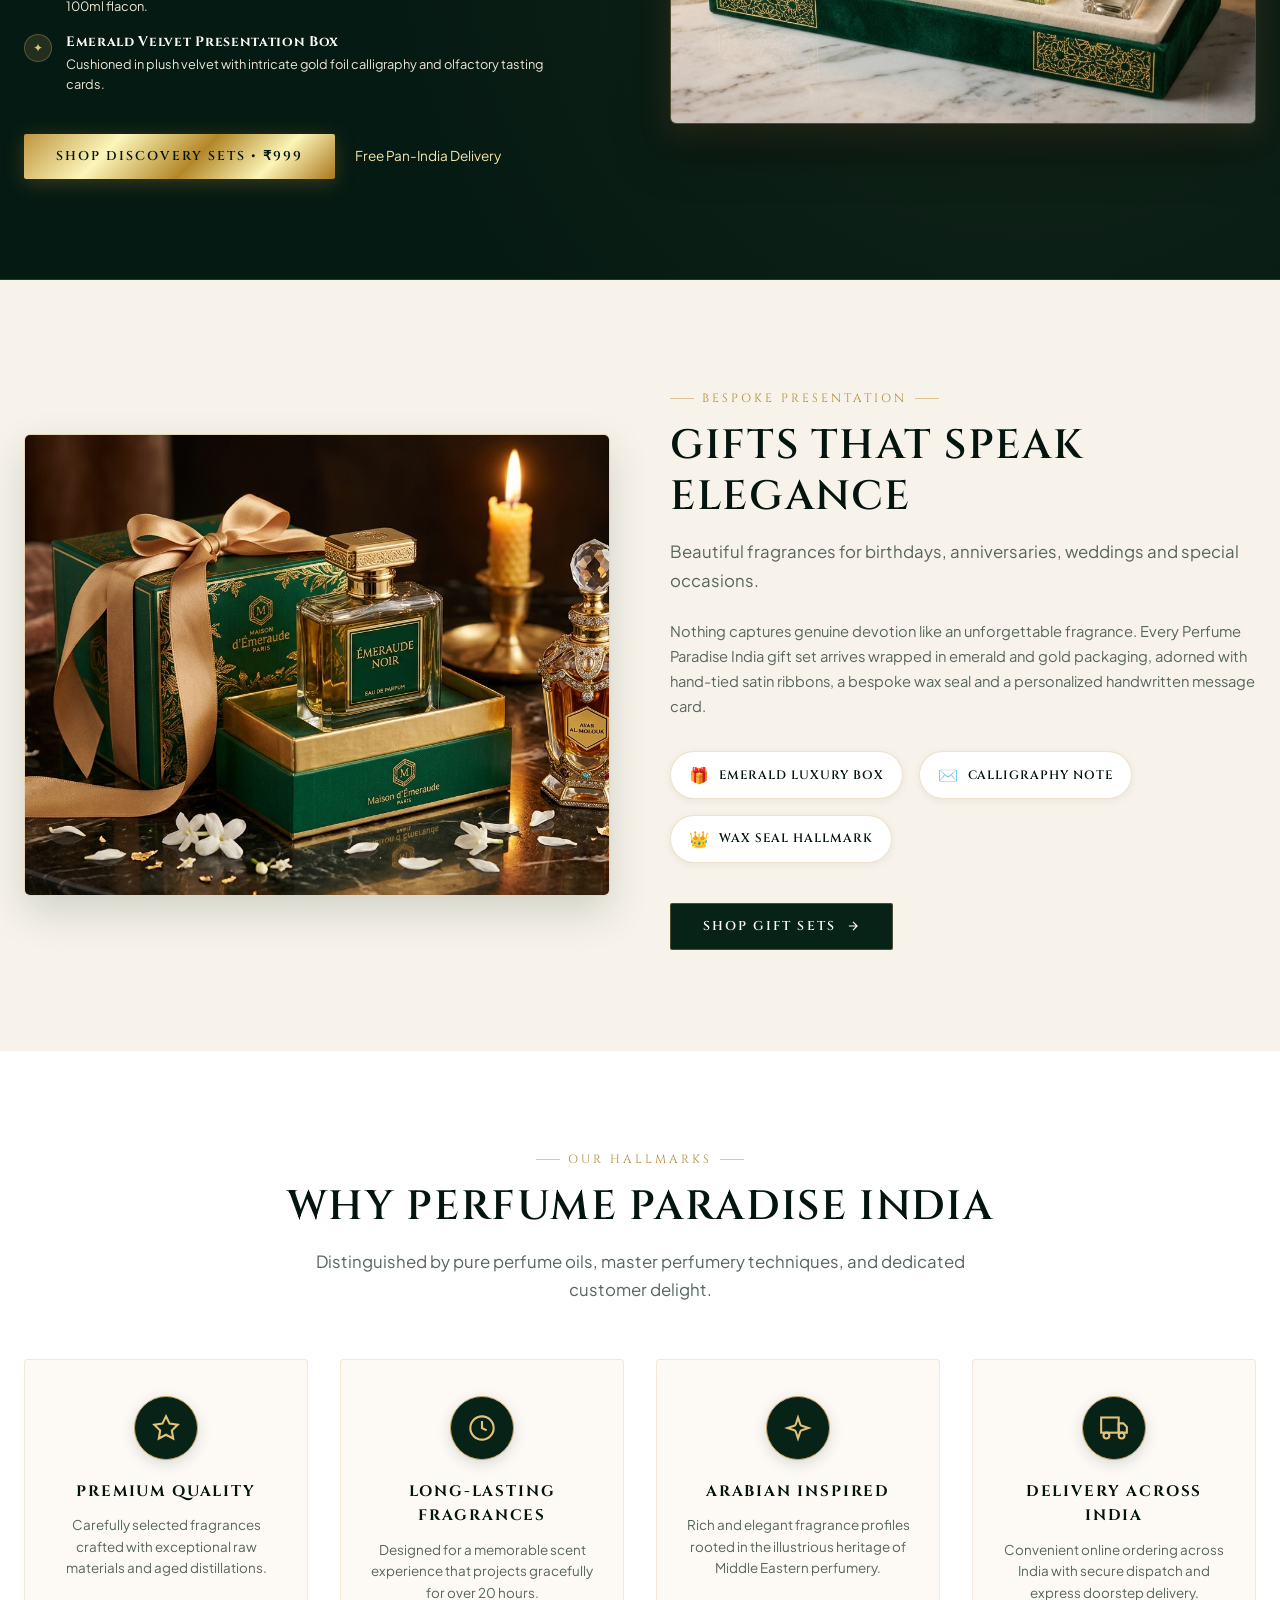
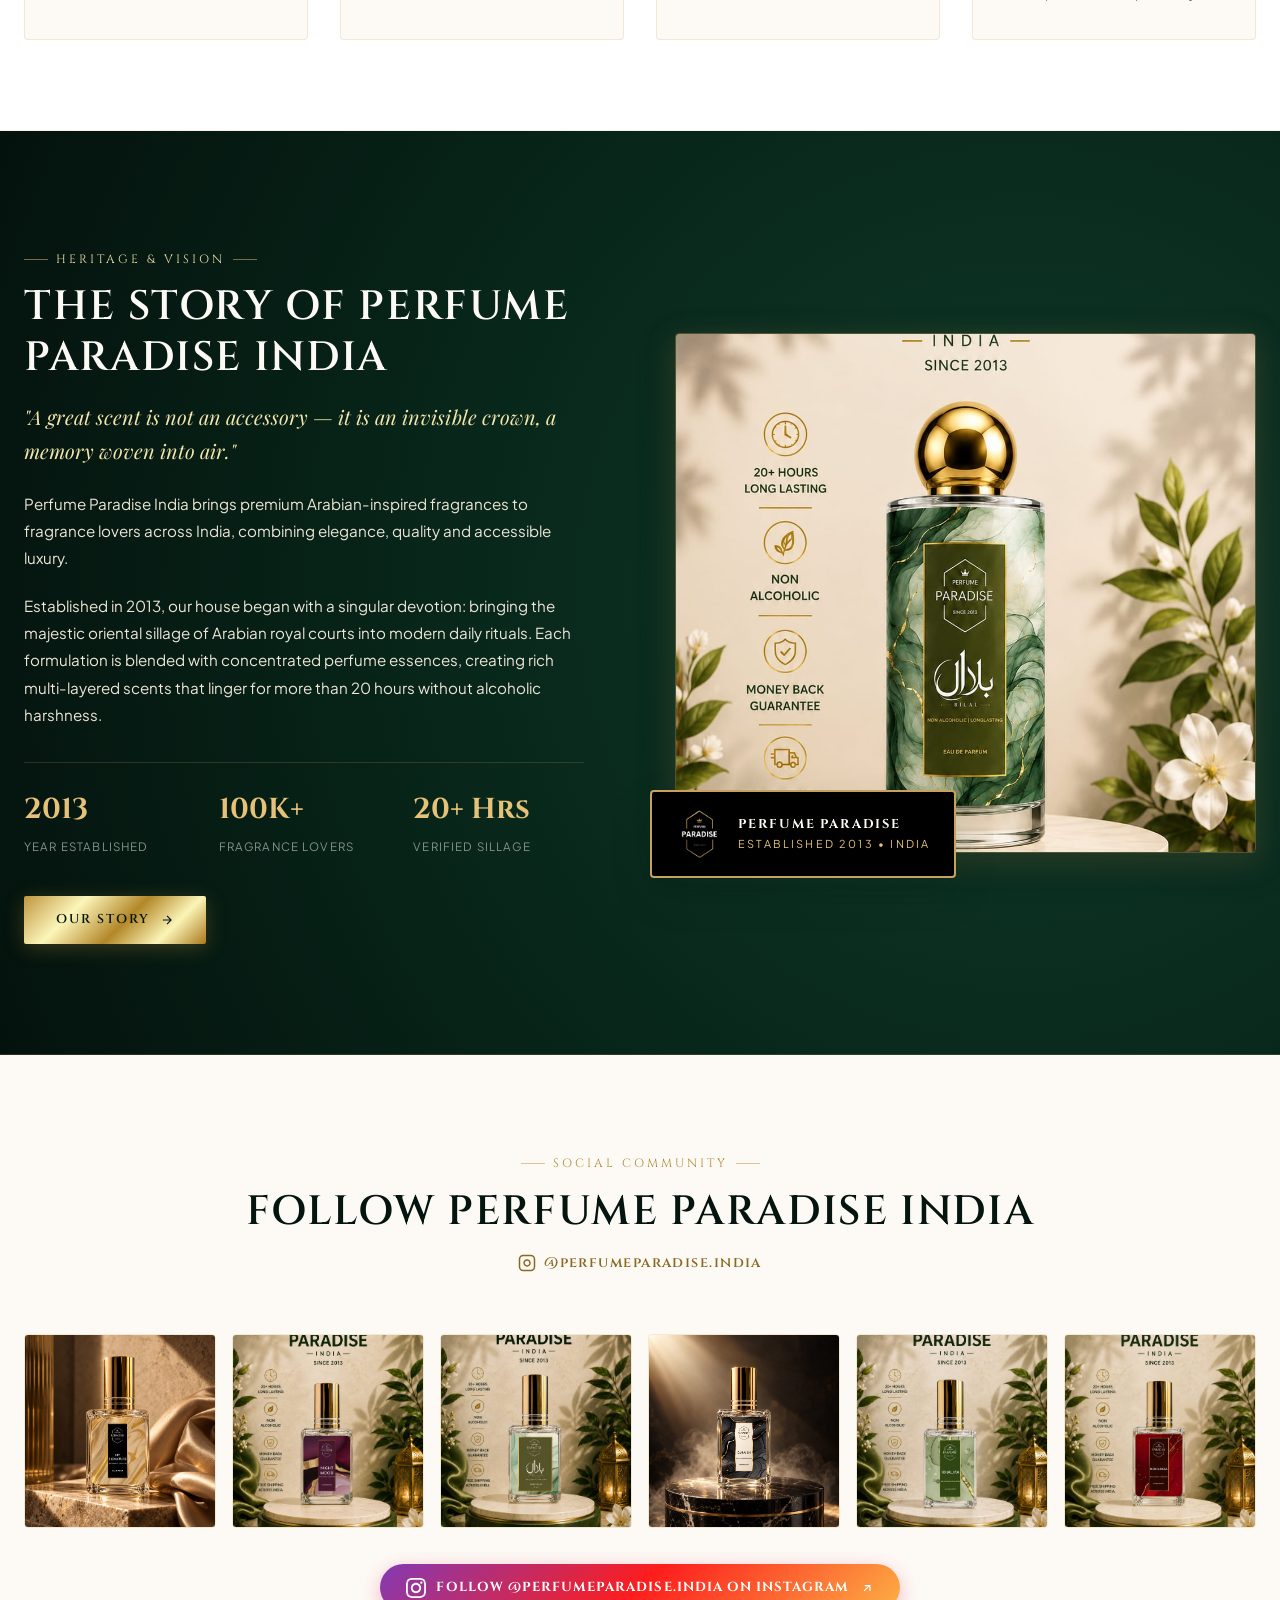
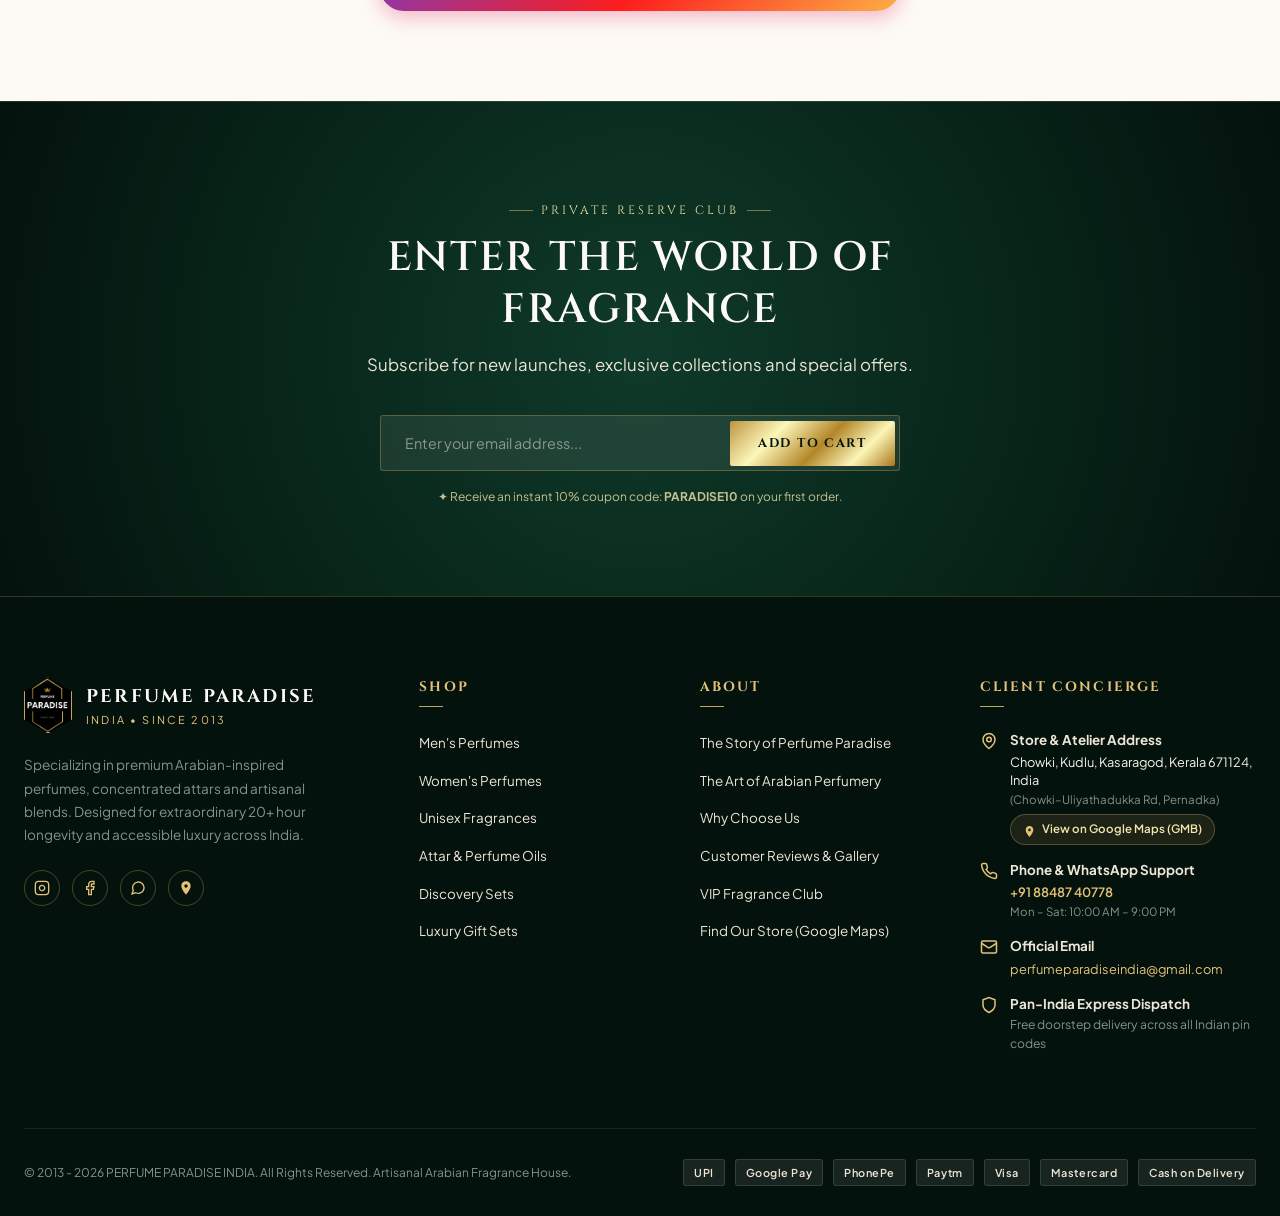
<file: unisex/index.html>
<!DOCTYPE html>
<html lang="en">
<head>
  <meta charset="UTF-8">
  <meta name="viewport" content="width=device-width, initial-scale=1.0">
  <meta http-equiv="refresh" content="0; url=../?category=unisex">
  <title>Unisex Arabian Perfumes & Signature Blends | Perfume Paradise India</title>
  <link rel="canonical" href="https://badrumgrl-oss.github.io/perfume-paradise-website/?category=unisex">
  <script>
    window.location.replace('../?category=unisex');
  </script>
</head>
<body style="background:#072318; color:#C8A25D; font-family:'Cinzel Decorative', Georgia, serif; display:flex; align-items:center; justify-content:center; height:100vh; margin:0; text-align:center;">
  <div>
    <h2 style="font-size:1.6rem; margin-bottom:10px;">✨ Sovereign Gender-Neutral Scents</h2>
    <p style="color:#FAF7F2; font-family:sans-serif; font-size:0.9rem;">Opening Unisex Collection... If you are not redirected automatically, <a href="../?category=unisex" style="color:#E2C889; text-decoration:underline;">click here</a>.</p>
  </div>
</body>
</html>
</file>
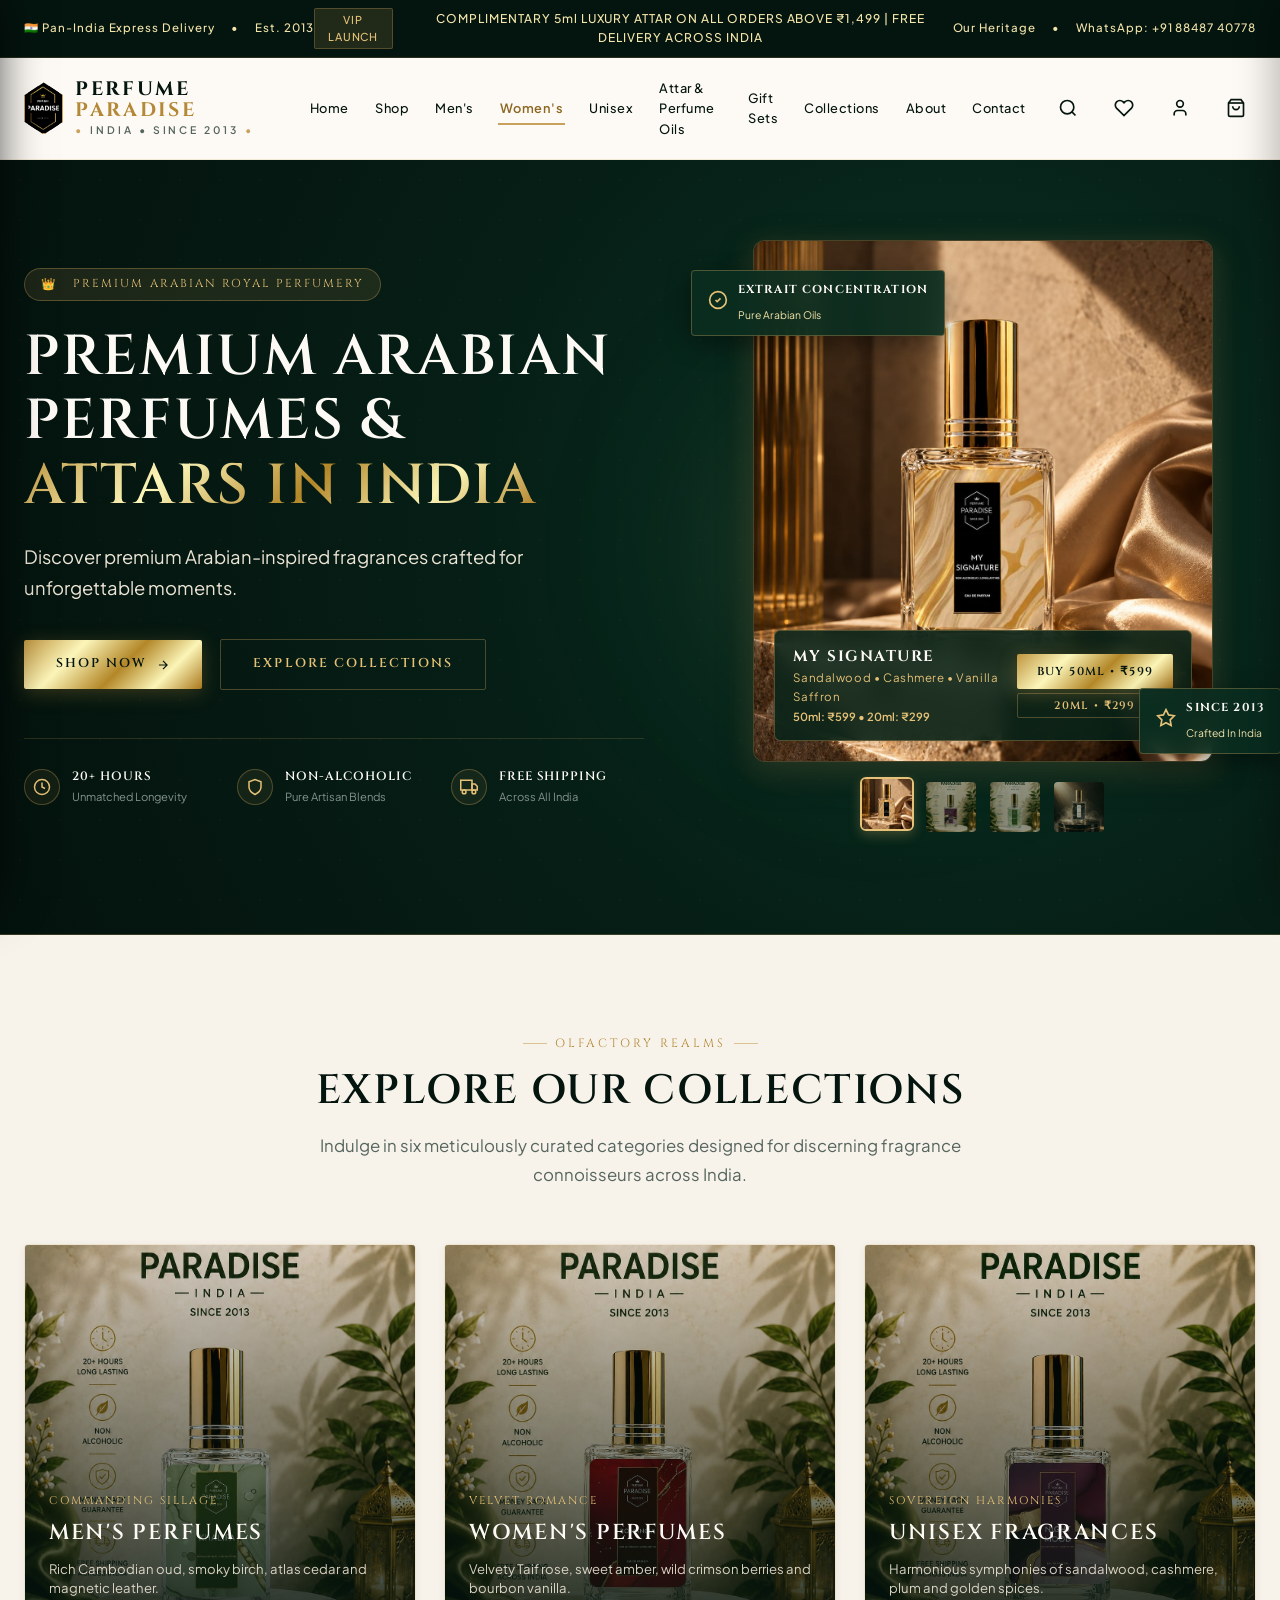
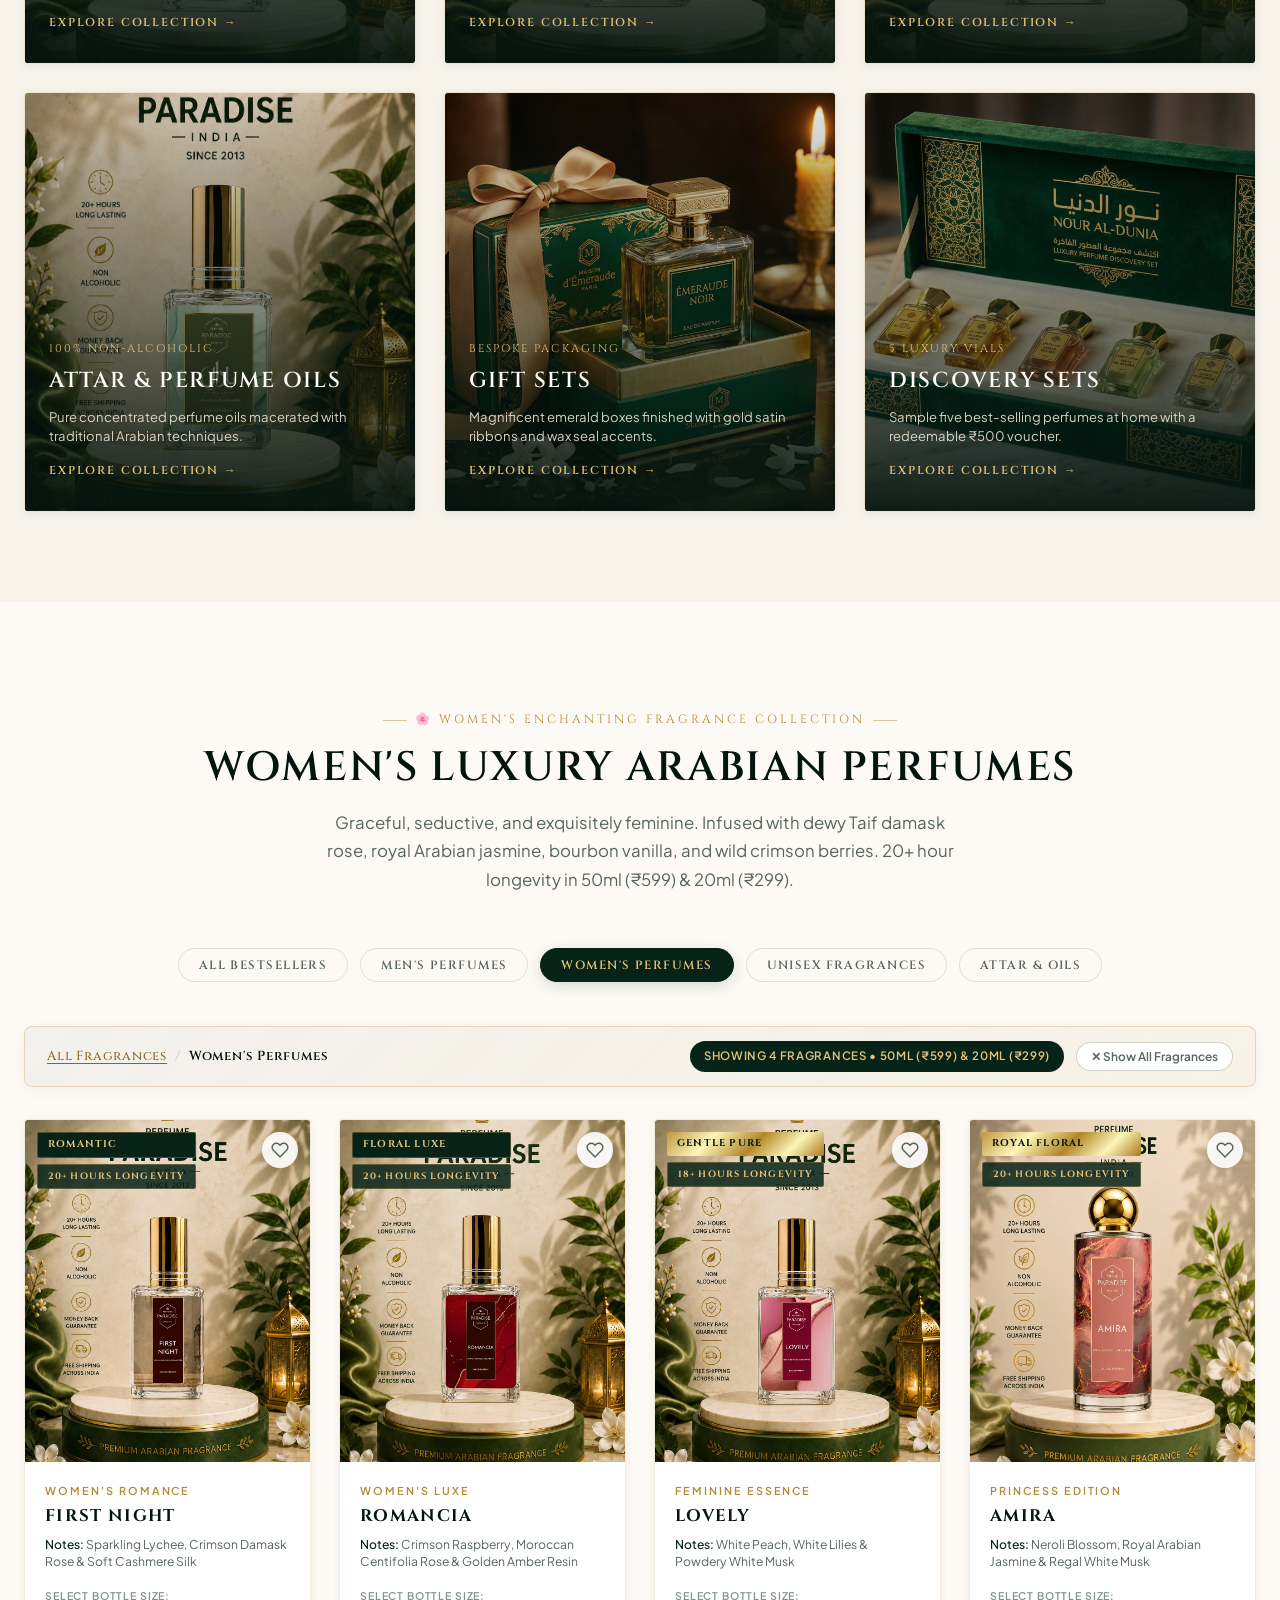
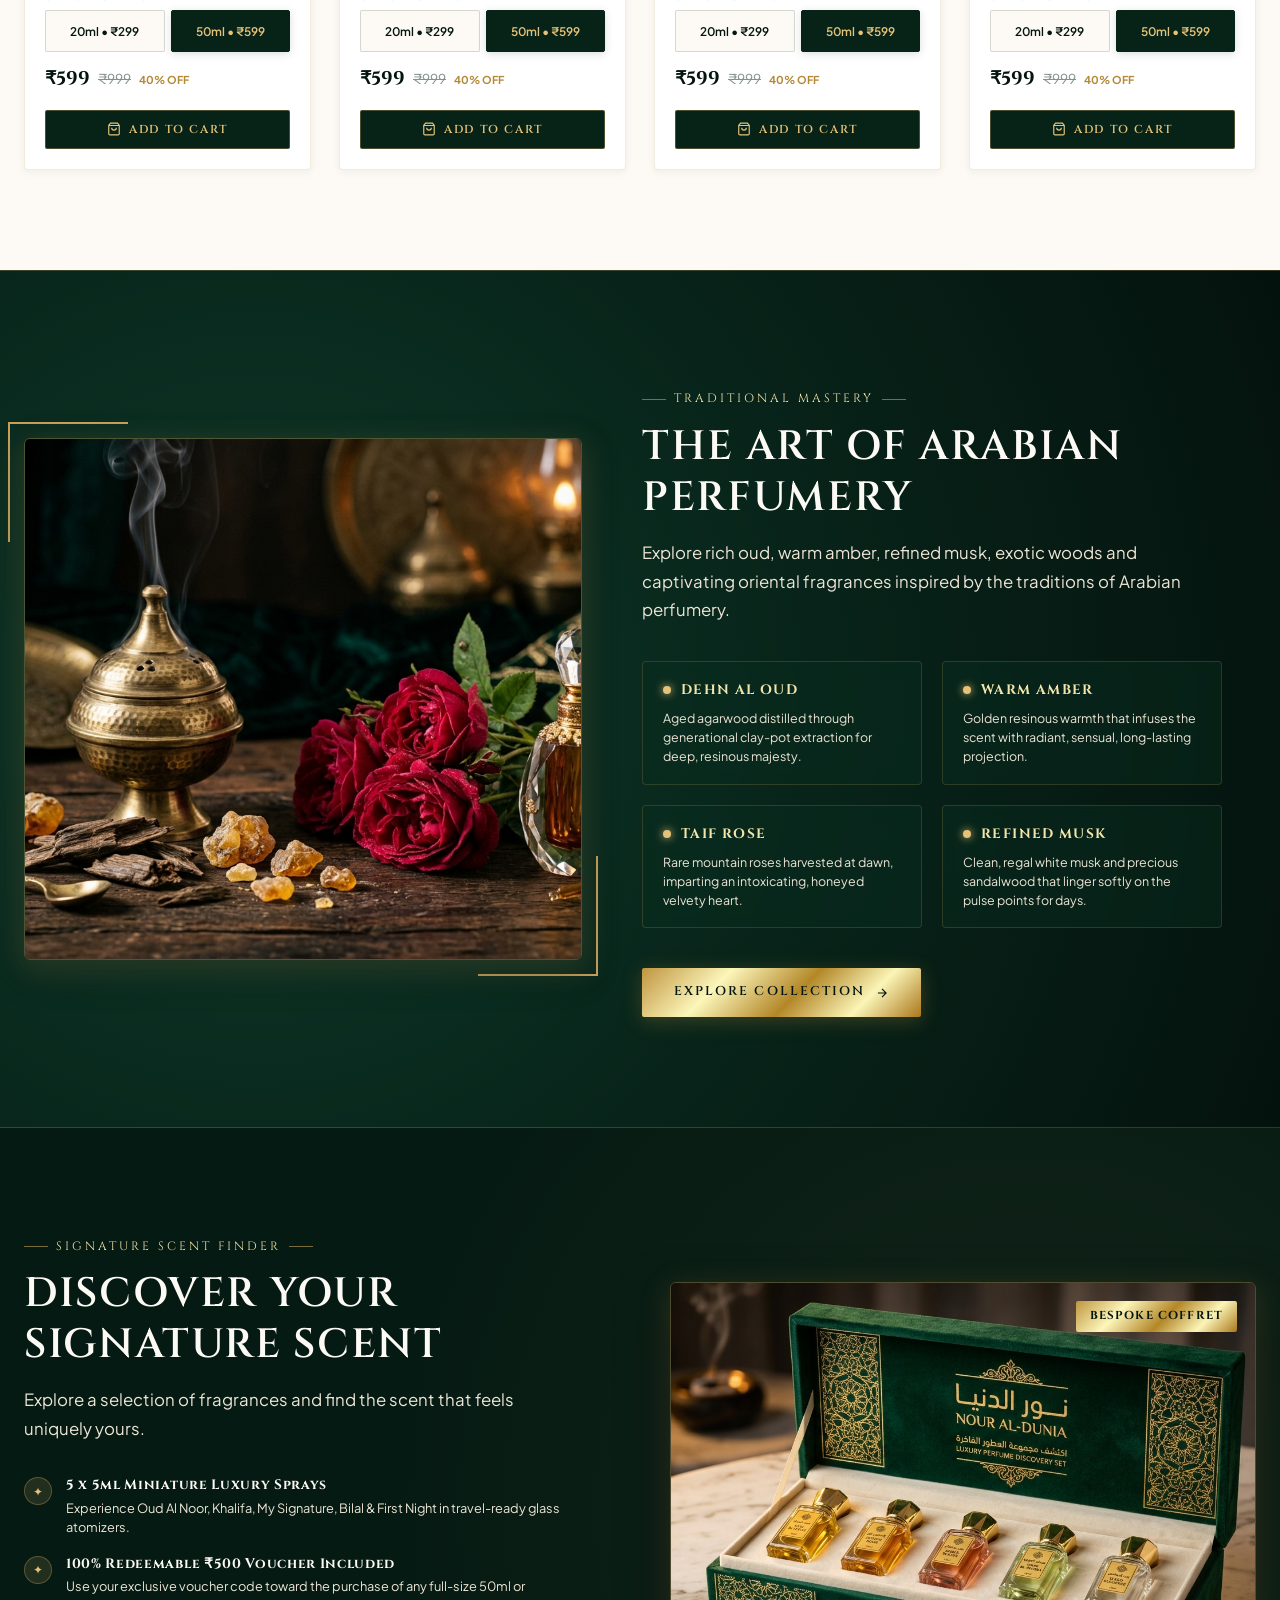
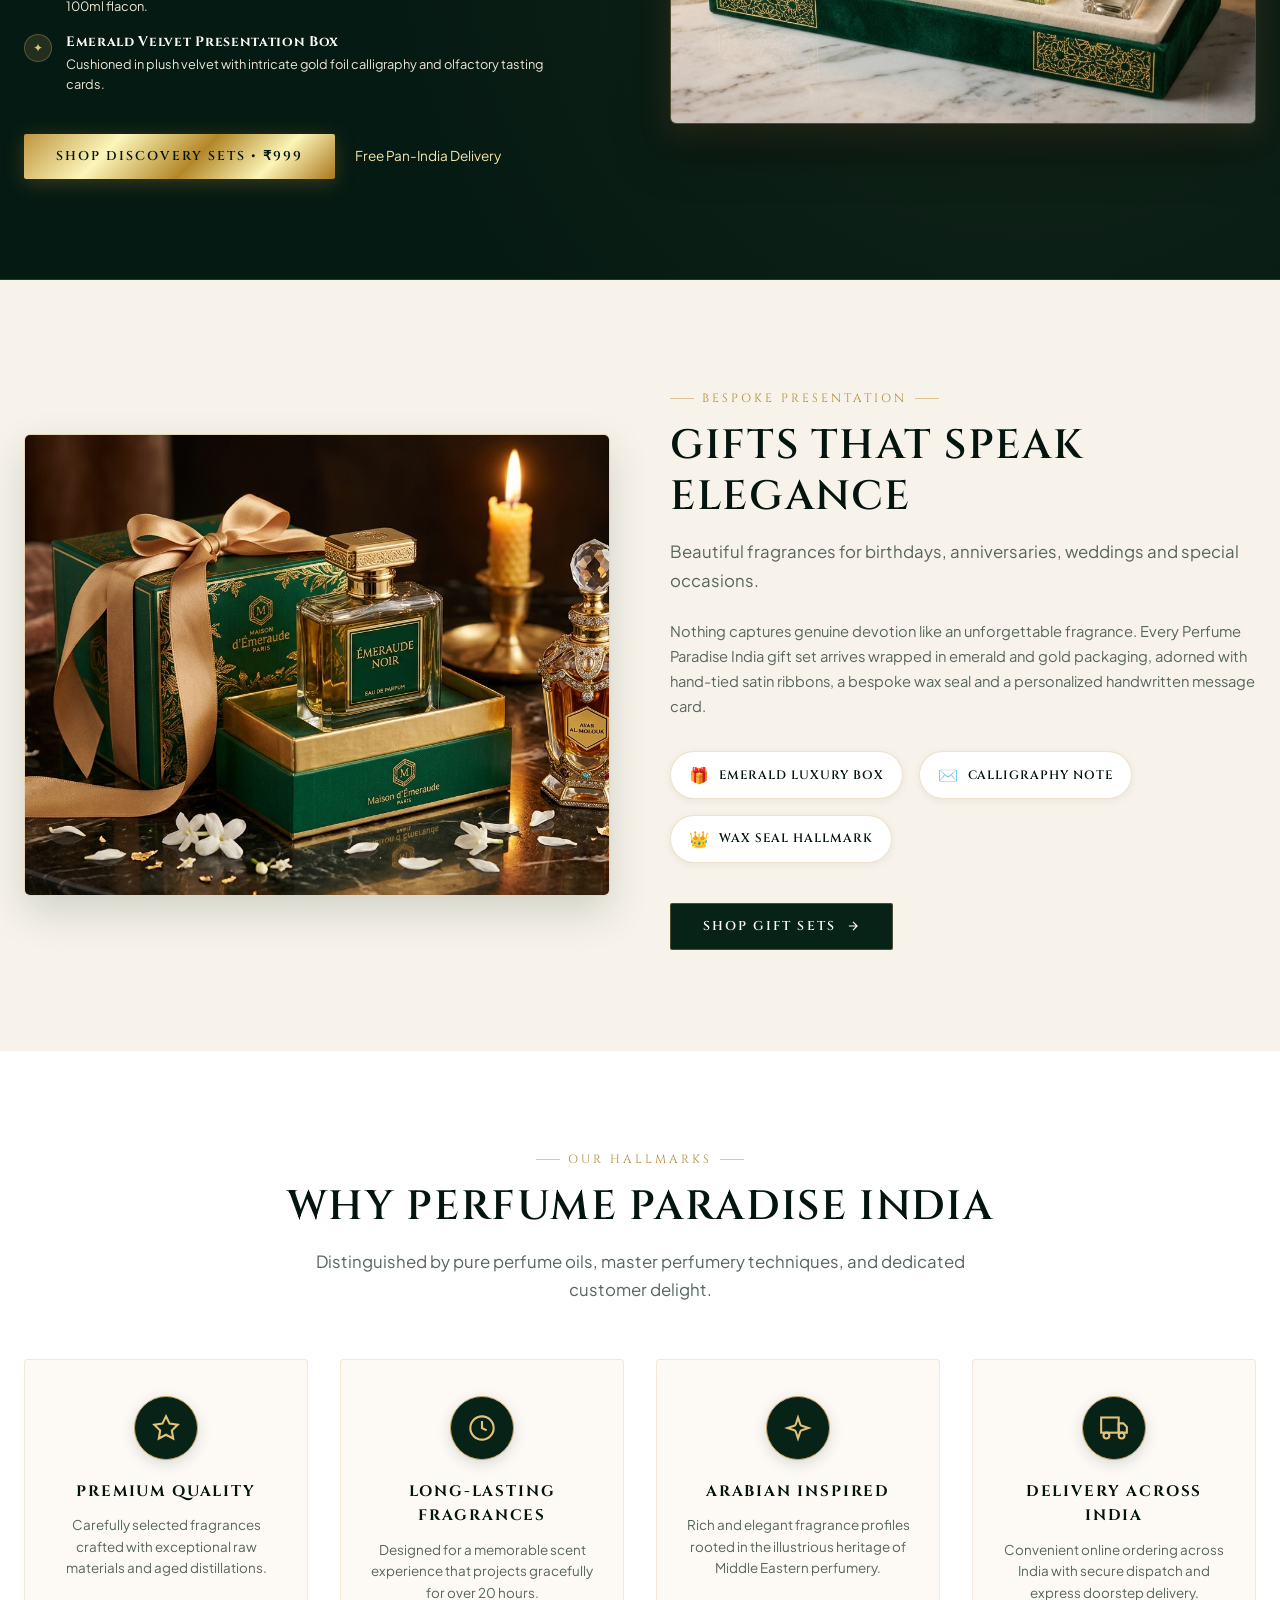
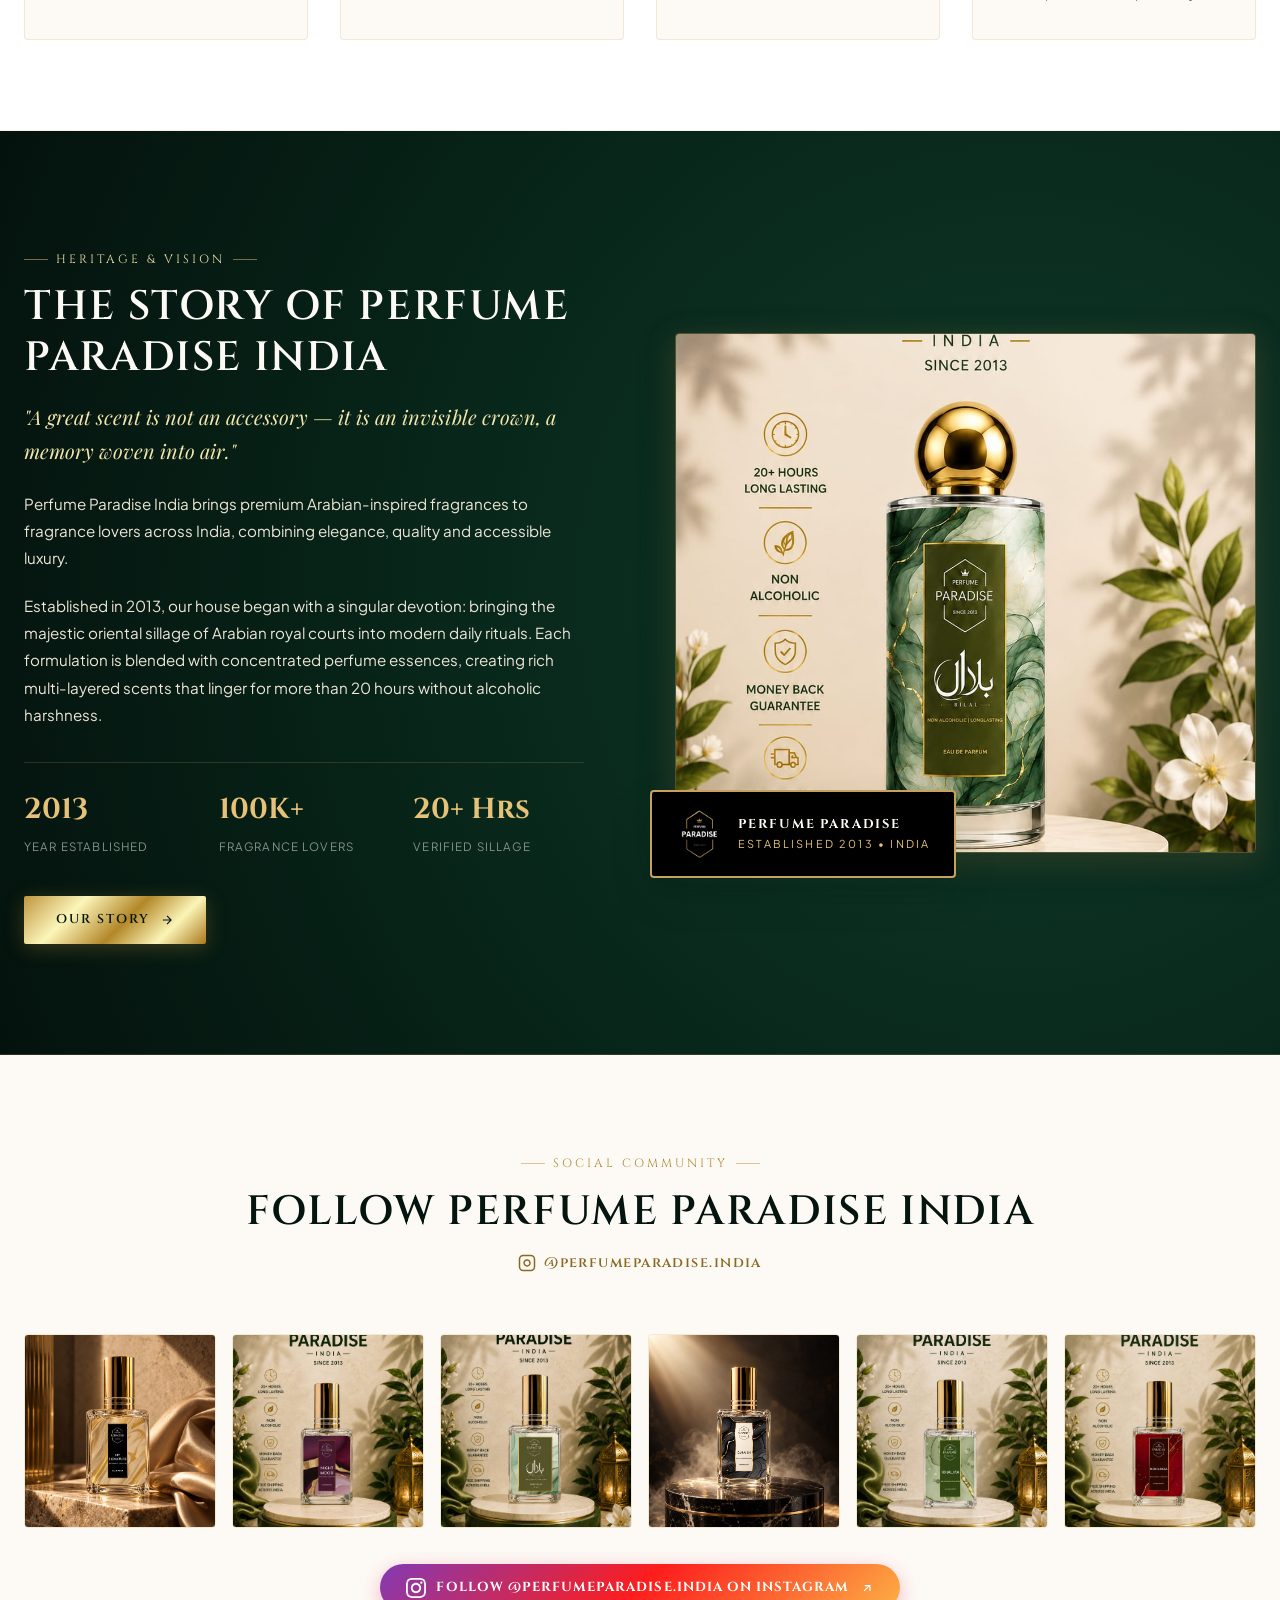
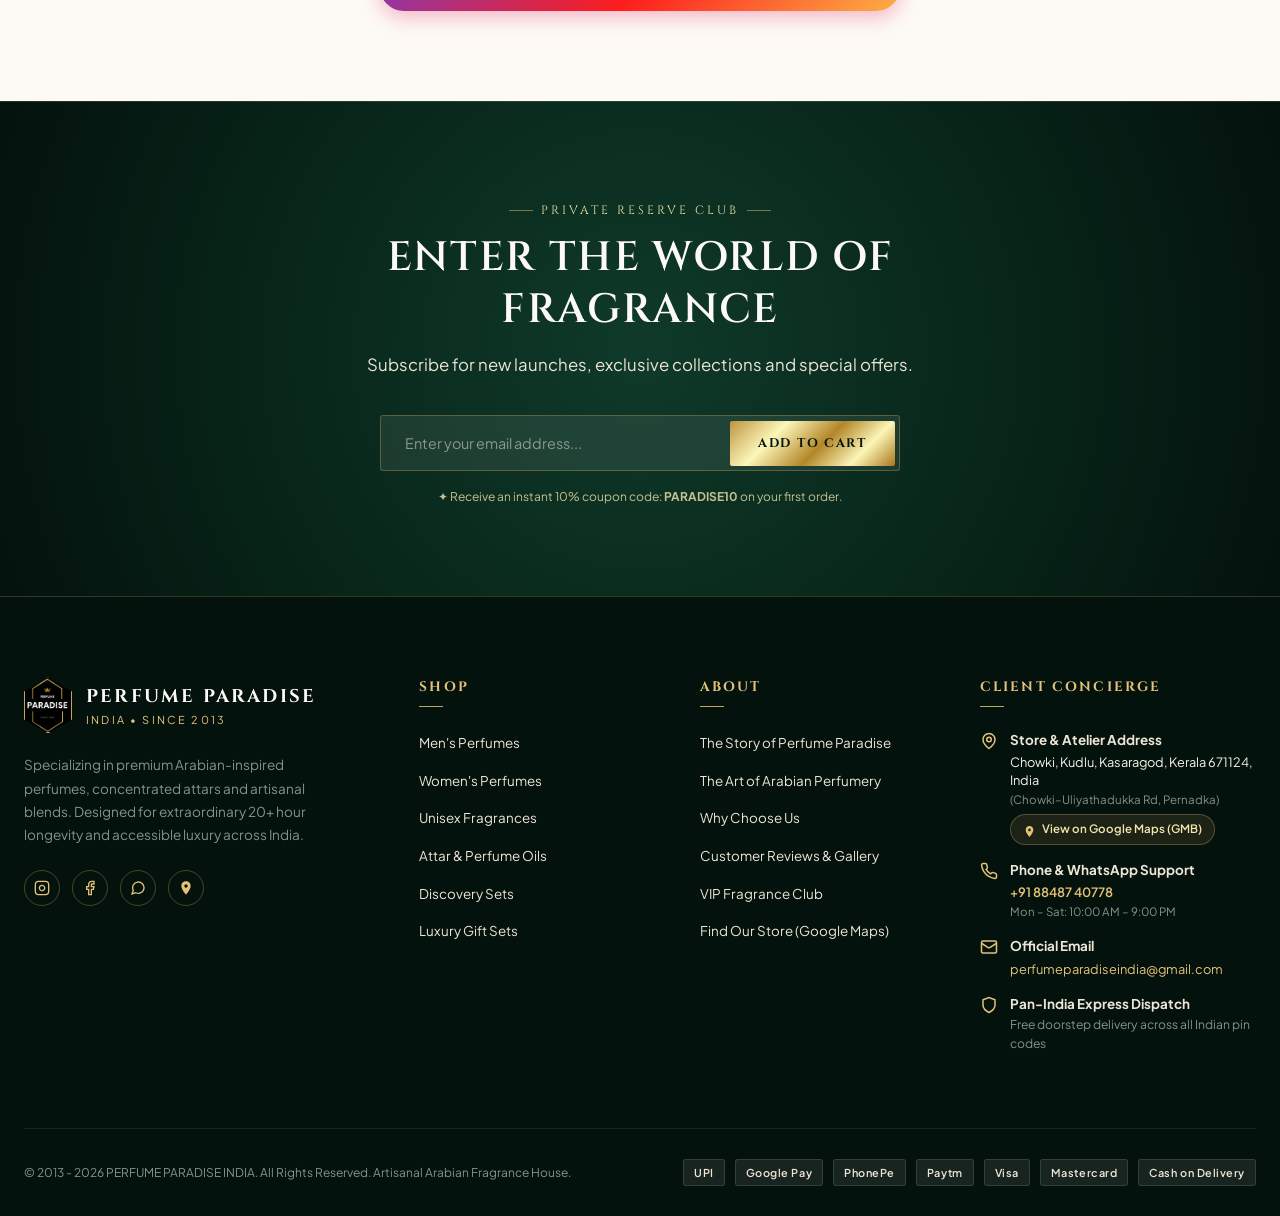
<file: womens/index.html>
<!DOCTYPE html>
<html lang="en">
<head>
  <meta charset="UTF-8">
  <meta name="viewport" content="width=device-width, initial-scale=1.0">
  <meta http-equiv="refresh" content="0; url=../?category=womens">
  <title>Women's Luxury Arabian Perfumes & Attars | Perfume Paradise India</title>
  <link rel="canonical" href="https://badrumgrl-oss.github.io/perfume-paradise-website/?category=womens">
  <script>
    window.location.replace('../?category=womens');
  </script>
</head>
<body style="background:#072318; color:#C8A25D; font-family:'Cinzel Decorative', Georgia, serif; display:flex; align-items:center; justify-content:center; height:100vh; margin:0; text-align:center;">
  <div>
    <h2 style="font-size:1.6rem; margin-bottom:10px;">🌸 Women's Enchanting Fragrance Collection</h2>
    <p style="color:#FAF7F2; font-family:sans-serif; font-size:0.9rem;">Opening Women's Collection... If you are not redirected automatically, <a href="../?category=womens" style="color:#E2C889; text-decoration:underline;">click here</a>.</p>
  </div>
</body>
</html>
</file>
<file: css/style.css>
/* ==========================================================================
   PERFUME PARADISE INDIA - LUXURY E-COMMERCE STYLESHEET
   Aesthetic: Arabian Royalty, Modern Minimalist, Emerald Green, Ivory & Gold
   ========================================================================== */

@import url('https://fonts.googleapis.com/css2?family=Amiri:ital,wght@0,400;0,700;1,400&family=Cinzel:wght@400;500;600;700;800&family=Playfair+Display:ital,wght@0,400;0,600;0,700;1,400&family=Plus+Jakarta+Sans:wght@300;400;500;600;700&display=swap');

:root {
  /* Colors */
  --emerald-950: #04140E;
  --emerald-900: #072318;
  --emerald-850: #0B2E21;
  --emerald-800: #0F3A2A;
  --emerald-700: #16533D;
  --emerald-600: #1E6F52;
  --emerald-100: #E6F0EB;
  
  --gold-300: #F3E5AB;
  --gold-400: #E5C278;
  --gold-500: #C8A25D;
  --gold-600: #B38836;
  --gold-700: #8C6721;
  --gold-gradient: linear-gradient(135deg, #BF953F 0%, #FCF6BA 28%, #B38728 55%, #FBF5B7 78%, #AA771C 100%);
  --gold-subtle-gradient: linear-gradient(135deg, rgba(200, 162, 93, 0.2) 0%, rgba(200, 162, 93, 0.05) 100%);
  
  --ivory-50: #FDFAF5;
  --ivory-100: #F7F3EA;
  --ivory-200: #EDE5D6;
  --ivory-300: #DFD3BE;
  
  --dark-900: #0A0D0C;
  --dark-800: #121815;
  --dark-700: #1A2420;
  
  --text-primary: #121A16;
  --text-secondary: #56655E;
  --text-muted: #83938B;
  --text-light: #F4EFE6;
  --text-gold: #C8A25D;

  --border-gold: rgba(200, 162, 93, 0.35);
  --border-gold-light: rgba(200, 162, 93, 0.15);
  --border-dark: rgba(255, 255, 255, 0.08);

  /* Fonts */
  --font-serif-royal: 'Cinzel', serif;
  --font-serif-editorial: 'Playfair Display', serif;
  --font-sans: 'Plus Jakarta Sans', -apple-system, BlinkMacSystemFont, sans-serif;
  --font-arabic: 'Amiri', serif;

  /* Spacing & Layout */
  --container-max: 1320px;
  --container-narrow: 1100px;
  --transition-smooth: all 0.35s cubic-bezier(0.25, 1, 0.5, 1);
  --transition-bounce: all 0.5s cubic-bezier(0.34, 1.56, 0.64, 1);
  
  /* Shadows */
  --shadow-sm: 0 2px 8px rgba(7, 35, 24, 0.06);
  --shadow-md: 0 8px 24px rgba(7, 35, 24, 0.1);
  --shadow-lg: 0 16px 40px rgba(7, 35, 24, 0.16);
  --shadow-gold: 0 8px 30px rgba(200, 162, 93, 0.25);
  --shadow-emerald: 0 12px 35px rgba(4, 20, 14, 0.35);
}

/* Base Reset */
*, *::before, *::after {
  box-sizing: border-box;
  margin: 0;
  padding: 0;
}

html {
  scroll-behavior: smooth;
  font-size: 16px;
  -webkit-text-size-adjust: 100%;
}

body {
  font-family: var(--font-sans);
  background-color: var(--ivory-50);
  color: var(--text-primary);
  line-height: 1.6;
  overflow-x: hidden;
  -webkit-font-smoothing: antialiased;
}

img {
  max-width: 100%;
  height: auto;
  display: block;
}

a {
  color: inherit;
  text-decoration: none;
  transition: var(--transition-smooth);
}

button, input, select, textarea {
  font-family: inherit;
}

button {
  cursor: pointer;
  border: none;
  background: none;
}

.container {
  width: 100%;
  max-width: var(--container-max);
  margin-left: auto;
  margin-right: auto;
  padding-left: 24px;
  padding-right: 24px;
}

.container-narrow {
  max-width: var(--container-narrow);
}

/* Typography Helpers */
.font-royal {
  font-family: var(--font-serif-royal);
  letter-spacing: 0.08em;
}

.font-editorial {
  font-family: var(--font-serif-editorial);
}

.text-gold {
  color: var(--gold-500);
}

.text-gold-gradient {
  background: var(--gold-gradient);
  -webkit-background-clip: text;
  -webkit-text-fill-color: transparent;
  display: inline-block;
}

.section-label {
  display: inline-flex;
  align-items: center;
  gap: 8px;
  font-family: var(--font-serif-royal);
  font-size: 0.75rem;
  letter-spacing: 0.25em;
  text-transform: uppercase;
  color: var(--gold-600);
  margin-bottom: 12px;
}

.section-label::before,
.section-label::after {
  content: "";
  display: inline-block;
  width: 24px;
  height: 1px;
  background: var(--gold-500);
  opacity: 0.6;
}

.section-title {
  font-family: var(--font-serif-royal);
  font-size: clamp(1.8rem, 3.2vw, 2.75rem);
  font-weight: 600;
  letter-spacing: 0.04em;
  color: var(--emerald-950);
  line-height: 1.25;
  margin-bottom: 16px;
  text-transform: uppercase;
}

.section-title.light {
  color: var(--ivory-50);
}

.section-subtitle {
  font-size: 1.05rem;
  color: var(--text-secondary);
  max-width: 650px;
  margin-left: auto;
  margin-right: auto;
  line-height: 1.7;
}

.section-subtitle.light {
  color: var(--ivory-200);
}

.section-header {
  text-align: center;
  margin-bottom: 54px;
}

/* Ornate Crest Icon */
.crown-icon {
  display: inline-block;
  width: 22px;
  height: 16px;
  color: var(--gold-500);
}

/* ==========================================================================
   BUTTONS & CTAs
   ========================================================================== */
.btn {
  display: inline-flex;
  align-items: center;
  justify-content: center;
  gap: 10px;
  padding: 14px 32px;
  font-family: var(--font-serif-royal);
  font-size: 0.8rem;
  font-weight: 600;
  letter-spacing: 0.16em;
  text-transform: uppercase;
  border-radius: 2px;
  transition: var(--transition-smooth);
  position: relative;
  overflow: hidden;
  white-space: nowrap;
}

.btn-primary {
  background: var(--gold-gradient);
  color: var(--emerald-950);
  box-shadow: 0 4px 20px rgba(179, 136, 54, 0.3);
}

.btn-primary:hover {
  transform: translateY(-2px);
  box-shadow: 0 8px 28px rgba(179, 136, 54, 0.45);
  filter: brightness(1.05);
}

.btn-secondary {
  background: transparent;
  color: var(--gold-400);
  border: 1px solid var(--border-gold);
}

.btn-secondary:hover {
  background: rgba(200, 162, 93, 0.12);
  border-color: var(--gold-400);
  color: var(--ivory-50);
  transform: translateY(-2px);
}

.btn-emerald {
  background: var(--emerald-900);
  color: var(--ivory-50);
  border: 1px solid var(--border-gold);
}

.btn-emerald:hover {
  background: var(--emerald-850);
  color: var(--gold-400);
  border-color: var(--gold-500);
  transform: translateY(-2px);
}

.btn-outline-dark {
  background: transparent;
  color: var(--emerald-950);
  border: 1px solid rgba(7, 35, 24, 0.3);
}

.btn-outline-dark:hover {
  background: var(--emerald-900);
  color: var(--gold-400);
  border-color: var(--emerald-900);
  transform: translateY(-2px);
}

.btn-sm {
  padding: 10px 20px;
  font-size: 0.72rem;
  letter-spacing: 0.12em;
}

/* ==========================================================================
   ANNOUNCEMENT BAR
   ========================================================================== */
.announcement-bar {
  background: var(--emerald-950);
  color: var(--gold-300);
  border-bottom: 1px solid rgba(200, 162, 93, 0.2);
  font-size: 0.75rem;
  font-weight: 500;
  letter-spacing: 0.08em;
  padding: 8px 0;
  position: relative;
  z-index: 50;
}

.announcement-inner {
  display: flex;
  align-items: center;
  justify-content: space-between;
}

.announcement-text {
  flex: 1;
  text-align: center;
  display: flex;
  align-items: center;
  justify-content: center;
  gap: 16px;
}

.announcement-pill {
  background: rgba(200, 162, 93, 0.15);
  border: 1px solid rgba(200, 162, 93, 0.3);
  padding: 2px 8px;
  font-size: 0.68rem;
  text-transform: uppercase;
  color: var(--gold-400);
  border-radius: 2px;
}

.announcement-actions {
  display: flex;
  align-items: center;
  gap: 16px;
  font-size: 0.72rem;
}

.announcement-actions a:hover {
  color: var(--ivory-50);
}

/* ==========================================================================
   HEADER & NAVBAR
   ========================================================================== */
.site-header {
  position: sticky;
  top: 0;
  z-index: 100;
  background: rgba(253, 250, 245, 0.95);
  backdrop-filter: blur(12px);
  -webkit-backdrop-filter: blur(12px);
  border-bottom: 1px solid rgba(200, 162, 93, 0.2);
  transition: var(--transition-smooth);
}

.site-header.scrolled {
  background: rgba(253, 250, 245, 0.98);
  box-shadow: 0 4px 20px rgba(7, 35, 24, 0.08);
}

.nav-container {
  display: flex;
  align-items: center;
  justify-content: space-between;
  padding-top: 14px;
  padding-bottom: 14px;
  gap: 20px;
}

/* Logo Brand */
.brand-logo-wrap {
  display: flex;
  align-items: center;
  gap: 12px;
  text-decoration: none;
}

.brand-crest {
  width: 44px;
  height: 52px;
  background: #000000;
  border: 1.5px solid var(--gold-500);
  clip-path: polygon(50% 0%, 100% 25%, 100% 75%, 50% 100%, 0% 75%, 0% 25%);
  display: flex;
  flex-direction: column;
  align-items: center;
  justify-content: center;
  padding: 3px;
  position: relative;
  transition: var(--transition-smooth);
}

.brand-crest img {
  width: 100%;
  height: 100%;
  object-fit: cover;
}

.brand-text-block {
  display: flex;
  flex-direction: column;
}

.brand-name {
  font-family: var(--font-serif-royal);
  font-size: 1.22rem;
  font-weight: 700;
  letter-spacing: 0.12em;
  color: var(--emerald-950);
  line-height: 1.1;
  text-transform: uppercase;
}

.brand-name span {
  color: var(--gold-600);
}

.brand-subtext {
  font-family: var(--font-sans);
  font-size: 0.65rem;
  letter-spacing: 0.28em;
  text-transform: uppercase;
  color: var(--text-secondary);
  font-weight: 600;
  display: flex;
  align-items: center;
  gap: 6px;
}

.brand-subtext::before,
.brand-subtext::after {
  content: "•";
  color: var(--gold-500);
}

/* Navigation Links */
.main-nav {
  display: flex;
  align-items: center;
  gap: 22px;
}

.nav-link {
  font-family: var(--font-sans);
  font-size: 0.8rem;
  font-weight: 500;
  letter-spacing: 0.04em;
  color: var(--emerald-950);
  padding: 6px 2px;
  position: relative;
  text-transform: capitalize;
}

.nav-link::after {
  content: '';
  position: absolute;
  bottom: 0;
  left: 0;
  width: 0%;
  height: 2px;
  background: var(--gold-500);
  transition: var(--transition-smooth);
}

.nav-link:hover {
  color: var(--gold-600);
}

.nav-link:hover::after {
  width: 100%;
}

.nav-link.active {
  color: var(--gold-700);
  font-weight: 600;
}

.nav-link.active::after {
  width: 100%;
}

/* Nav Actions */
.nav-actions {
  display: flex;
  align-items: center;
  gap: 16px;
}

.nav-action-btn {
  display: flex;
  align-items: center;
  justify-content: center;
  width: 40px;
  height: 40px;
  border-radius: 50%;
  color: var(--emerald-950);
  position: relative;
  transition: var(--transition-smooth);
  background: transparent;
}

.nav-action-btn:hover {
  background: rgba(200, 162, 93, 0.12);
  color: var(--gold-600);
}

.badge-count {
  position: absolute;
  top: 4px;
  right: 4px;
  background: var(--emerald-900);
  color: var(--gold-400);
  border: 1px solid var(--gold-500);
  font-size: 0.62rem;
  font-weight: 700;
  width: 18px;
  height: 18px;
  border-radius: 50%;
  display: flex;
  align-items: center;
  justify-content: center;
}

.mobile-menu-toggle {
  display: none;
  flex-direction: column;
  justify-content: center;
  align-items: center;
  width: 44px;
  height: 44px;
  min-width: 44px;
  min-height: 44px;
  padding: 8px;
  border-radius: 4px;
  background: transparent;
  cursor: pointer;
  transition: var(--transition-smooth);
}

.mobile-menu-toggle:hover,
.mobile-menu-toggle:active {
  background: rgba(200, 162, 93, 0.12);
}

.mobile-menu-toggle span {
  display: block;
  width: 22px;
  height: 2px;
  background: var(--emerald-950);
  transition: var(--transition-smooth);
  border-radius: 1px;
}

.mobile-menu-toggle span:nth-child(2) {
  margin: 4px 0;
}

.mobile-menu-toggle.active span:nth-child(1) {
  transform: translateY(6px) rotate(45deg);
}

.mobile-menu-toggle.active span:nth-child(2) {
  opacity: 0;
  transform: scale(0);
}

.mobile-menu-toggle.active span:nth-child(3) {
  transform: translateY(-6px) rotate(-45deg);
}

/* ==========================================================================
   HERO SECTION
   ========================================================================== */
.hero-section {
  position: relative;
  background: radial-gradient(circle at 75% 45%, #0B3324 0%, #061F16 45%, #04120D 100%);
  color: var(--ivory-50);
  padding: 80px 0 100px;
  overflow: hidden;
  border-bottom: 1px solid rgba(200, 162, 93, 0.25);
}

.hero-pattern-bg {
  position: absolute;
  inset: 0;
  background-image: 
    radial-gradient(rgba(200, 162, 93, 0.08) 1px, transparent 1px),
    radial-gradient(rgba(200, 162, 93, 0.04) 1px, transparent 1px);
  background-size: 40px 40px;
  background-position: 0 0, 20px 20px;
  opacity: 0.5;
  pointer-events: none;
}

.hero-glow {
  position: absolute;
  width: 550px;
  height: 550px;
  border-radius: 50%;
  background: radial-gradient(circle, rgba(200, 162, 93, 0.18) 0%, rgba(14, 58, 41, 0.08) 50%, transparent 70%);
  top: 15%;
  right: 10%;
  filter: blur(50px);
  pointer-events: none;
}

.hero-grid {
  display: grid;
  grid-template-columns: 1.15fr 1fr;
  align-items: center;
  gap: 60px;
  position: relative;
  z-index: 2;
}

.hero-content {
  max-width: 620px;
}

.hero-badge-pill {
  display: inline-flex;
  align-items: center;
  gap: 10px;
  padding: 6px 16px;
  border-radius: 30px;
  background: rgba(200, 162, 93, 0.12);
  border: 1px solid rgba(200, 162, 93, 0.35);
  font-family: var(--font-serif-royal);
  font-size: 0.72rem;
  letter-spacing: 0.18em;
  color: var(--gold-400);
  text-transform: uppercase;
  margin-bottom: 24px;
}

.hero-title {
  font-family: var(--font-serif-royal);
  font-size: clamp(2.3rem, 4.4vw, 3.8rem);
  font-weight: 600;
  line-height: 1.15;
  letter-spacing: 0.03em;
  text-transform: uppercase;
  color: var(--ivory-50);
  margin-bottom: 22px;
}

.hero-title .highlight-gold {
  background: var(--gold-gradient);
  -webkit-background-clip: text;
  -webkit-text-fill-color: transparent;
  display: inline-block;
}

.hero-description {
  font-size: 1.15rem;
  line-height: 1.7;
  color: var(--ivory-200);
  margin-bottom: 36px;
  max-width: 540px;
}

.hero-cta-group {
  display: flex;
  align-items: center;
  gap: 18px;
  flex-wrap: wrap;
  margin-bottom: 48px;
}

.hero-features-bar {
  display: grid;
  grid-template-columns: repeat(3, 1fr);
  gap: 20px;
  padding-top: 28px;
  border-top: 1px solid rgba(200, 162, 93, 0.2);
}

.hero-feature-item {
  display: flex;
  align-items: center;
  gap: 12px;
}

.hero-feat-icon {
  width: 36px;
  height: 36px;
  border-radius: 50%;
  border: 1px solid var(--border-gold);
  background: rgba(200, 162, 93, 0.08);
  display: flex;
  align-items: center;
  justify-content: center;
  color: var(--gold-400);
  flex-shrink: 0;
}

.hero-feat-text h5 {
  font-family: var(--font-serif-royal);
  font-size: 0.76rem;
  font-weight: 600;
  letter-spacing: 0.08em;
  color: var(--ivory-50);
  margin-bottom: 2px;
}

.hero-feat-text p {
  font-size: 0.7rem;
  color: var(--text-muted);
}

/* Hero Stage & Visual */
.hero-stage {
  position: relative;
  display: flex;
  flex-direction: column;
  align-items: center;
  justify-content: center;
}

.hero-bottle-frame {
  position: relative;
  width: 100%;
  max-width: 460px;
  border-radius: 12px;
  overflow: hidden;
  box-shadow: var(--shadow-emerald), var(--shadow-gold);
  border: 1px solid var(--border-gold);
  background: #04120D;
}

.hero-bottle-frame img {
  width: 100%;
  height: 520px;
  object-fit: cover;
  transition: transform 0.6s cubic-bezier(0.25, 1, 0.5, 1);
}

.hero-bottle-frame:hover img {
  transform: scale(1.03);
}

.hero-bottle-tag {
  position: absolute;
  bottom: 20px;
  left: 20px;
  right: 20px;
  background: rgba(7, 35, 24, 0.88);
  backdrop-filter: blur(10px);
  -webkit-backdrop-filter: blur(10px);
  border: 1px solid var(--border-gold);
  padding: 14px 18px;
  border-radius: 6px;
  display: flex;
  align-items: center;
  justify-content: space-between;
}

.hero-bottle-info h4 {
  font-family: var(--font-serif-royal);
  font-size: 0.95rem;
  letter-spacing: 0.1em;
  color: var(--ivory-50);
}

.hero-bottle-info p {
  font-size: 0.72rem;
  color: var(--gold-400);
  letter-spacing: 0.05em;
}

.hero-bottle-switchers {
  display: flex;
  gap: 10px;
  margin-top: 18px;
}

.hero-thumb-btn {
  width: 54px;
  height: 54px;
  border-radius: 6px;
  overflow: hidden;
  border: 2px solid transparent;
  opacity: 0.6;
  transition: var(--transition-smooth);
}

.hero-thumb-btn.active {
  border-color: var(--gold-400);
  opacity: 1;
  transform: translateY(-3px);
  box-shadow: 0 4px 12px rgba(200, 162, 93, 0.3);
}

.hero-thumb-btn img {
  width: 100%;
  height: 100%;
  object-fit: cover;
}

/* Floating Badges */
.floating-badge {
  position: absolute;
  top: 30px;
  left: -20px;
  background: rgba(11, 46, 33, 0.9);
  border: 1px solid var(--border-gold);
  padding: 10px 16px;
  border-radius: 4px;
  display: flex;
  align-items: center;
  gap: 10px;
  box-shadow: 0 8px 24px rgba(0, 0, 0, 0.4);
  backdrop-filter: blur(8px);
  z-index: 5;
  animation: floatSlow 4s ease-in-out infinite alternate;
}

.floating-badge.right {
  top: auto;
  bottom: 80px;
  left: auto;
  right: -25px;
  animation: floatSlow 4.5s ease-in-out infinite alternate-reverse;
}

.floating-badge-icon {
  color: var(--gold-400);
}

.floating-badge-text h6 {
  font-family: var(--font-serif-royal);
  font-size: 0.72rem;
  letter-spacing: 0.1em;
  color: var(--ivory-50);
}

.floating-badge-text span {
  font-size: 0.65rem;
  color: var(--gold-300);
}

@keyframes floatSlow {
  0% { transform: translateY(0); }
  100% { transform: translateY(-8px); }
}

/* ==========================================================================
   CATEGORIES SECTION
   ========================================================================== */
.categories-section {
  padding: 90px 0;
  background: var(--ivory-100);
  position: relative;
}

.categories-grid {
  display: grid;
  grid-template-columns: repeat(3, 1fr);
  gap: 28px;
}

.category-card {
  position: relative;
  height: 420px;
  border-radius: 4px;
  overflow: hidden;
  box-shadow: var(--shadow-sm);
  border: 1px solid rgba(200, 162, 93, 0.2);
  transition: var(--transition-smooth);
  display: block;
  text-decoration: none;
}

.category-card:hover {
  transform: translateY(-6px);
  box-shadow: var(--shadow-lg), var(--shadow-gold);
  border-color: var(--gold-500);
}

.category-img {
  width: 100%;
  height: 100%;
  object-fit: cover;
  transition: transform 0.7s cubic-bezier(0.25, 1, 0.5, 1);
}

.category-card:hover .category-img {
  transform: scale(1.06);
}

.category-overlay {
  position: absolute;
  inset: 0;
  background: linear-gradient(to top, rgba(4, 20, 14, 0.95) 0%, rgba(4, 20, 14, 0.5) 45%, rgba(4, 20, 14, 0.1) 100%);
  display: flex;
  flex-direction: column;
  justify-content: flex-end;
  padding: 30px 24px;
  color: var(--ivory-50);
}

.category-count {
  font-family: var(--font-serif-royal);
  font-size: 0.7rem;
  letter-spacing: 0.18em;
  color: var(--gold-400);
  text-transform: uppercase;
  margin-bottom: 6px;
}

.category-name {
  font-family: var(--font-serif-royal);
  font-size: 1.35rem;
  font-weight: 600;
  letter-spacing: 0.08em;
  color: var(--ivory-50);
  margin-bottom: 8px;
  text-transform: uppercase;
}

.category-desc {
  font-size: 0.82rem;
  color: var(--ivory-200);
  margin-bottom: 16px;
  line-height: 1.5;
  opacity: 0.9;
}

.category-action {
  display: inline-flex;
  align-items: center;
  gap: 8px;
  font-family: var(--font-serif-royal);
  font-size: 0.72rem;
  font-weight: 600;
  letter-spacing: 0.16em;
  text-transform: uppercase;
  color: var(--gold-400);
  transition: var(--transition-smooth);
}

.category-card:hover .category-action {
  color: var(--gold-300);
  transform: translateX(4px);
}

/* ==========================================================================
   BEST SELLERS SECTION
   ========================================================================== */
.bestsellers-section {
  padding: 100px 0;
  background: var(--ivory-50);
}

.filter-nav {
  display: flex;
  align-items: center;
  justify-content: center;
  gap: 12px;
  flex-wrap: wrap;
  margin-bottom: 44px;
}

.filter-btn {
  padding: 8px 20px;
  border-radius: 30px;
  font-family: var(--font-serif-royal);
  font-size: 0.75rem;
  font-weight: 600;
  letter-spacing: 0.12em;
  text-transform: uppercase;
  color: var(--text-secondary);
  border: 1px solid rgba(7, 35, 24, 0.12);
  background: transparent;
  transition: var(--transition-smooth);
}

.filter-btn:hover {
  border-color: var(--gold-500);
  color: var(--gold-700);
}

.filter-btn.active {
  background: var(--emerald-900);
  color: var(--gold-400);
  border-color: var(--emerald-900);
  box-shadow: 0 4px 14px rgba(7, 35, 24, 0.15);
}

/* Active Category Meta & Breadcrumb Banner */
.category-meta-banner {
  background: linear-gradient(135deg, rgba(7, 35, 24, 0.04) 0%, rgba(200, 162, 93, 0.09) 100%);
  border: 1px solid rgba(200, 162, 93, 0.35);
  border-radius: 8px;
  padding: 14px 22px;
  margin-bottom: 32px;
  display: flex;
  align-items: center;
  justify-content: space-between;
  box-shadow: 0 4px 18px rgba(7, 35, 24, 0.04);
}

.category-banner-inner {
  display: flex;
  align-items: center;
  justify-content: space-between;
  width: 100%;
  flex-wrap: wrap;
  gap: 12px;
}

.category-breadcrumb-wrap {
  display: flex;
  align-items: center;
  gap: 8px;
  font-family: var(--font-serif-royal);
  font-size: 0.82rem;
  font-weight: 500;
  letter-spacing: 0.06em;
  color: var(--text-secondary);
}

.category-breadcrumb-wrap a {
  color: var(--gold-700);
  text-decoration: underline;
  text-underline-offset: 3px;
  transition: var(--transition-fast);
}

.category-breadcrumb-wrap a:hover {
  color: var(--emerald-950);
}

.category-crumb-sep {
  color: var(--gold-500);
  opacity: 0.7;
}

.category-crumb-current {
  color: var(--emerald-950);
  font-weight: 600;
}

.category-banner-meta {
  display: flex;
  align-items: center;
  gap: 12px;
  flex-wrap: wrap;
}

.category-count-badge {
  font-size: 0.72rem;
  font-weight: 600;
  letter-spacing: 0.06em;
  text-transform: uppercase;
  background: var(--emerald-900);
  color: var(--gold-400);
  padding: 6px 14px;
  border-radius: 20px;
}

.category-reset-btn {
  font-family: var(--font-sans);
  font-size: 0.74rem;
  font-weight: 600;
  color: var(--text-secondary);
  background: #FFFFFF;
  border: 1px solid rgba(7, 35, 24, 0.2);
  padding: 6px 14px;
  border-radius: 20px;
  cursor: pointer;
  transition: var(--transition-fast);
  display: inline-flex;
  align-items: center;
  gap: 6px;
}

.category-reset-btn:hover {
  color: #C0392B;
  border-color: #C0392B;
  background: #FFF5F5;
  transform: translateY(-1px);
}

@keyframes fadeInCatalog {
  from {
    opacity: 0.2;
    transform: translateY(8px);
  }
  to {
    opacity: 1;
    transform: translateY(0);
  }
}

.products-grid.animating {
  animation: fadeInCatalog 0.3s cubic-bezier(0.16, 1, 0.3, 1) forwards;
}

.products-grid {
  display: grid;
  grid-template-columns: repeat(4, 1fr);
  gap: 28px;
}

/* Product Card */
.product-card {
  background: #FFFFFF;
  border-radius: 4px;
  border: 1px solid rgba(200, 162, 93, 0.22);
  overflow: hidden;
  box-shadow: var(--shadow-sm);
  transition: var(--transition-smooth);
  display: flex;
  flex-direction: column;
  position: relative;
}

.product-card:hover {
  transform: translateY(-6px);
  box-shadow: var(--shadow-lg), 0 8px 24px rgba(200, 162, 93, 0.15);
  border-color: var(--gold-500);
}

.product-media {
  position: relative;
  background: #F8F5EE;
  padding-top: 120%;
  overflow: hidden;
}

.product-media img {
  position: absolute;
  top: 0;
  left: 0;
  width: 100%;
  height: 100%;
  object-fit: cover;
  transition: transform 0.6s cubic-bezier(0.25, 1, 0.5, 1);
}

.product-card:hover .product-media img {
  transform: scale(1.05);
}

.product-badge-group {
  position: absolute;
  top: 12px;
  left: 12px;
  display: flex;
  flex-direction: column;
  gap: 6px;
  z-index: 2;
}

.product-badge {
  padding: 4px 10px;
  font-family: var(--font-serif-royal);
  font-size: 0.62rem;
  font-weight: 700;
  letter-spacing: 0.12em;
  text-transform: uppercase;
  border-radius: 2px;
}

.product-badge.gold {
  background: var(--gold-gradient);
  color: var(--emerald-950);
}

.product-badge.emerald {
  background: var(--emerald-900);
  color: var(--gold-400);
  border: 1px solid var(--border-gold);
}

.product-wishlist-btn {
  position: absolute;
  top: 12px;
  right: 12px;
  width: 36px;
  height: 36px;
  border-radius: 50%;
  background: rgba(255, 255, 255, 0.9);
  color: var(--text-secondary);
  display: flex;
  align-items: center;
  justify-content: center;
  box-shadow: 0 2px 8px rgba(0, 0, 0, 0.1);
  transition: var(--transition-smooth);
  z-index: 2;
}

.product-wishlist-btn:hover,
.product-wishlist-btn.active {
  color: #C0392B;
  background: #FFFFFF;
  transform: scale(1.1);
}

.product-quick-view {
  position: absolute;
  bottom: 12px;
  left: 12px;
  right: 12px;
  background: rgba(7, 35, 24, 0.92);
  backdrop-filter: blur(6px);
  color: var(--gold-400);
  font-family: var(--font-serif-royal);
  font-size: 0.72rem;
  letter-spacing: 0.14em;
  text-transform: uppercase;
  padding: 10px;
  border-radius: 2px;
  display: flex;
  align-items: center;
  justify-content: center;
  gap: 6px;
  opacity: 0;
  transform: translateY(10px);
  transition: var(--transition-smooth);
  border: 1px solid var(--border-gold);
}

.product-card:hover .product-quick-view {
  opacity: 1;
  transform: translateY(0);
}

.product-quick-view:hover {
  background: var(--gold-gradient);
  color: var(--emerald-950);
}

/* Product Info */
.product-info {
  padding: 20px;
  display: flex;
  flex-direction: column;
  flex: 1;
}

.product-category-sub {
  font-size: 0.68rem;
  letter-spacing: 0.18em;
  text-transform: uppercase;
  color: var(--gold-600);
  font-weight: 600;
  margin-bottom: 4px;
}

.product-title {
  font-family: var(--font-serif-royal);
  font-size: 1.05rem;
  font-weight: 700;
  letter-spacing: 0.08em;
  color: var(--emerald-950);
  margin-bottom: 6px;
  text-transform: uppercase;
}

.product-notes-pill {
  font-size: 0.76rem;
  color: var(--text-secondary);
  line-height: 1.4;
  margin-bottom: 14px;
  min-height: 38px;
}

.product-notes-pill span {
  color: var(--emerald-900);
  font-weight: 500;
}

.product-pricing-wrap {
  display: flex;
  align-items: baseline;
  gap: 8px;
  margin-bottom: 16px;
}

.product-price-current {
  font-family: var(--font-serif-royal);
  font-size: 1.15rem;
  font-weight: 700;
  color: var(--emerald-950);
}

.product-price-original {
  font-size: 0.85rem;
  color: var(--text-muted);
  text-decoration: line-through;
}

.product-discount-tag {
  font-size: 0.68rem;
  color: #B38836;
  font-weight: 700;
}

.product-card-actions {
  margin-top: auto;
  display: flex;
  gap: 8px;
}

.btn-add-cart {
  width: 100%;
  padding: 11px 16px;
  background: var(--emerald-900);
  color: var(--gold-400);
  border: 1px solid var(--border-gold);
  border-radius: 2px;
  font-family: var(--font-serif-royal);
  font-size: 0.72rem;
  font-weight: 600;
  letter-spacing: 0.14em;
  text-transform: uppercase;
  display: flex;
  align-items: center;
  justify-content: center;
  gap: 8px;
  transition: var(--transition-smooth);
}

.btn-add-cart:hover {
  background: var(--gold-gradient);
  color: var(--emerald-950);
  border-color: transparent;
  box-shadow: 0 4px 14px rgba(179, 136, 54, 0.3);
}

/* ==========================================================================
   ARABIAN COLLECTION SECTION
   ========================================================================== */
.arabian-section {
  position: relative;
  background: radial-gradient(circle at 20% 50%, #0F3A2A 0%, #08241A 50%, #04120D 100%);
  color: var(--ivory-50);
  padding: 110px 0;
  overflow: hidden;
  border-top: 1px solid rgba(200, 162, 93, 0.25);
  border-bottom: 1px solid rgba(200, 162, 93, 0.25);
}

.arabian-grid {
  display: grid;
  grid-template-columns: 1fr 1.1fr;
  align-items: center;
  gap: 60px;
}

.arabian-visual-stage {
  position: relative;
}

.arabian-visual-box {
  position: relative;
  border-radius: 6px;
  overflow: hidden;
  border: 1.5px solid var(--border-gold);
  box-shadow: var(--shadow-emerald), var(--shadow-gold);
}

.arabian-visual-box img {
  width: 100%;
  height: 520px;
  object-fit: cover;
}

.arabian-frame-decor {
  position: absolute;
  top: -16px;
  left: -16px;
  width: 120px;
  height: 120px;
  border-top: 2px solid var(--gold-500);
  border-left: 2px solid var(--gold-500);
  pointer-events: none;
}

.arabian-frame-decor.br {
  top: auto;
  left: auto;
  bottom: -16px;
  right: -16px;
  border-top: none;
  border-left: none;
  border-bottom: 2px solid var(--gold-500);
  border-right: 2px solid var(--gold-500);
}

.arabian-content {
  max-width: 580px;
}

.arabian-notes-grid {
  display: grid;
  grid-template-columns: repeat(2, 1fr);
  gap: 20px;
  margin: 36px 0 40px;
}

.arabian-note-card {
  background: rgba(11, 46, 33, 0.45);
  border: 1px solid rgba(200, 162, 93, 0.2);
  padding: 18px 20px;
  border-radius: 4px;
  backdrop-filter: blur(6px);
  transition: var(--transition-smooth);
}

.arabian-note-card:hover {
  background: rgba(11, 46, 33, 0.75);
  border-color: var(--gold-500);
  transform: translateY(-3px);
}

.note-head {
  display: flex;
  align-items: center;
  gap: 10px;
  margin-bottom: 8px;
}

.note-bullet {
  width: 8px;
  height: 8px;
  border-radius: 50%;
  background: var(--gold-400);
  box-shadow: 0 0 8px var(--gold-400);
}

.note-title {
  font-family: var(--font-serif-royal);
  font-size: 0.85rem;
  letter-spacing: 0.1em;
  color: var(--gold-300);
  text-transform: uppercase;
}

.note-desc {
  font-size: 0.78rem;
  color: var(--ivory-200);
  line-height: 1.5;
}

/* ==========================================================================
   DISCOVERY SET SECTION
   ========================================================================== */
.discovery-section {
  background: #051A13;
  color: var(--ivory-50);
  padding: 100px 0;
  position: relative;
  overflow: hidden;
  border-bottom: 1px solid rgba(200, 162, 93, 0.2);
}

.discovery-bg-ornament {
  position: absolute;
  inset: 0;
  background: radial-gradient(circle at 80% 50%, rgba(200, 162, 93, 0.08) 0%, transparent 60%);
  pointer-events: none;
}

.discovery-grid {
  display: grid;
  grid-template-columns: 1fr 1fr;
  align-items: center;
  gap: 60px;
  position: relative;
  z-index: 2;
}

.discovery-content {
  max-width: 540px;
}

.discovery-features-list {
  display: flex;
  flex-direction: column;
  gap: 16px;
  margin: 32px 0 40px;
}

.discovery-feature-line {
  display: flex;
  align-items: flex-start;
  gap: 14px;
}

.discovery-feature-line .line-icon {
  width: 28px;
  height: 28px;
  border-radius: 50%;
  background: rgba(200, 162, 93, 0.15);
  border: 1px solid var(--border-gold);
  color: var(--gold-400);
  display: flex;
  align-items: center;
  justify-content: center;
  font-size: 0.75rem;
  flex-shrink: 0;
  margin-top: 2px;
}

.discovery-feature-line strong {
  display: block;
  font-family: var(--font-serif-royal);
  font-size: 0.85rem;
  color: var(--ivory-50);
  letter-spacing: 0.05em;
  margin-bottom: 2px;
}

.discovery-feature-line p {
  font-size: 0.8rem;
  color: var(--ivory-200);
  line-height: 1.5;
}

.discovery-box-preview {
  position: relative;
  border-radius: 6px;
  overflow: hidden;
  border: 1px solid var(--border-gold);
  box-shadow: 0 20px 50px rgba(0, 0, 0, 0.5), var(--shadow-gold);
}

.discovery-box-preview img {
  width: 100%;
  height: 440px;
  object-fit: cover;
  transition: transform 0.6s ease;
}

.discovery-box-preview:hover img {
  transform: scale(1.03);
}

.discovery-ribbon {
  position: absolute;
  top: 18px;
  right: 18px;
  background: var(--gold-gradient);
  color: var(--emerald-950);
  padding: 6px 14px;
  border-radius: 2px;
  font-family: var(--font-serif-royal);
  font-size: 0.72rem;
  font-weight: 700;
  letter-spacing: 0.1em;
  text-transform: uppercase;
}

/* ==========================================================================
   GIFTING SECTION
   ========================================================================== */
.gifting-section {
  padding: 100px 0;
  background: var(--ivory-100);
  position: relative;
}

.gifting-grid {
  display: grid;
  grid-template-columns: 1fr 1fr;
  align-items: center;
  gap: 60px;
}

.gifting-media-wrapper {
  position: relative;
}

.gifting-image-frame {
  position: relative;
  border-radius: 6px;
  overflow: hidden;
  border: 1px solid var(--border-gold);
  box-shadow: var(--shadow-lg);
}

.gifting-image-frame img {
  width: 100%;
  height: 460px;
  object-fit: cover;
}

.gifting-services-pills {
  display: flex;
  gap: 16px;
  flex-wrap: wrap;
  margin: 32px 0 40px;
}

.gift-pill-item {
  display: flex;
  align-items: center;
  gap: 10px;
  background: #FFFFFF;
  border: 1px solid rgba(200, 162, 93, 0.3);
  padding: 10px 18px;
  border-radius: 30px;
  box-shadow: var(--shadow-sm);
}

.gift-pill-icon {
  color: var(--gold-600);
}

.gift-pill-text {
  font-family: var(--font-serif-royal);
  font-size: 0.76rem;
  font-weight: 600;
  letter-spacing: 0.08em;
  color: var(--emerald-950);
  text-transform: uppercase;
}

/* ==========================================================================
   WHY PERFUME PARADISE INDIA
   ========================================================================== */
.why-section {
  padding: 90px 0;
  background: #FFFFFF;
  border-top: 1px solid rgba(200, 162, 93, 0.15);
  border-bottom: 1px solid rgba(200, 162, 93, 0.15);
}

.why-features-grid {
  display: grid;
  grid-template-columns: repeat(4, 1fr);
  gap: 32px;
}

.why-feature-card {
  text-align: center;
  padding: 36px 22px;
  border-radius: 4px;
  border: 1px solid rgba(200, 162, 93, 0.2);
  background: var(--ivory-50);
  transition: var(--transition-smooth);
}

.why-feature-card:hover {
  transform: translateY(-6px);
  border-color: var(--gold-500);
  box-shadow: var(--shadow-md), 0 8px 24px rgba(200, 162, 93, 0.12);
  background: #FFFFFF;
}

.why-icon-emblem {
  width: 64px;
  height: 64px;
  border-radius: 50%;
  margin: 0 auto 20px;
  background: var(--emerald-900);
  border: 1.5px solid var(--gold-500);
  color: var(--gold-400);
  display: flex;
  align-items: center;
  justify-content: center;
  box-shadow: 0 4px 14px rgba(7, 35, 24, 0.15);
  transition: var(--transition-smooth);
}

.why-feature-card:hover .why-icon-emblem {
  background: var(--gold-gradient);
  color: var(--emerald-950);
  border-color: transparent;
  transform: scale(1.08);
}

.why-feature-title {
  font-family: var(--font-serif-royal);
  font-size: 0.95rem;
  font-weight: 700;
  letter-spacing: 0.12em;
  color: var(--emerald-950);
  margin-bottom: 10px;
  text-transform: uppercase;
}

.why-feature-desc {
  font-size: 0.84rem;
  color: var(--text-secondary);
  line-height: 1.6;
}

/* ==========================================================================
   ABOUT BRAND STORY SECTION
   ========================================================================== */
.about-section {
  padding: 110px 0;
  background: radial-gradient(circle at 80% 50%, #0F3A2A 0%, #072318 60%, #04120D 100%);
  color: var(--ivory-50);
  position: relative;
  border-bottom: 1px solid rgba(200, 162, 93, 0.2);
}

.about-grid {
  display: grid;
  grid-template-columns: 1fr 1fr;
  align-items: center;
  gap: 70px;
}

.about-story-content {
  max-width: 560px;
}

.about-lead {
  font-family: var(--font-serif-editorial);
  font-size: 1.25rem;
  line-height: 1.7;
  color: var(--gold-300);
  margin-bottom: 22px;
  font-style: italic;
}

.about-body-text {
  font-size: 0.95rem;
  line-height: 1.8;
  color: var(--ivory-200);
  margin-bottom: 34px;
}

.about-metrics-bar {
  display: grid;
  grid-template-columns: repeat(3, 1fr);
  gap: 24px;
  margin-bottom: 40px;
  padding-top: 24px;
  border-top: 1px solid rgba(200, 162, 93, 0.2);
}

.about-metric-item h3 {
  font-family: var(--font-serif-royal);
  font-size: 1.8rem;
  color: var(--gold-400);
  margin-bottom: 4px;
}

.about-metric-item p {
  font-size: 0.72rem;
  letter-spacing: 0.1em;
  text-transform: uppercase;
  color: var(--text-muted);
}

.about-visual-collage {
  position: relative;
}

.about-main-img {
  width: 100%;
  height: 520px;
  object-fit: cover;
  border-radius: 4px;
  border: 1.5px solid var(--border-gold);
  box-shadow: var(--shadow-emerald), var(--shadow-gold);
}

.about-crest-badge {
  position: absolute;
  bottom: -25px;
  left: -25px;
  background: #000000;
  border: 2px solid var(--gold-500);
  padding: 18px 24px;
  border-radius: 4px;
  display: flex;
  align-items: center;
  gap: 14px;
  box-shadow: var(--shadow-lg);
}

.about-crest-badge .logo-thumb {
  width: 48px;
  height: 48px;
  object-fit: contain;
}

.about-crest-badge h5 {
  font-family: var(--font-serif-royal);
  font-size: 0.8rem;
  letter-spacing: 0.14em;
  color: var(--ivory-50);
}

.about-crest-badge p {
  font-size: 0.68rem;
  letter-spacing: 0.2em;
  color: var(--gold-400);
}

/* ==========================================================================
   INSTAGRAM SECTION
   ========================================================================== */
.instagram-section {
  padding: 90px 0;
  background: var(--ivory-50);
}

.instagram-handle {
  display: inline-flex;
  align-items: center;
  gap: 8px;
  font-family: var(--font-serif-royal);
  font-size: 0.9rem;
  font-weight: 600;
  letter-spacing: 0.1em;
  color: var(--gold-700);
  margin-top: -6px;
  margin-bottom: 36px;
}

.instagram-handle:hover {
  color: var(--emerald-900);
}

.instagram-grid {
  display: grid;
  grid-template-columns: repeat(6, 1fr);
  gap: 16px;
}

.insta-tile {
  position: relative;
  padding-top: 100%;
  overflow: hidden;
  border-radius: 4px;
  border: 1px solid rgba(200, 162, 93, 0.2);
  display: block;
}

.insta-tile img {
  position: absolute;
  top: 0;
  left: 0;
  width: 100%;
  height: 100%;
  object-fit: cover;
  transition: transform 0.6s ease;
}

.insta-overlay {
  position: absolute;
  inset: 0;
  background: rgba(7, 35, 24, 0.85);
  display: flex;
  flex-direction: column;
  align-items: center;
  justify-content: center;
  gap: 8px;
  color: var(--gold-400);
  opacity: 0;
  transition: var(--transition-smooth);
}

.insta-tile:hover img {
  transform: scale(1.08);
}

.insta-tile:hover .insta-overlay {
  opacity: 1;
}

.insta-fragrance-tag {
  font-family: var(--font-serif-royal);
  font-size: 0.7rem;
  letter-spacing: 0.12em;
  color: var(--ivory-50);
  text-transform: uppercase;
}

.instagram-cta-wrap {
  text-align: center;
  margin-top: 36px;
}

.btn-instagram-follow {
  display: inline-flex;
  align-items: center;
  gap: 10px;
  padding: 13px 26px;
  background: linear-gradient(135deg, #833AB4 0%, #FD1D1D 50%, #FCB045 100%);
  color: #FFFFFF !important;
  border-radius: 30px;
  font-family: var(--font-serif-royal);
  font-size: 0.82rem;
  font-weight: 700;
  letter-spacing: 0.08em;
  text-transform: uppercase;
  transition: var(--transition-smooth);
  box-shadow: 0 6px 20px rgba(225, 48, 108, 0.35);
  text-decoration: none;
}

.btn-instagram-follow:hover,
.btn-instagram-follow:active {
  filter: brightness(1.12);
  transform: translateY(-2px);
  box-shadow: 0 8px 28px rgba(225, 48, 108, 0.5);
  color: #FFFFFF !important;
}

/* ==========================================================================
   NEWSLETTER SECTION
   ========================================================================== */
.newsletter-section {
  padding: 90px 0;
  background: radial-gradient(circle at 50% 50%, #0F3A2A 0%, #072318 60%, #04120D 100%);
  color: var(--ivory-50);
  text-align: center;
  position: relative;
  border-top: 1px solid rgba(200, 162, 93, 0.2);
}

.newsletter-box {
  max-width: 680px;
  margin: 0 auto;
}

.newsletter-form-wrap {
  display: flex;
  align-items: center;
  max-width: 520px;
  margin: 36px auto 16px;
  background: rgba(255, 255, 255, 0.08);
  border: 1px solid var(--border-gold);
  border-radius: 3px;
  padding: 4px;
}

.newsletter-input {
  flex: 1;
  background: transparent;
  border: none;
  padding: 14px 20px;
  color: var(--ivory-50);
  font-size: 0.9rem;
  outline: none;
}

.newsletter-input::placeholder {
  color: rgba(247, 243, 234, 0.5);
}

.newsletter-btn {
  padding: 14px 28px;
  background: var(--gold-gradient);
  color: var(--emerald-950);
  font-family: var(--font-serif-royal);
  font-size: 0.78rem;
  font-weight: 700;
  letter-spacing: 0.14em;
  text-transform: uppercase;
  border-radius: 2px;
  transition: var(--transition-smooth);
  flex-shrink: 0;
}

.newsletter-btn:hover {
  filter: brightness(1.1);
  box-shadow: 0 4px 16px rgba(179, 136, 54, 0.4);
}

.newsletter-note {
  font-size: 0.75rem;
  color: var(--gold-300);
  opacity: 0.8;
}

/* ==========================================================================
   FOOTER
   ========================================================================== */
.site-footer {
  background: #04120D;
  color: var(--ivory-200);
  padding: 80px 0 30px;
  border-top: 1px solid rgba(200, 162, 93, 0.25);
}

.footer-top-grid {
  display: grid;
  grid-template-columns: 1.5fr 1fr 1fr 1.2fr;
  gap: 50px;
  margin-bottom: 60px;
}

.footer-brand-column {
  padding-right: 20px;
}

.footer-logo-wrap {
  display: flex;
  align-items: center;
  gap: 14px;
  margin-bottom: 20px;
}

.footer-logo-thumb {
  width: 48px;
  height: 56px;
  object-fit: cover;
  border: 1px solid var(--gold-500);
  clip-path: polygon(50% 0%, 100% 25%, 100% 75%, 50% 100%, 0% 75%, 0% 25%);
}

.footer-brand-title {
  font-family: var(--font-serif-royal);
  font-size: 1.15rem;
  font-weight: 700;
  letter-spacing: 0.12em;
  color: var(--ivory-50);
  text-transform: uppercase;
}

.footer-brand-tagline {
  font-size: 0.68rem;
  letter-spacing: 0.2em;
  color: var(--gold-400);
  text-transform: uppercase;
}

.footer-brand-bio {
  font-size: 0.85rem;
  line-height: 1.7;
  color: var(--text-muted);
  margin-bottom: 24px;
}

.footer-social-links {
  display: flex;
  align-items: center;
  gap: 12px;
}

.footer-social-btn {
  width: 36px;
  height: 36px;
  border-radius: 50%;
  border: 1px solid var(--border-gold);
  color: var(--gold-400);
  display: flex;
  align-items: center;
  justify-content: center;
  transition: var(--transition-smooth);
}

.footer-social-btn:hover {
  background: var(--gold-gradient);
  color: var(--emerald-950);
  border-color: transparent;
  transform: translateY(-2px);
}

.footer-column-title {
  font-family: var(--font-serif-royal);
  font-size: 0.85rem;
  font-weight: 700;
  letter-spacing: 0.16em;
  color: var(--gold-400);
  text-transform: uppercase;
  margin-bottom: 22px;
  position: relative;
  padding-bottom: 8px;
}

.footer-column-title::after {
  content: "";
  position: absolute;
  bottom: 0;
  left: 0;
  width: 24px;
  height: 1px;
  background: var(--gold-500);
}

.footer-links-list {
  list-style: none;
  display: flex;
  flex-direction: column;
  gap: 12px;
}

.footer-links-list a {
  font-size: 0.84rem;
  color: var(--ivory-200);
  transition: var(--transition-smooth);
}

.footer-links-list a:hover {
  color: var(--gold-400);
  padding-left: 4px;
}

.footer-contact-item {
  display: flex;
  align-items: flex-start;
  gap: 12px;
  font-size: 0.84rem;
  margin-bottom: 14px;
  color: var(--ivory-200);
}

.footer-contact-item svg {
  color: var(--gold-400);
  flex-shrink: 0;
  margin-top: 3px;
}

.footer-gmb-link {
  display: inline-flex;
  align-items: center;
  gap: 6px;
  margin-top: 6px;
  padding: 5px 12px;
  background: rgba(200, 162, 93, 0.12);
  border: 1px solid var(--border-gold);
  border-radius: 20px;
  font-size: 0.72rem;
  font-weight: 600;
  color: var(--gold-300);
  transition: var(--transition-smooth);
  text-decoration: none;
}

.footer-gmb-link:hover,
.footer-gmb-link:active {
  background: var(--gold-gradient);
  color: var(--emerald-950) !important;
  border-color: transparent;
  transform: translateY(-1px);
}

.footer-bottom {
  padding-top: 30px;
  border-top: 1px solid rgba(255, 255, 255, 0.08);
  display: flex;
  align-items: center;
  justify-content: space-between;
  flex-wrap: wrap;
  gap: 20px;
  font-size: 0.75rem;
  color: var(--text-muted);
}

.footer-payments {
  display: flex;
  align-items: center;
  gap: 10px;
}

.payment-badge {
  background: rgba(255, 255, 255, 0.08);
  border: 1px solid rgba(255, 255, 255, 0.12);
  padding: 4px 10px;
  border-radius: 3px;
  font-size: 0.68rem;
  font-weight: 600;
  letter-spacing: 0.05em;
  color: var(--ivory-200);
}

/* ==========================================================================
   CART DRAWER & MODALS
   ========================================================================== */
.modal-backdrop {
  position: fixed;
  inset: 0;
  background: rgba(4, 18, 13, 0.75);
  backdrop-filter: blur(8px);
  -webkit-backdrop-filter: blur(8px);
  z-index: 200;
  opacity: 0;
  pointer-events: none;
  transition: var(--transition-smooth);
}

.modal-backdrop.active {
  opacity: 1;
  pointer-events: auto;
}

/* Cart Drawer */
.cart-drawer {
  position: fixed;
  top: 0;
  right: 0;
  width: 100%;
  max-width: 440px;
  height: 100vh;
  background: #FFFFFF;
  z-index: 210;
  box-shadow: -8px 0 35px rgba(0, 0, 0, 0.25);
  transform: translateX(100%);
  transition: transform 0.4s cubic-bezier(0.25, 1, 0.5, 1);
  display: flex;
  flex-direction: column;
}

.cart-drawer.active {
  transform: translateX(0);
}

.cart-header {
  padding: 22px 24px;
  background: var(--emerald-950);
  color: var(--ivory-50);
  display: flex;
  align-items: center;
  justify-content: space-between;
  border-bottom: 1px solid var(--border-gold);
}

.cart-title {
  font-family: var(--font-serif-royal);
  font-size: 1.05rem;
  letter-spacing: 0.1em;
  text-transform: uppercase;
}

.cart-close-btn {
  color: var(--gold-400);
  font-size: 1.2rem;
  padding: 4px;
  transition: var(--transition-smooth);
}

.cart-close-btn:hover {
  color: var(--ivory-50);
  transform: rotate(90deg);
}

.cart-shipping-bar {
  padding: 12px 24px;
  background: var(--ivory-100);
  border-bottom: 1px solid rgba(200, 162, 93, 0.2);
  font-size: 0.76rem;
  color: var(--emerald-950);
}

.shipping-progress-track {
  width: 100%;
  height: 6px;
  background: #E5DFC9;
  border-radius: 3px;
  margin-top: 8px;
  overflow: hidden;
}

.shipping-progress-fill {
  height: 100%;
  background: var(--gold-gradient);
  width: 70%;
  transition: width 0.4s ease;
}

.cart-items-body {
  flex: 1;
  overflow-y: auto;
  padding: 20px 24px;
  display: flex;
  flex-direction: column;
  gap: 16px;
}

.cart-empty-message {
  text-align: center;
  margin: auto 0;
  color: var(--text-muted);
}

.cart-item-card {
  display: flex;
  gap: 14px;
  padding-bottom: 16px;
  border-bottom: 1px solid rgba(7, 35, 24, 0.08);
}

.cart-item-img {
  width: 72px;
  height: 86px;
  object-fit: cover;
  border-radius: 2px;
  border: 1px solid rgba(200, 162, 93, 0.2);
}

.cart-item-details {
  flex: 1;
}

.cart-item-name {
  font-family: var(--font-serif-royal);
  font-size: 0.88rem;
  font-weight: 700;
  color: var(--emerald-950);
  margin-bottom: 2px;
  text-transform: uppercase;
}

.cart-item-notes {
  font-size: 0.72rem;
  color: var(--text-muted);
  margin-bottom: 8px;
}

.cart-item-bottom {
  display: flex;
  align-items: center;
  justify-content: space-between;
}

.cart-qty-ctrl {
  display: flex;
  align-items: center;
  border: 1px solid rgba(7, 35, 24, 0.2);
  border-radius: 2px;
}

.cart-qty-btn {
  width: 24px;
  height: 24px;
  display: flex;
  align-items: center;
  justify-content: center;
  font-size: 0.8rem;
  color: var(--emerald-950);
}

.cart-qty-num {
  padding: 0 8px;
  font-size: 0.78rem;
  font-weight: 600;
}

.cart-item-price {
  font-family: var(--font-serif-royal);
  font-weight: 700;
  font-size: 0.95rem;
  color: var(--emerald-950);
}

.cart-footer {
  padding: 20px 24px;
  background: var(--ivory-50);
  border-top: 1px solid rgba(200, 162, 93, 0.2);
}

.cart-subtotal-row {
  display: flex;
  align-items: center;
  justify-content: space-between;
  margin-bottom: 16px;
}

.cart-subtotal-label {
  font-family: var(--font-serif-royal);
  font-size: 0.85rem;
  letter-spacing: 0.08em;
  text-transform: uppercase;
}

.cart-subtotal-val {
  font-family: var(--font-serif-royal);
  font-size: 1.25rem;
  font-weight: 700;
  color: var(--emerald-950);
}

.cart-checkout-btn {
  width: 100%;
  padding: 15px;
  background: var(--gold-gradient);
  color: var(--emerald-950);
  font-family: var(--font-serif-royal);
  font-size: 0.82rem;
  font-weight: 700;
  letter-spacing: 0.16em;
  text-transform: uppercase;
  border-radius: 2px;
  display: flex;
  align-items: center;
  justify-content: center;
  gap: 10px;
  box-shadow: var(--shadow-gold);
}

/* Quick View Modal */
.quick-view-modal {
  position: fixed;
  top: 50%;
  left: 50%;
  transform: translate(-50%, -50%) scale(0.92);
  width: 90%;
  max-width: 860px;
  max-height: 90vh;
  background: #FFFFFF;
  border-radius: 4px;
  border: 1px solid var(--border-gold);
  z-index: 220;
  box-shadow: 0 25px 60px rgba(0, 0, 0, 0.4);
  opacity: 0;
  pointer-events: none;
  transition: var(--transition-smooth);
  overflow-y: auto;
}

.quick-view-modal.active {
  opacity: 1;
  pointer-events: auto;
  transform: translate(-50%, -50%) scale(1);
}

.qv-close-btn {
  position: absolute;
  top: 16px;
  right: 16px;
  width: 36px;
  height: 36px;
  border-radius: 50%;
  background: rgba(7, 35, 24, 0.06);
  color: var(--emerald-950);
  display: flex;
  align-items: center;
  justify-content: center;
  z-index: 10;
  transition: var(--transition-smooth);
}

.qv-close-btn:hover {
  background: var(--emerald-900);
  color: var(--gold-400);
}

.qv-grid {
  display: grid;
  grid-template-columns: 1fr 1.1fr;
}

.qv-media {
  background: #F8F5EE;
  display: flex;
  align-items: center;
  justify-content: center;
  padding: 30px;
}

.qv-media img {
  max-height: 440px;
  object-fit: contain;
  border-radius: 4px;
}

.qv-details {
  padding: 40px 36px;
  display: flex;
  flex-direction: column;
}

.qv-pyramid {
  margin: 18px 0;
  padding: 16px;
  background: var(--ivory-100);
  border-radius: 4px;
  border: 1px solid rgba(200, 162, 93, 0.2);
}

.qv-pyramid-tier {
  margin-bottom: 8px;
  font-size: 0.78rem;
}

.qv-pyramid-tier strong {
  font-family: var(--font-serif-royal);
  color: var(--emerald-950);
  font-size: 0.72rem;
  letter-spacing: 0.1em;
  text-transform: uppercase;
  display: inline-block;
  width: 70px;
}

/* Toast Notifications */
.toast-container {
  position: fixed;
  bottom: 24px;
  right: 24px;
  z-index: 300;
  display: flex;
  flex-direction: column;
  gap: 10px;
}

.toast {
  background: var(--emerald-950);
  color: var(--ivory-50);
  border: 1px solid var(--border-gold);
  padding: 14px 20px;
  border-radius: 3px;
  box-shadow: var(--shadow-lg);
  display: flex;
  align-items: center;
  gap: 12px;
  font-size: 0.82rem;
  transform: translateY(20px);
  opacity: 0;
  animation: slideToast 0.35s forwards;
}

@keyframes slideToast {
  to {
    transform: translateY(0);
    opacity: 1;
  }
}

.toast-icon {
  color: var(--gold-400);
}

/* Search Modal */
.search-modal {
  position: fixed;
  top: 0;
  left: 0;
  width: 100%;
  height: 100vh;
  background: rgba(4, 18, 13, 0.96);
  z-index: 250;
  padding: 80px 24px 40px;
  opacity: 0;
  pointer-events: none;
  transition: var(--transition-smooth);
  display: flex;
  flex-direction: column;
  align-items: center;
}

.search-modal.active {
  opacity: 1;
  pointer-events: auto;
}

.search-input-box {
  width: 100%;
  max-width: 700px;
  position: relative;
  margin-bottom: 30px;
}

.search-field {
  width: 100%;
  padding: 18px 24px;
  padding-left: 54px;
  background: rgba(255, 255, 255, 0.08);
  border: 1px solid var(--border-gold);
  color: var(--ivory-50);
  font-size: 1.15rem;
  border-radius: 4px;
  outline: none;
}

.search-field:focus {
  border-color: var(--gold-400);
  box-shadow: 0 0 15px rgba(200, 162, 93, 0.3);
}

.search-icon-inside {
  position: absolute;
  top: 50%;
  left: 20px;
  transform: translateY(-50%);
  color: var(--gold-400);
}

.search-results-area {
  width: 100%;
  max-width: 700px;
  overflow-y: auto;
  max-height: 60vh;
  display: grid;
  grid-template-columns: repeat(2, 1fr);
  gap: 16px;
}

/* ==========================================================================
   MOBILE NAVIGATION SLIDE-OUT DRAWER
   ========================================================================== */
.mobile-nav-drawer {
  position: fixed;
  top: 0;
  left: 0;
  width: 330px;
  max-width: 86vw;
  height: 100vh;
  height: 100dvh;
  background: radial-gradient(circle at 15% 20%, #072318 0%, #04140E 60%, #020A07 100%);
  color: var(--ivory-50);
  z-index: 220;
  transform: translateX(-105%);
  transition: transform 0.38s cubic-bezier(0.25, 1, 0.5, 1);
  box-shadow: 12px 0 45px rgba(0, 0, 0, 0.75);
  border-right: 1px solid var(--border-gold);
  display: flex;
  flex-direction: column;
  overflow-y: auto;
  -webkit-overflow-scrolling: touch;
}

.mobile-nav-drawer.active {
  transform: translateX(0);
}

.mobile-nav-header {
  padding: 16px 20px;
  display: flex;
  align-items: center;
  justify-content: space-between;
  border-bottom: 1px solid rgba(200, 162, 93, 0.2);
  background: rgba(4, 20, 14, 0.75);
  backdrop-filter: blur(10px);
  position: sticky;
  top: 0;
  z-index: 5;
}

.mobile-logo-link {
  display: flex;
  align-items: center;
  gap: 10px;
  text-decoration: none;
}

.mobile-logo-link .brand-crest {
  width: 36px;
  height: 44px;
}

.mobile-logo-link .brand-name {
  font-size: 1.05rem;
  color: var(--ivory-50);
}

.mobile-logo-link .brand-subtext {
  font-size: 0.55rem;
  letter-spacing: 0.2em;
  color: var(--gold-400);
}

.mobile-nav-close {
  width: 44px;
  height: 44px;
  min-width: 44px;
  min-height: 44px;
  border-radius: 50%;
  background: rgba(255, 255, 255, 0.08);
  border: 1px solid var(--border-gold);
  color: var(--gold-400);
  display: flex;
  align-items: center;
  justify-content: center;
  font-size: 1.25rem;
  cursor: pointer;
  transition: var(--transition-smooth);
}

.mobile-nav-close:hover,
.mobile-nav-close:active {
  background: var(--gold-gradient);
  color: var(--emerald-950);
  border-color: transparent;
}

.mobile-nav-banner {
  background: rgba(200, 162, 93, 0.12);
  border-bottom: 1px solid rgba(200, 162, 93, 0.2);
  padding: 10px 18px;
  text-align: center;
}

.mobile-badge-pill {
  font-family: var(--font-serif-royal);
  font-size: 0.78rem;
  font-weight: 700;
  letter-spacing: 0.08em;
  color: var(--gold-300);
  margin-bottom: 2px;
}

.mobile-sub-banner {
  font-size: 0.68rem;
  color: var(--ivory-200);
  letter-spacing: 0.04em;
}

.mobile-nav-search {
  padding: 14px 16px 8px;
}

.mobile-search-btn {
  width: 100%;
  min-height: 46px;
  display: flex;
  align-items: center;
  gap: 12px;
  padding: 10px 16px;
  background: rgba(255, 255, 255, 0.06);
  border: 1px solid var(--border-gold);
  border-radius: 4px;
  color: var(--ivory-200);
  font-size: 0.84rem;
  text-align: left;
  cursor: pointer;
  transition: var(--transition-smooth);
}

.mobile-search-btn svg {
  color: var(--gold-400);
  flex-shrink: 0;
}

.mobile-search-btn:active,
.mobile-search-btn:hover {
  background: rgba(255, 255, 255, 0.12);
  border-color: var(--gold-400);
}

.mobile-nav-links {
  display: flex;
  flex-direction: column;
  padding: 8px 10px;
  gap: 2px;
}

.mobile-nav-item {
  display: flex;
  align-items: center;
  gap: 12px;
  min-height: 48px;
  padding: 11px 14px;
  border-radius: 4px;
  font-family: var(--font-serif-royal);
  font-size: 0.88rem;
  font-weight: 500;
  letter-spacing: 0.06em;
  color: var(--ivory-100);
  transition: var(--transition-smooth);
  text-decoration: none;
}

.mobile-nav-bullet {
  font-size: 0.72rem;
  color: var(--gold-500);
  transition: var(--transition-smooth);
}

.mobile-nav-item:hover,
.mobile-nav-item:active,
.mobile-nav-item.active {
  background: rgba(200, 162, 93, 0.16);
  color: var(--gold-300);
  padding-left: 18px;
}

.mobile-nav-item.active .mobile-nav-bullet,
.mobile-nav-item:hover .mobile-nav-bullet {
  color: var(--gold-300);
  transform: scale(1.25);
}

.mobile-nav-footer {
  margin-top: auto;
  padding: 18px 16px 24px;
  border-top: 1px solid rgba(200, 162, 93, 0.2);
  background: rgba(2, 10, 7, 0.85);
  display: flex;
  flex-direction: column;
  gap: 12px;
}

.btn-whatsapp-mobile {
  display: flex;
  align-items: center;
  justify-content: center;
  gap: 8px;
  min-height: 46px;
  padding: 12px 16px;
  background: #25D366;
  color: #FFFFFF;
  border-radius: 4px;
  font-family: var(--font-serif-royal);
  font-size: 0.78rem;
  font-weight: 700;
  letter-spacing: 0.08em;
  text-transform: uppercase;
  transition: var(--transition-smooth);
  box-shadow: 0 4px 14px rgba(37, 211, 102, 0.35);
}

.btn-whatsapp-mobile:active {
  background: #1EBE5B;
  transform: scale(0.98);
}

.mobile-contact-line {
  font-size: 0.72rem;
  color: var(--ivory-300);
  line-height: 1.6;
  text-align: center;
}

/* ==========================================================================
   BOTTLE SIZE SELECTORS & CHECKOUT ADDRESS FORM STYLES
   ========================================================================== */

/* Card Size Selector */
.card-size-selector {
  margin-bottom: 12px;
}
.card-size-label {
  font-size: 0.66rem;
  letter-spacing: 0.08em;
  text-transform: uppercase;
  color: var(--text-muted);
  font-weight: 600;
  display: block;
  margin-bottom: 5px;
}
.size-btn-group {
  display: grid;
  grid-template-columns: 1fr 1fr;
  gap: 6px;
  width: 100%;
}
.card-size-btn {
  padding: 8px 4px;
  min-height: 42px;
  font-size: 0.74rem;
  font-weight: 600;
  border: 1px solid rgba(7, 35, 24, 0.16);
  background: var(--ivory-50);
  color: var(--emerald-950);
  border-radius: 2px;
  transition: var(--transition-smooth);
  text-align: center;
  cursor: pointer;
  display: flex;
  align-items: center;
  justify-content: center;
  gap: 4px;
  user-select: none;
}
.card-size-btn:hover {
  border-color: var(--gold-500);
  color: var(--gold-700);
}
.card-size-btn.active {
  background: var(--emerald-900);
  color: var(--gold-400);
  border-color: var(--emerald-900);
  box-shadow: 0 2px 8px rgba(7, 35, 24, 0.15);
}

/* Quick View Size Selector */
.qv-size-group {
  display: grid;
  grid-template-columns: 1fr 1fr;
  gap: 10px;
  margin-top: 8px;
}
.qv-size-btn {
  padding: 10px 14px;
  min-height: 48px;
  border: 1px solid rgba(7, 35, 24, 0.2);
  background: #FFFFFF;
  color: var(--emerald-950);
  border-radius: 3px;
  font-size: 0.8rem;
  font-weight: 600;
  transition: var(--transition-smooth);
  cursor: pointer;
  text-align: left;
  display: flex;
  flex-direction: column;
  gap: 2px;
}
.qv-size-btn .size-title {
  font-family: var(--font-serif-royal);
  font-size: 0.82rem;
  letter-spacing: 0.06em;
}
.qv-size-btn .size-price-tag {
  font-size: 0.75rem;
  color: var(--gold-600);
  font-weight: 700;
}
.qv-size-btn:hover {
  border-color: var(--gold-500);
}
.qv-size-btn.active {
  background: var(--emerald-900);
  border-color: var(--gold-500);
  color: var(--ivory-50);
  box-shadow: 0 4px 12px rgba(7, 35, 24, 0.2);
}
.qv-size-btn.active .size-price-tag {
  color: var(--gold-400);
}

/* Address Collection Form in Cart Drawer */
.cart-drawer {
  max-width: 480px;
}
.cart-checkout-section {
  padding: 18px 20px;
  background: var(--ivory-100);
  border-top: 1px solid rgba(200, 162, 93, 0.25);
  border-bottom: 1px solid rgba(200, 162, 93, 0.25);
}
.checkout-section-header {
  display: flex;
  align-items: center;
  gap: 10px;
  margin-bottom: 14px;
}
.checkout-section-badge {
  width: 28px;
  height: 28px;
  border-radius: 50%;
  background: var(--emerald-900);
  color: var(--gold-400);
  border: 1px solid var(--border-gold);
  display: flex;
  align-items: center;
  justify-content: center;
  font-size: 0.85rem;
  flex-shrink: 0;
}
.checkout-section-title {
  font-family: var(--font-serif-royal);
  font-size: 0.86rem;
  font-weight: 700;
  letter-spacing: 0.08em;
  color: var(--emerald-950);
  text-transform: uppercase;
}
.checkout-section-subtitle {
  font-size: 0.68rem;
  color: var(--text-muted);
}
.checkout-form-grid {
  display: flex;
  flex-direction: column;
  gap: 10px;
}
.checkout-field-wrap {
  display: flex;
  flex-direction: column;
  gap: 4px;
}
.checkout-label {
  font-size: 0.72rem;
  font-weight: 600;
  letter-spacing: 0.05em;
  text-transform: uppercase;
  color: var(--emerald-950);
  display: flex;
  align-items: center;
  justify-content: space-between;
}
.checkout-label .req {
  color: #C0392B;
}
.checkout-input, .checkout-textarea {
  width: 100%;
  padding: 10px 12px;
  min-height: 44px;
  border: 1px solid rgba(7, 35, 24, 0.2);
  border-radius: 3px;
  font-size: 0.88rem;
  color: var(--emerald-950);
  background: #FFFFFF;
  transition: var(--transition-smooth);
  outline: none;
}
.checkout-input:focus, .checkout-textarea:focus {
  border-color: var(--gold-500);
  box-shadow: 0 0 8px rgba(200, 162, 93, 0.25);
}
.checkout-textarea {
  resize: vertical;
  min-height: 56px;
  font-family: inherit;
}
.checkout-row-2 {
  display: grid;
  grid-template-columns: 1fr 1fr;
  gap: 10px;
}

/* Payment Mode Radios */
.payment-selector {
  margin-top: 4px;
}
.payment-options-grid {
  display: grid;
  grid-template-columns: 1fr 1fr;
  gap: 8px;
  margin-top: 4px;
}
.payment-option-card {
  display: flex;
  align-items: center;
  gap: 8px;
  padding: 10px 12px;
  min-height: 44px;
  background: #FFFFFF;
  border: 1px solid rgba(7, 35, 24, 0.15);
  border-radius: 3px;
  cursor: pointer;
  font-size: 0.74rem;
  font-weight: 600;
  color: var(--emerald-950);
  transition: var(--transition-smooth);
}
.payment-option-card.active {
  border-color: var(--gold-500);
  background: rgba(200, 162, 93, 0.08);
  color: var(--emerald-950);
}
.payment-option-card input[type="radio"] {
  accent-color: var(--gold-600);
}

/* Order Success Modal */
.order-success-modal {
  position: fixed;
  top: 50%;
  left: 50%;
  transform: translate(-50%, -50%) scale(0.92);
  width: 90%;
  max-width: 580px;
  max-height: 90vh;
  background: #FFFFFF;
  border-radius: 4px;
  border: 2px solid var(--gold-500);
  z-index: 230;
  box-shadow: 0 30px 70px rgba(0, 0, 0, 0.45);
  opacity: 0;
  pointer-events: none;
  transition: var(--transition-smooth);
  overflow-y: auto;
  padding: 36px 30px;
  text-align: center;
}
.order-success-modal.active {
  opacity: 1;
  pointer-events: auto;
  transform: translate(-50%, -50%) scale(1);
}
.order-success-crest {
  width: 60px;
  height: 60px;
  border-radius: 50%;
  background: var(--emerald-900);
  border: 2px solid var(--gold-500);
  color: var(--gold-400);
  display: flex;
  align-items: center;
  justify-content: center;
  font-size: 1.8rem;
  margin: 0 auto 16px;
  box-shadow: 0 4px 16px rgba(7, 35, 24, 0.2);
}
.order-success-title {
  font-family: var(--font-serif-royal);
  font-size: 1.45rem;
  color: var(--emerald-950);
  margin-bottom: 6px;
  text-transform: uppercase;
}
.order-id-badge {
  display: inline-block;
  padding: 4px 12px;
  background: rgba(200, 162, 93, 0.15);
  border: 1px solid var(--border-gold);
  border-radius: 20px;
  font-family: var(--font-serif-royal);
  font-size: 0.76rem;
  letter-spacing: 0.12em;
  color: var(--gold-700);
  margin-bottom: 20px;
}
.order-summary-box {
  background: var(--ivory-50);
  border: 1px solid rgba(200, 162, 93, 0.25);
  border-radius: 4px;
  padding: 16px;
  margin-bottom: 22px;
  text-align: left;
}
.order-summary-row {
  display: flex;
  justify-content: space-between;
  font-size: 0.8rem;
  padding: 6px 0;
  border-bottom: 1px solid rgba(7, 35, 24, 0.06);
}
.order-summary-row:last-child {
  border-bottom: none;
  font-weight: 700;
  font-size: 0.95rem;
  padding-top: 10px;
  color: var(--emerald-950);
}
.order-address-preview {
  background: #FFFFFF;
  border: 1px solid rgba(7, 35, 24, 0.1);
  padding: 12px 14px;
  border-radius: 4px;
  margin-top: 10px;
  font-size: 0.78rem;
  line-height: 1.5;
  color: var(--text-secondary);
}
.order-actions-group {
  display: flex;
  flex-direction: column;
  gap: 10px;
}
.btn-whatsapp-order {
  background: #25D366;
  color: #FFFFFF;
  padding: 13px 20px;
  min-height: 48px;
  border-radius: 2px;
  font-family: var(--font-serif-royal);
  font-size: 0.8rem;
  font-weight: 700;
  letter-spacing: 0.1em;
  text-transform: uppercase;
  display: flex;
  align-items: center;
  justify-content: center;
  gap: 8px;
  transition: var(--transition-smooth);
  box-shadow: 0 4px 14px rgba(37, 211, 102, 0.3);
}
.btn-whatsapp-order:hover {
  background: #1EBE5B;
  transform: translateY(-2px);
  box-shadow: 0 6px 20px rgba(37, 211, 102, 0.4);
}

/* ==========================================================================
   COMPREHENSIVE RESPONSIVE BREAKPOINTS (MOBILE & TABLET OPTIMIZATIONS)
   ========================================================================== */

/* Guarantee Zero Horizontal Overflow */
html, body {
  overflow-x: hidden !important;
  max-width: 100vw;
  width: 100%;
}

@media (max-width: 1200px) {
  .products-grid {
    grid-template-columns: repeat(3, 1fr);
    gap: 22px;
  }
  .instagram-grid {
    grid-template-columns: repeat(3, 1fr);
  }
}

@media (max-width: 992px) {
  .main-nav {
    display: none;
  }
  .mobile-menu-toggle {
    display: flex;
  }
  .hero-grid {
    grid-template-columns: 1fr;
    text-align: center;
    gap: 40px;
  }
  .hero-content {
    margin: 0 auto;
    max-width: 680px;
  }
  .hero-cta-group {
    justify-content: center;
  }
  .hero-features-bar {
    grid-template-columns: repeat(3, 1fr);
    gap: 16px;
  }
  .categories-grid {
    grid-template-columns: repeat(2, 1fr);
    gap: 20px;
  }
  .products-grid {
    grid-template-columns: repeat(2, 1fr);
    gap: 20px;
  }
  .arabian-grid,
  .discovery-grid,
  .gifting-grid,
  .about-grid {
    grid-template-columns: 1fr;
    gap: 40px;
  }
  .arabian-content,
  .discovery-content,
  .gifting-content,
  .about-content {
    max-width: 100%;
    text-align: center;
    margin: 0 auto;
  }
  .arabian-notes-grid {
    max-width: 600px;
    margin: 28px auto 36px;
    text-align: left;
  }
  .discovery-features-list,
  .gifting-features-list {
    max-width: 520px;
    margin: 24px auto 32px;
    text-align: left;
  }
  .why-features-grid {
    grid-template-columns: repeat(2, 1fr);
    gap: 20px;
  }
  .footer-top-grid {
    grid-template-columns: repeat(2, 1fr);
    gap: 36px;
  }
  .qv-grid {
    grid-template-columns: 1fr;
  }
  .qv-media img {
    max-height: 320px;
  }
}

@media (max-width: 768px) {
  .container {
    padding-left: 18px;
    padding-right: 18px;
  }

  .section-header {
    margin-bottom: 40px;
  }
  .section-title {
    font-size: clamp(1.6rem, 5.2vw, 2.2rem);
  }

  /* Hero Section */
  .hero-section {
    padding: 50px 0 65px;
  }
  .hero-title {
    font-size: clamp(1.75rem, 6.2vw, 2.5rem);
    margin-bottom: 16px;
  }
  .hero-description {
    font-size: 0.98rem;
    margin-bottom: 28px;
  }
  .hero-bottle-frame {
    max-width: 380px;
    margin: 0 auto;
  }
  .hero-bottle-frame img {
    height: 400px;
  }
  .hero-features-bar {
    grid-template-columns: 1fr;
    gap: 14px;
    padding-top: 22px;
  }

  /* Sections Spacing */
  .categories-section,
  .bestsellers-section,
  .arabian-section,
  .discovery-section,
  .gifting-section,
  .why-section,
  .about-section {
    padding: 65px 0;
  }

  /* Cart Drawer Fullscreen Mobile */
  .cart-drawer {
    width: 100vw;
    max-width: 100vw;
  }

  /* Quick View Modal Mobile */
  .quick-view-modal {
    width: 94vw;
    max-width: 94vw;
    max-height: 90vh;
  }
  .qv-details {
    padding: 24px 18px;
  }

  /* Order Success Modal */
  .order-success-modal {
    width: 94vw;
    max-width: 94vw;
    padding: 28px 18px;
  }

  /* Live Search Modal */
  .search-modal {
    padding: 60px 18px 30px;
  }
  .search-results-area {
    grid-template-columns: 1fr;
  }
}

@media (max-width: 600px) {
  .announcement-actions {
    display: none;
  }
  .announcement-inner {
    justify-content: center;
  }
  .announcement-text {
    font-size: 0.72rem;
    gap: 8px;
    flex-wrap: wrap;
    text-align: center;
    line-height: 1.4;
  }

  /* Categories Mobile */
  .categories-grid {
    grid-template-columns: 1fr;
    max-width: 400px;
    margin: 0 auto;
    gap: 18px;
  }
  .category-card {
    height: 330px;
  }

  /* Category Meta Banner Mobile */
  .category-meta-banner {
    padding: 12px 14px;
    margin-bottom: 24px;
  }
  .category-banner-inner {
    flex-direction: column;
    align-items: flex-start;
    gap: 10px;
  }
  .category-banner-meta {
    width: 100%;
    justify-content: space-between;
  }
  .category-count-badge {
    font-size: 0.65rem;
    padding: 4px 10px;
  }
  .category-reset-btn {
    font-size: 0.68rem;
    padding: 4px 10px;
  }

  /* Products Grid Mobile Editorial Presentation */
  .products-grid {
    grid-template-columns: 1fr;
    max-width: 380px;
    margin: 0 auto;
    gap: 24px;
  }
  .product-media {
    padding-top: 100%;
  }

  /* Show quick view pill on touch devices */
  .product-quick-view {
    opacity: 1;
    transform: translateY(0);
    padding: 8px;
    font-size: 0.7rem;
    bottom: 8px;
    left: 8px;
    right: 8px;
    background: rgba(7, 35, 24, 0.88);
  }

  .why-features-grid {
    grid-template-columns: 1fr;
    gap: 16px;
  }
  .footer-top-grid {
    grid-template-columns: 1fr;
    gap: 28px;
  }

  /* Newsletter Form Stacking */
  .newsletter-form-wrap {
    flex-direction: column;
    background: transparent;
    border: none;
    gap: 10px;
    width: 100%;
    max-width: 400px;
    margin: 0 auto;
  }
  .newsletter-input {
    background: rgba(255, 255, 255, 0.1);
    border: 1px solid var(--border-gold);
    border-radius: 3px;
    width: 100%;
    min-height: 48px;
    font-size: 16px;
  }
  .newsletter-btn {
    width: 100%;
    min-height: 48px;
    justify-content: center;
  }
}

@media (max-width: 480px) {
  .container {
    padding-left: 14px;
    padding-right: 14px;
  }

  /* Header Mobile Compact */
  .nav-container {
    padding-top: 10px;
    padding-bottom: 10px;
    padding-left: 14px;
    padding-right: 14px;
    gap: 8px;
  }
  .brand-crest {
    width: 34px;
    height: 42px;
  }
  .brand-name {
    font-size: 1.02rem;
    letter-spacing: 0.08em;
  }
  .brand-subtext {
    font-size: 0.55rem;
    letter-spacing: 0.18em;
  }
  .nav-actions {
    gap: 4px;
  }
  .nav-action-btn {
    width: 38px;
    height: 38px;
    min-width: 38px;
    min-height: 38px;
  }
  .mobile-menu-toggle {
    width: 40px;
    height: 40px;
    min-width: 40px;
    min-height: 40px;
    padding: 6px;
  }

  /* Announcement Bar */
  .announcement-bar {
    padding: 6px 10px;
    font-size: 0.68rem;
  }
  .announcement-pill {
    font-size: 0.62rem;
    padding: 1px 6px;
  }

  /* Hero Section Mobile */
  .hero-section {
    padding: 40px 0 55px;
  }
  .hero-title {
    font-size: 1.7rem;
    line-height: 1.2;
    margin-bottom: 14px;
  }
  .hero-description {
    font-size: 0.92rem;
    line-height: 1.6;
    margin-bottom: 24px;
  }
  .hero-cta-group {
    flex-direction: column;
    width: 100%;
    gap: 10px;
  }
  .hero-cta-group .btn {
    width: 100%;
    justify-content: center;
    min-height: 48px;
  }
  .hero-bottle-frame {
    max-width: 100%;
    border-radius: 8px;
  }
  .hero-bottle-frame img {
    height: 320px;
  }

  /* Hero Bottle Tag Stacking */
  .hero-bottle-tag {
    position: relative;
    left: auto;
    right: auto;
    bottom: auto;
    margin-top: 14px;
    padding: 12px 14px;
    border-radius: 4px;
    flex-direction: column;
    align-items: stretch;
    gap: 10px;
    text-align: left;
    width: 100%;
  }

  /* Product Card Size Options & Actions */
  .size-btn-group {
    gap: 6px;
  }
  .card-size-btn {
    padding: 8px 4px;
    font-size: 0.74rem;
    min-height: 42px;
  }
  .btn-add-cart {
    padding: 12px 16px;
    min-height: 48px;
    font-size: 0.78rem;
  }

  /* Cart Drawer & Checkout Form */
  .cart-header {
    padding: 14px 16px;
  }
  .cart-shipping-bar {
    padding: 10px 16px;
  }
  .cart-items-body {
    padding: 14px 16px;
  }
  .cart-item-row {
    gap: 10px;
  }
  .cart-item-img {
    width: 58px;
    height: 58px;
  }
  .cart-checkout-section {
    padding: 16px 14px;
  }
  .checkout-row-2 {
    grid-template-columns: 1fr;
    gap: 10px;
  }
  .payment-options-grid {
    grid-template-columns: 1fr;
    gap: 8px;
  }
  .checkout-input, .checkout-textarea {
    font-size: 16px; /* Prevents iOS auto-zoom */
    padding: 11px 12px;
    min-height: 46px;
  }
  .cart-footer {
    padding: 16px 14px;
  }
  .cart-checkout-btn {
    min-height: 52px;
    font-size: 0.86rem;
  }

  /* Arabian, Discovery, Gifting Visuals */
  .arabian-visual-box img,
  .discovery-box-preview img,
  .gifting-visual-box img {
    height: 280px;
  }
  .arabian-notes-grid {
    grid-template-columns: 1fr;
    gap: 12px;
  }

  /* Quick View Modal Mobile */
  .quick-view-modal {
    width: 95vw;
    max-width: 95vw;
    padding: 0;
  }
  .qv-media {
    padding: 20px;
  }
  .qv-media img {
    max-height: 220px;
  }
  .qv-details {
    padding: 20px 14px;
  }
  .qv-size-group {
    grid-template-columns: 1fr;
    gap: 8px;
  }
  .qv-size-btn {
    padding: 11px 12px;
  }

  /* Order Success Modal */
  .order-success-modal {
    padding: 24px 14px;
  }
  .order-success-title {
    font-size: 1.25rem;
  }
  .btn-whatsapp-order {
    min-height: 48px;
    font-size: 0.76rem;
  }
}

@media (max-width: 360px) {
  #accountToggleBtn {
    display: none;
  }
  .brand-crest {
    width: 30px;
    height: 38px;
  }
  .brand-name {
    font-size: 0.94rem;
  }
  .brand-subtext {
    font-size: 0.5rem;
  }
  .hero-badge-pill {
    font-size: 0.64rem;
    padding: 4px 10px;
    letter-spacing: 0.1em;
  }
  .hero-title {
    font-size: 1.55rem;
  }
  .card-size-btn {
    font-size: 0.7rem;
    padding: 6px 2px;
  }
}
</file>
